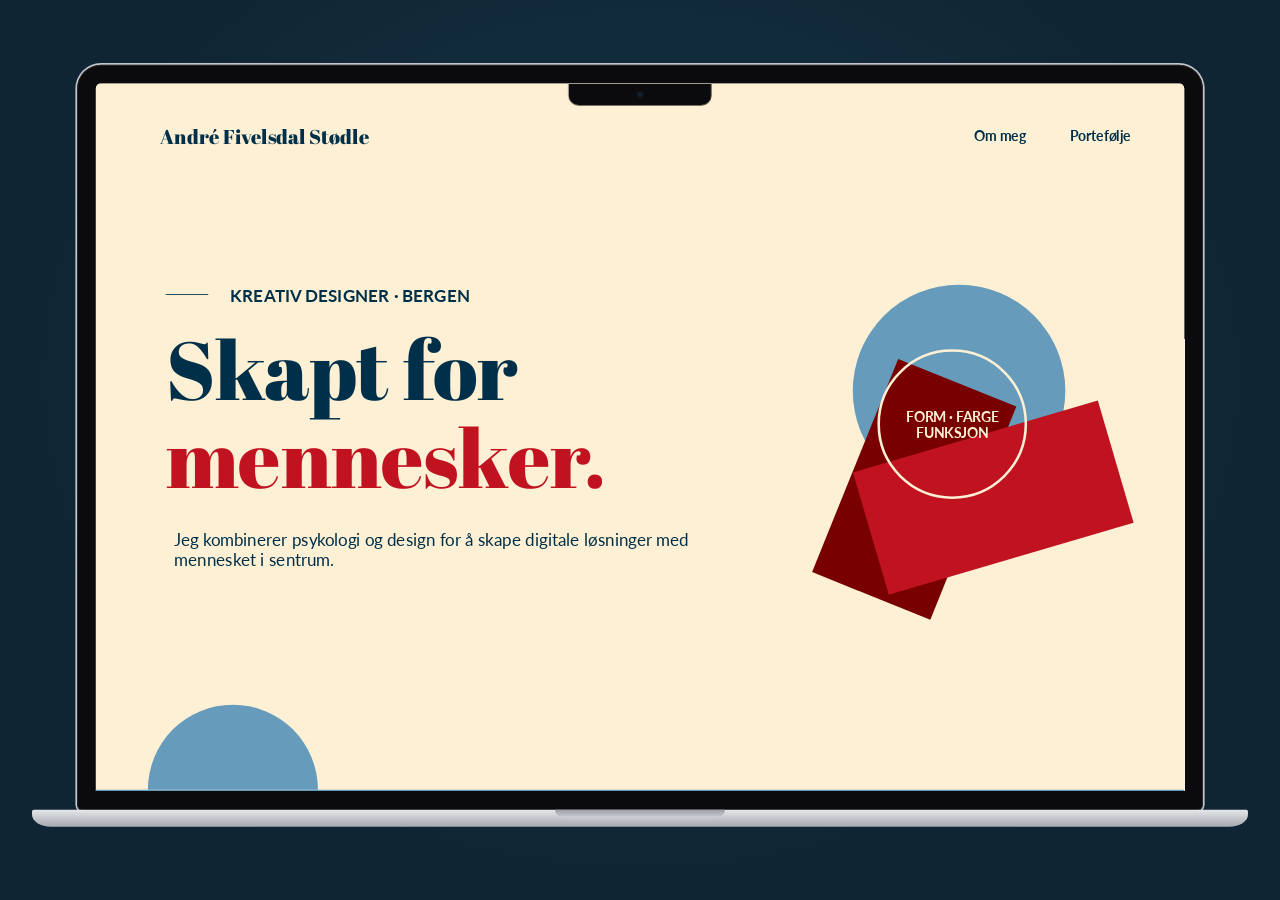
<file: index.html>
<!doctype html>
<html lang="nb">
<head>
<meta charset="utf-8">
<meta name="viewport" content="width=device-width, initial-scale=1, viewport-fit=cover">
<title>André Fivelsdal Stødle</title>
<meta name="description" content="Portefølje – kreativ designer i Bergen som kombinerer psykologi og design.">
<style>
/* Start page: the portfolio runs at exactly 1280×832 (MacBook Air 13" in points)
   inside a drawn MacBook Air that scales to fit the window.
   Under 1024px wide (phones, small tablets) the portfolio fills the screen instead. */
:root{
  --stage:#0f2533; --stage-glow:#173547; --lid:#0b0b0d; --alu-hi:#e6e7ea; --alu-lo:#a6a9b0; --edge:#c3c6cc;
  --site:#fdf0d5;
  color-scheme: dark;
}
*{box-sizing:border-box;margin:0;padding:0}
html,body{height:100%}
body{background:radial-gradient(ellipse at 50% 42%, var(--stage-glow), var(--stage) 70%);background-color:var(--stage);overflow:hidden}

.stage{position:absolute;left:50%;top:50%;width:1430px;height:906px;transform-origin:50% 50%;transform:translate(-50%,-50%) scale(var(--s,.5))}
.lid{position:absolute;left:53px;top:0;width:1324px;height:878px;background:var(--lid);border-radius:28px 28px 8px 8px;padding:22px 22px 24px;box-shadow:0 0 0 2px var(--edge), inset 0 0 0 1px #2a2a2e}
.screen{position:relative;width:1280px;height:832px;background:var(--site);overflow:hidden;border-radius:6px 6px 0 0}
.screen iframe{display:block;width:1280px;height:832px;border:0;background:var(--site)}
.notch{position:absolute;left:715px;top:22px;width:168px;height:26px;margin-left:-84px;background:var(--lid);border-radius:0 0 12px 12px;z-index:2}
.notch::after{content:"";position:absolute;left:50%;top:9px;width:8px;height:8px;margin-left:-4px;border-radius:50%;background:#1d2633;box-shadow:inset 0 0 0 2px #10151c}
.base{position:absolute;left:0;top:876px;width:1430px;height:20px;background:linear-gradient(var(--alu-hi),var(--alu-lo));border-radius:2px 2px 22px 22px / 2px 2px 14px 14px;box-shadow:0 18px 30px -10px rgba(0,0,0,.6)}
.base::before{content:"";position:absolute;left:50%;top:0;width:200px;height:8px;margin-left:-100px;background:linear-gradient(#9c9fa6,#c4c7cd);border-radius:0 0 10px 10px}

.hits{position:absolute;inset:0;pointer-events:none;overflow:hidden}
.hits a{position:absolute;display:none;pointer-events:auto;background:transparent;cursor:pointer}
.hits a:focus-visible{outline:2px solid #c1121f;outline-offset:3px}

@media (max-width:1023px){
  body{background:var(--site)}
  .stage{position:fixed;inset:0;width:auto;height:auto;transform:none}
  .lid{position:absolute;inset:0;width:auto;height:auto;padding:0;border-radius:0;box-shadow:none;background:var(--site)}
  .screen,.screen iframe{width:100%;height:100%;border-radius:0}
  .notch,.base{display:none}
}
</style>
</head>
<body>
<div class="stage" id="stage">
  <div class="lid">
    <div class="screen"><iframe src="hjem.html" data-mockup title="Porteføljen til André Fivelsdal Stødle"></iframe></div>
  </div>
  <div class="notch" aria-hidden="true"></div>
  <div class="base" aria-hidden="true"></div>
</div>
<script>
(function () {
  var stage = document.getElementById('stage');
  function fit() {
    var s = Math.min((window.innerWidth - 64) / 1430, (window.innerHeight - 56) / 906);
    stage.style.setProperty('--s', Math.max(s, 0.2).toFixed(4));
  }
  fit();
  window.addEventListener('resize', fit);

  /* External links (Innoaktiv, LinkedIn) live inside the screen frame, where the viewer
     blocks them. Place a real link on this page exactly over each one, so the visitor's
     click lands on a normal link the viewer opens in a new tab. */
  var frame = stage.querySelector('iframe');
  var layer = document.createElement('div');
  layer.className = 'hits';
  stage.querySelector('.screen').appendChild(layer);
  var pairs = [];

  function place() {

    pairs.forEach(function (p) {
      var r = p.src.getBoundingClientRect();
      var hidden = r.width === 0 || r.bottom < 0 || r.top > frame.clientHeight;
      p.hit.style.display = hidden ? 'none' : 'block';
      if (hidden) return;
      p.hit.style.left = r.left + 'px'; p.hit.style.top = r.top + 'px';
      p.hit.style.width = r.width + 'px'; p.hit.style.height = r.height + 'px';
      p.hit.style.borderRadius = getComputedStyle(p.src).borderRadius;
    });
  }
  function schedule() { place(); }

  function bind() {
    layer.textContent = ''; pairs = [];
    var win, doc;
    try { win = frame.contentWindow; doc = frame.contentDocument; } catch (e) { return; }
    if (!doc) return;
    doc.querySelectorAll('a[href^="http"]').forEach(function (src) {
      var hit = document.createElement('a');
      hit.href = src.href; hit.target = '_blank'; hit.rel = 'noopener';
      hit.setAttribute('aria-label', src.getAttribute('aria-label') || src.textContent.trim() || src.href);
      hit.addEventListener('mouseenter', function () { src.classList.add('is-hover'); });
      hit.addEventListener('mouseleave', function () { src.classList.remove('is-hover'); });
      hit.addEventListener('wheel', function (e) { win.scrollBy(0, e.deltaY); }, { passive: true });
      layer.appendChild(hit);
      pairs.push({ src: src, hit: hit });
    });
    win.addEventListener('scroll', schedule, { passive: true });
    win.addEventListener('resize', schedule);
    win.addEventListener('load', schedule);
    if (doc.fonts && doc.fonts.ready) doc.fonts.ready.then(schedule);
    place(); setTimeout(place, 300); setTimeout(place, 1000);
  }
  frame.addEventListener('load', bind);
  window.addEventListener('resize', schedule);
  bind();
})();
</script>
</body>
</html>
</file>
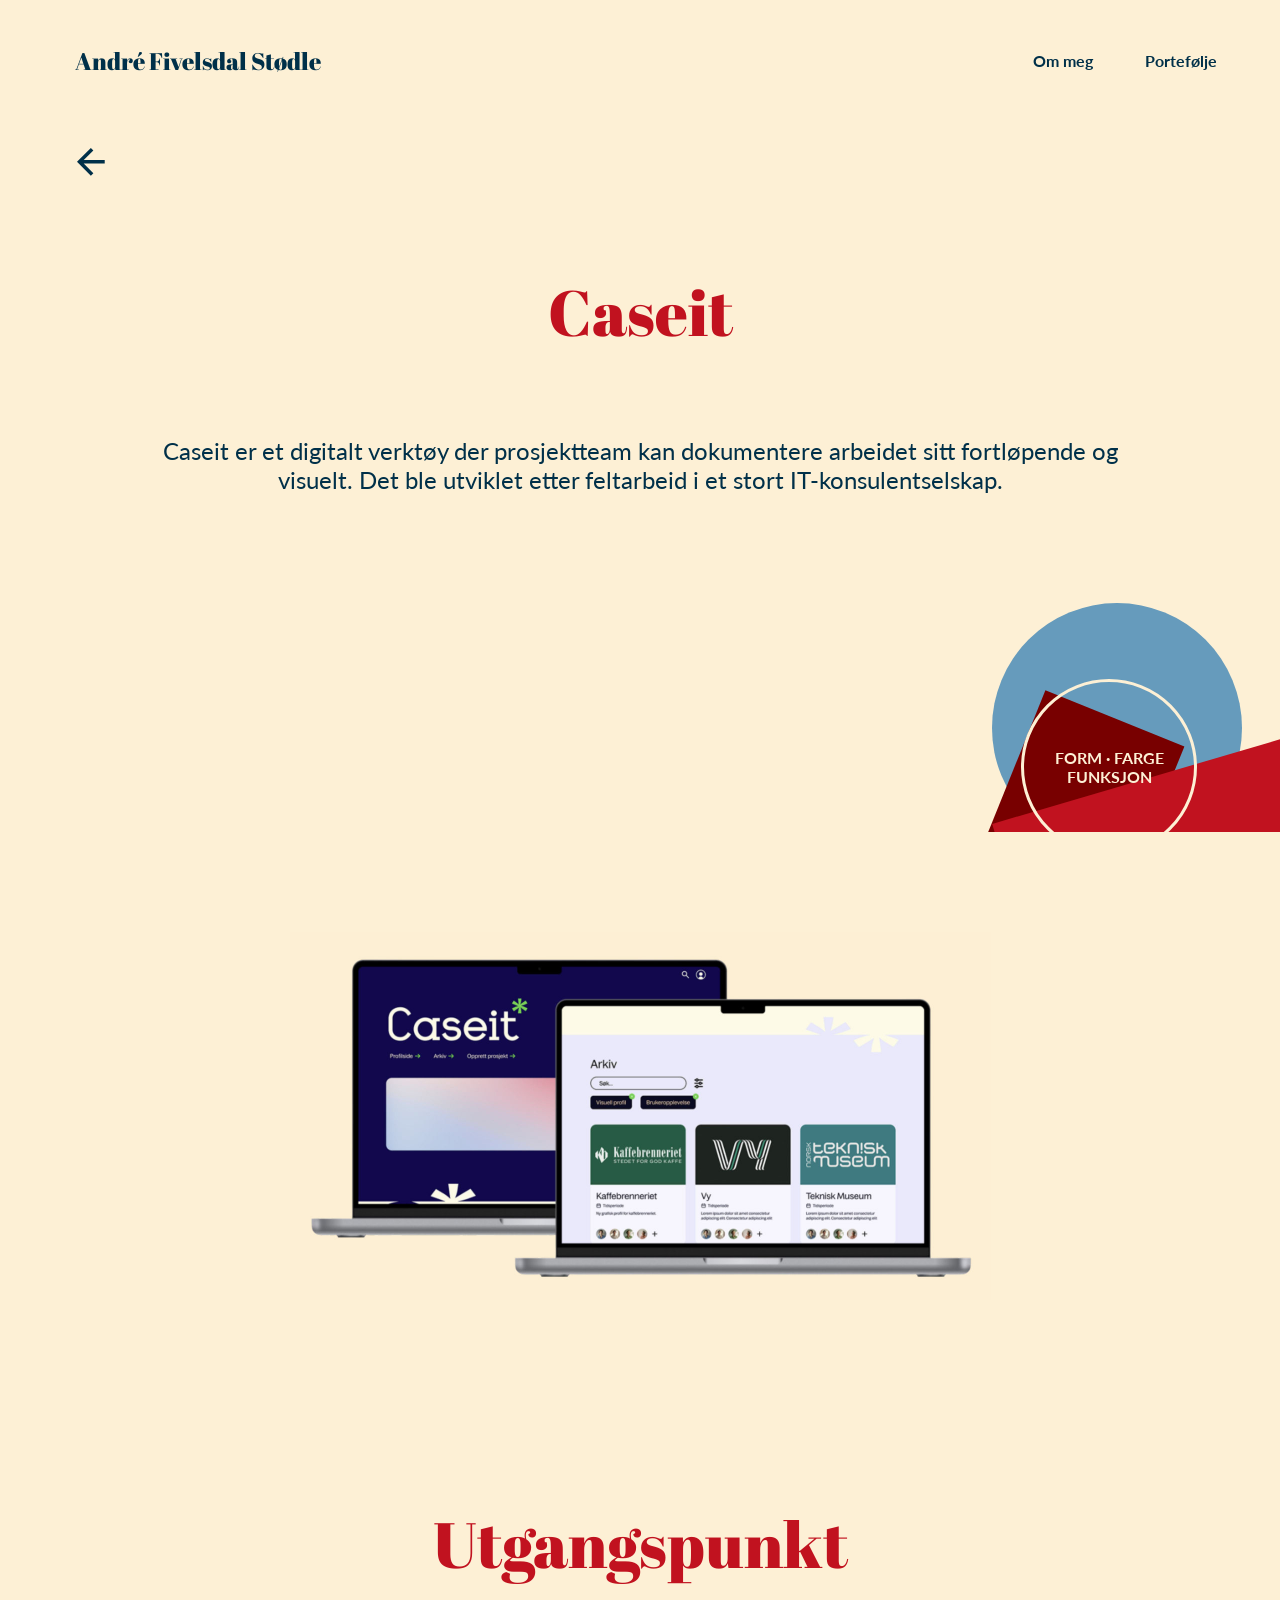
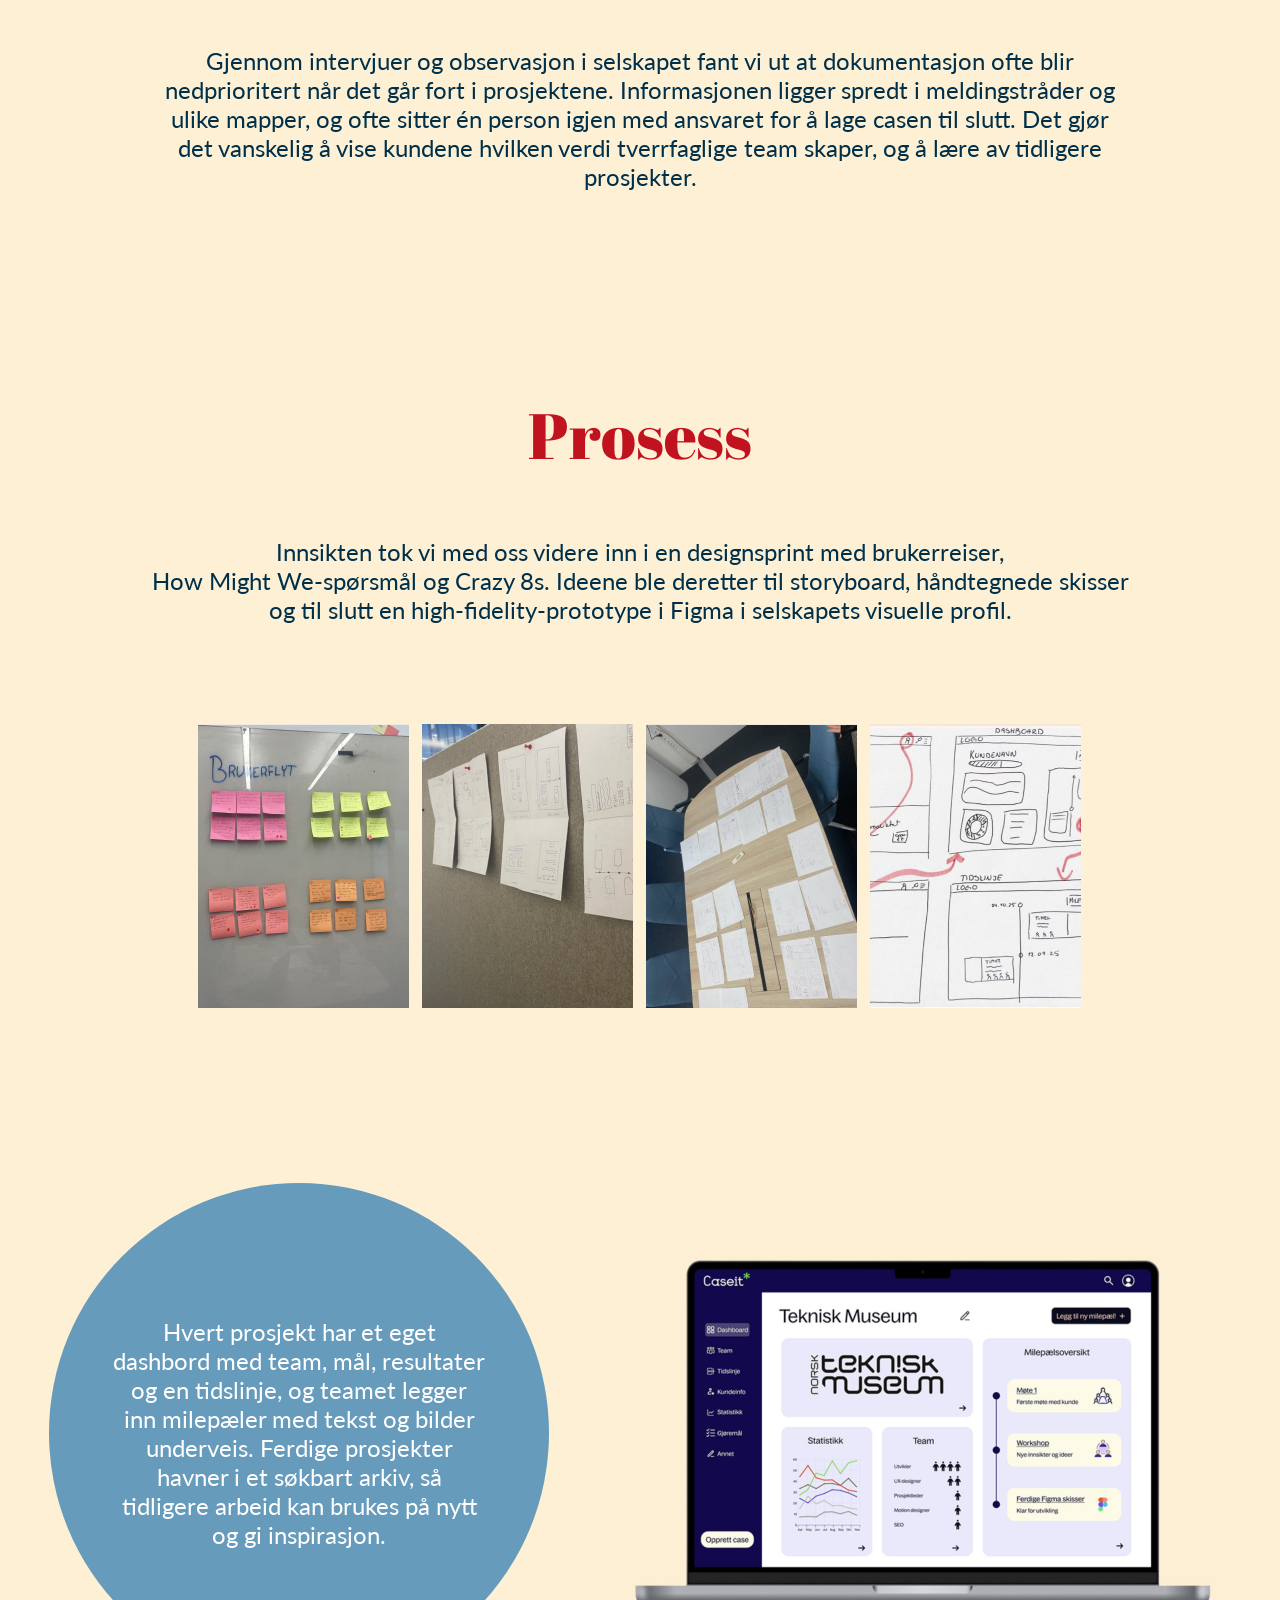
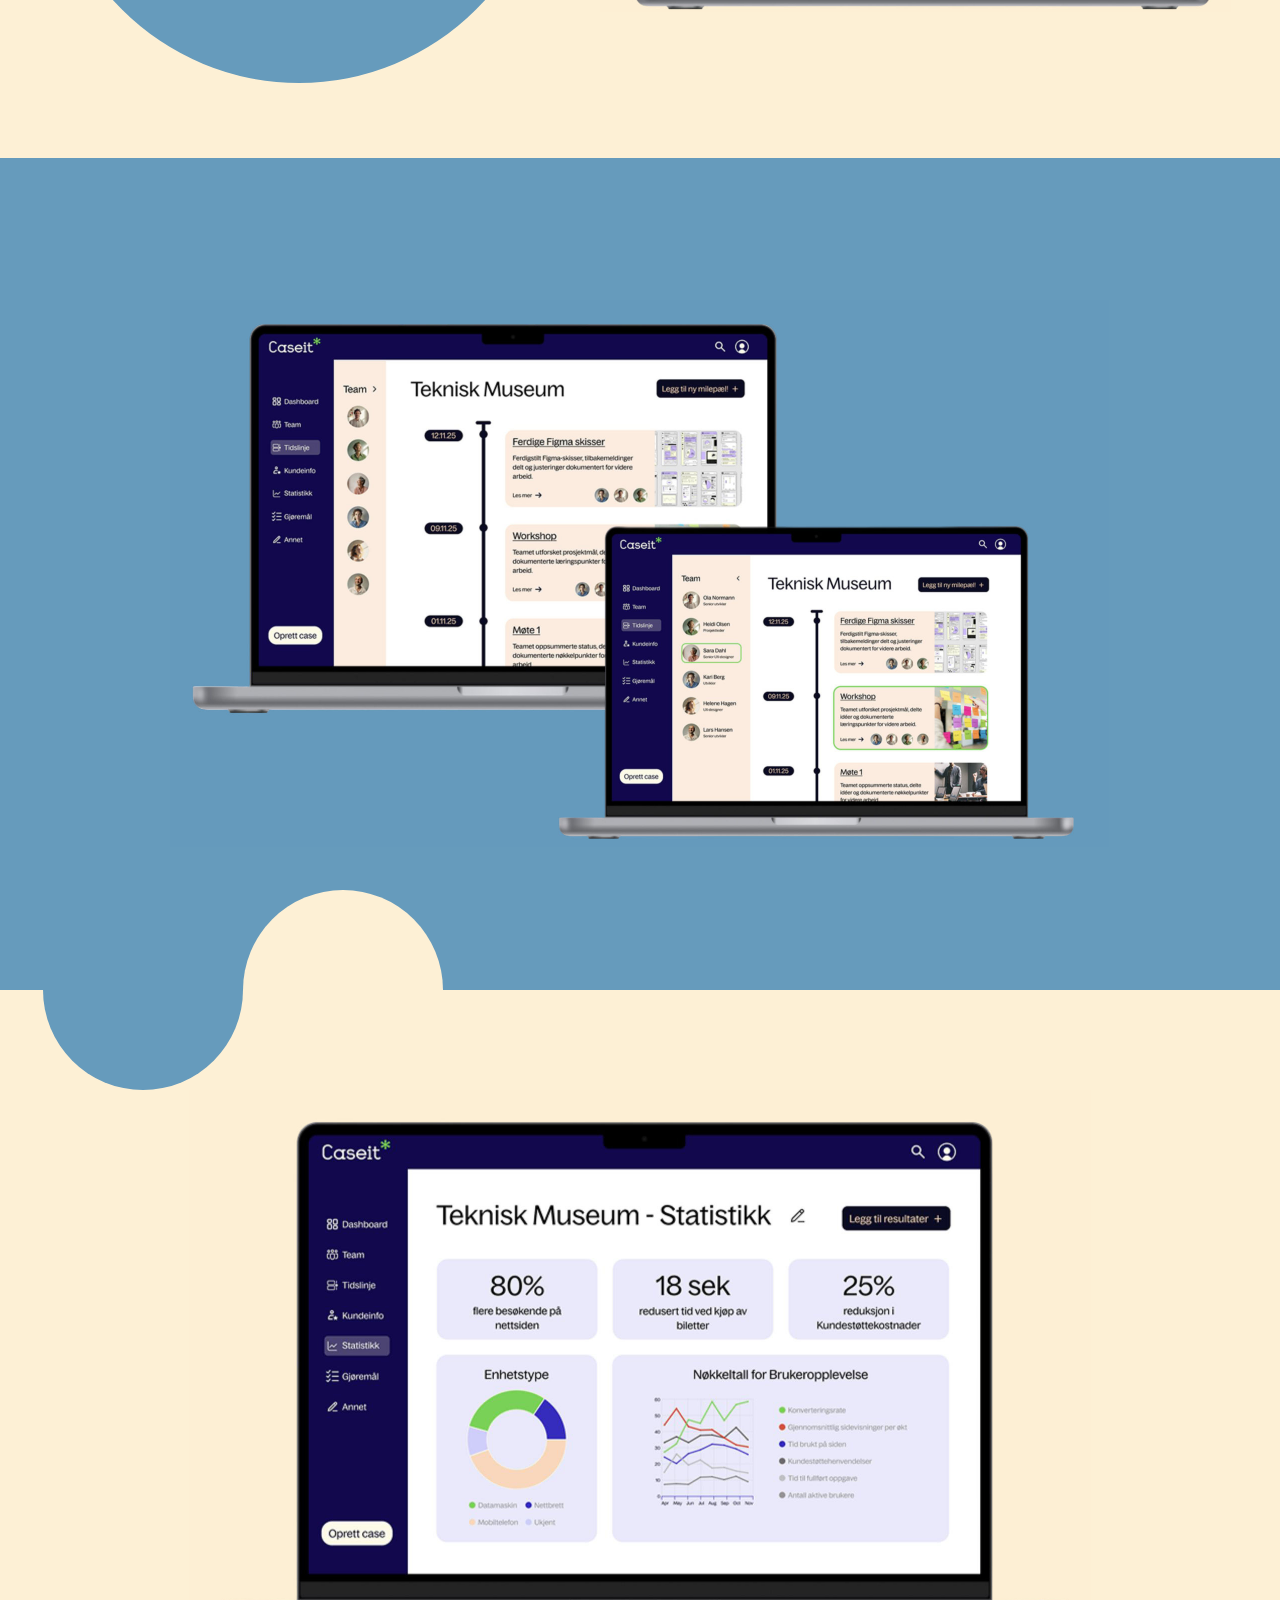
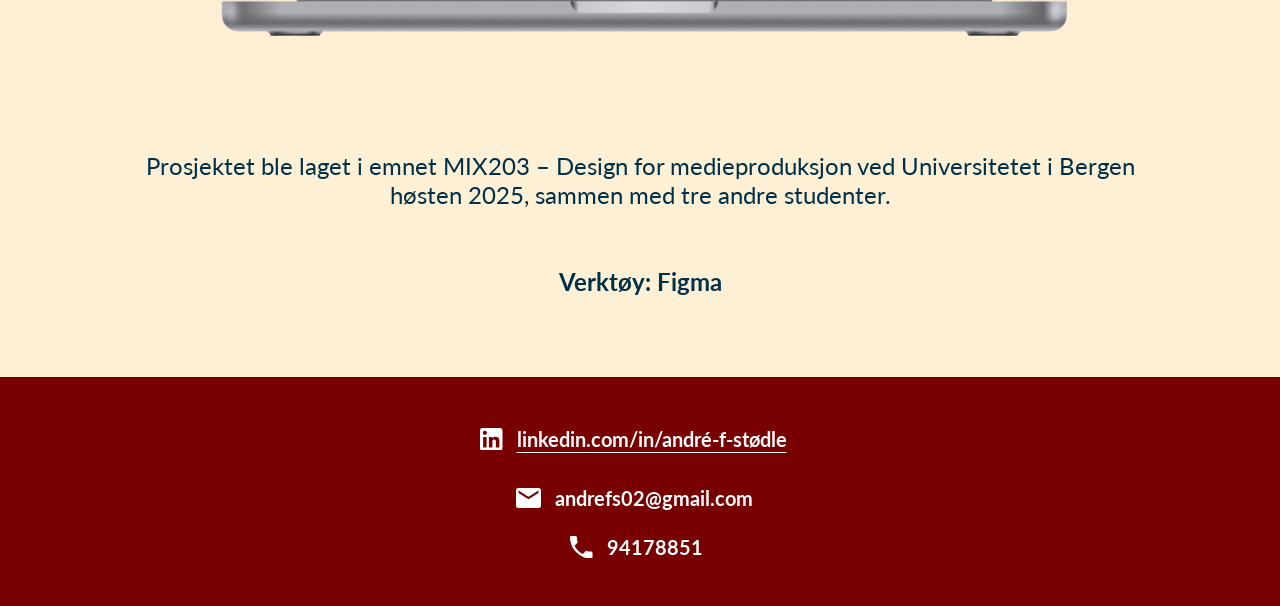
<file: caseit.html>
<!doctype html>
<html lang="nb">
<head>
<meta charset="utf-8">
<meta name="viewport" content="width=device-width, initial-scale=1">
<title>Caseit – André Fivelsdal Stødle</title>
<meta name="description" content="Caseit: et verktøy der prosjektteam dokumenterer arbeidet sitt fortløpende og visuelt.">
<link rel="preconnect" href="https://fonts.googleapis.com">
<link rel="preconnect" href="https://fonts.gstatic.com" crossorigin>
<link href="https://fonts.googleapis.com/css2?family=Abril+Fatface&family=Lato:wght@400;700&display=swap" rel="stylesheet">
<link rel="stylesheet" href="style.css">
</head>
<body>
<section class="sec top case-hero" style="--h:832"><div class="clip"><div class="deco case" aria-hidden="true"><svg viewBox="944 603 336 229" style="overflow:hidden"><circle cx="1117" cy="728" r="125" fill="#669bbc" class="s-circ"/><polygon points="1045.4,690.3 1184.4,746.4 1083.2,997.1 944.2,941.0" fill="#780000" class="s-dark"/><polygon points="1280.2,739.3 1322.3,883.0 1034.4,967.6 992.2,823.9" fill="#c1121f" class="s-red"/><circle cx="1109" cy="767" r="86.5" fill="none" stroke="#fdf0d5" stroke-width="3"/><text x="1109" y="764" text-anchor="middle">FORM · FARGE</text><text x="1109" y="783" text-anchor="middle">FUNKSJON</text></svg></div></div><div class="wrap"><div class="hdr"><a class="a brand navy" href="hjem.html" style="--x:75;--y:46;--w:260">André Fivelsdal Stødle</a><nav class="a nav navy" style="--x:1033;--y:51;--w:200" aria-label="Hovedmeny"><a href="hjem.html#om-meg">Om meg</a><a href="hjem.html#portefolje">Portefølje</a></nav></div><a class="a back" href="hjem.html" style="--x:77;--y:148;--w:28" aria-label="Tilbake til porteføljen"><svg viewBox="0 0 28 28" aria-hidden="true"><path d="M27.72 12.11v3.5h-21l9.63 9.63-2.49 2.48L0 13.86 13.86 0l2.49 2.49-9.63 9.62h21Z"/></svg></a><h1 class="a txt c h64 red" style="--x:50;--y:272;--w:1180">Caseit</h1><p class="a txt c f24 navy" style="--x:50;--y:436;--w:1180">Caseit er et digitalt verktøy der prosjektteam kan dokumentere arbeidet sitt fortløpende og <br class="d">visuelt. Det ble utviklet etter feltarbeid i et stort IT-konsulentselskap.</p></div></section>
<section class="sec " style="--h:568"><div class="wrap"><div class="a cl" style="--x:290;--y:100;--w:701.0;--hh:368.0"><div style="--l:0.000%;--t:0.000%;--iw:100.000%;--ih:100.000%"><img src="img/case-1.jpg" alt="Caseit på to bærbare datamaskiner" loading="lazy" decoding="async"></div></div></div></section>
<section class="sec " style="--h:491"><div class="wrap"><h2 class="a txt c h64 red" style="--x:50;--y:104;--w:1180">Utgangspunkt</h2><p class="a txt c f24 navy" style="--x:50;--y:246;--w:1180">Gjennom intervjuer og observasjon i selskapet fant vi ut at dokumentasjon ofte blir <br class="d">nedprioritert når det går fort i prosjektene. Informasjonen ligger spredt i meldingstråder og <br class="d">ulike mapper, og ofte sitter én person igjen med ansvaret for å lage casen til slutt. Det gjør <br class="d">det vanskelig å vise kundene hvilken verdi tverrfaglige team skaper, og å lære av tidligere <br class="d">prosjekter.</p></div></section>
<section class="sec " style="--h:817"><div class="wrap"><h2 class="a txt c h64 red" style="--x:50;--y:104;--w:1180">Prosess</h2><p class="a txt c f24 navy" style="--x:50;--y:246;--w:1180">Innsikten tok vi med oss videre inn i en designsprint med brukerreiser, <br class="d">How Might We-spørsmål og Crazy 8s. Ideene ble deretter til storyboard, håndtegnede skisser <br class="d">og til slutt en high-fidelity-prototype i Figma i selskapets visuelle profil.</p><div class="a cl" style="--x:198;--y:433;--w:883.0;--hh:284.0"><div style="--l:0.000%;--t:0.000%;--iw:23.896%;--ih:100.000%"><img src="img/case-2.jpg" alt="Brukerflyt med post-it-lapper" loading="lazy" decoding="async"></div><div style="--l:25.368%;--t:0.000%;--iw:23.896%;--ih:100.000%"><img src="img/case-3.jpg" alt="Skisser på vegg" loading="lazy" decoding="async"></div><div style="--l:50.736%;--t:0.000%;--iw:23.896%;--ih:100.000%"><img src="img/case-4.jpg" alt="Storyboard på bord" loading="lazy" decoding="async"></div><div style="--l:76.104%;--t:0.000%;--iw:23.896%;--ih:100.000%"><img src="img/case-5.jpg" alt="Håndtegnede skisser av dashbord" loading="lazy" decoding="async"></div></div></div></section>
<section class="sec " style="--h:650"><div class="wrap"><div class="a circ " style="--x:49;--y:75;--w:500"><div class="f24 wh">Hvert prosjekt har et eget <br class="d">dashbord med team, mål, resultater <br class="d">og en tidslinje, og teamet legger <br class="d">inn milepæler med tekst og bilder <br class="d">underveis. Ferdige prosjekter <br class="d">havner i et søkbart arkiv, så <br class="d">tidligere arbeid kan brukes på nytt <br class="d">og gi inspirasjon.</div></div><div class="a cl" style="--x:600;--y:146;--w:631.0;--hh:358.0"><div style="--l:0.000%;--t:0.000%;--iw:100.000%;--ih:100.000%"><img src="img/case-6.jpg" alt="Caseit: prosjektdashbord for Teknisk Museum" loading="lazy" decoding="async"></div></div></div></section>
<section class="sec blue" style="--h:832"><div class="wrap"><div class="a cl" style="--x:170;--y:142;--w:939.0;--hh:547.0"><div style="--l:0.000%;--t:0.000%;--iw:100.000%;--ih:100.000%"><img src="img/case-7.jpg" alt="Caseit: tidslinje med milepæler" loading="lazy" decoding="async"></div></div></div></section>
<section class="sec " style="--h:987"><div class="wrap"><div class="bump up r" style="--x:343" aria-hidden="true"></div><div class="bump down blue" style="--x:143" aria-hidden="true"></div><div class="a cl" style="--x:189;--y:100;--w:902.0;--hh:561.0"><div style="--l:0.000%;--t:0.000%;--iw:100.000%;--ih:100.000%"><img src="img/case-8.jpg" alt="Caseit: statistikkside" loading="lazy" decoding="async"></div></div><p class="a txt c f24 navy" style="--x:50;--y:761;--w:1180">Prosjektet ble laget i emnet MIX203 – Design for medieproduksjon ved Universitetet i Bergen <br class="d">høsten 2025, sammen med tre andre studenter.</p><p class="a txt c f24 b navy" style="--x:50;--y:848;--w:1180">Verktøy: Figma</p></div></section>
<footer class="sec foot" style="--h:229" id="kontakt"><div class="wrap"><div class="a fi" style="--x:480;--y:50;--w:330;gap:calc(14*var(--u))"><svg width="22.5" height="22.5" viewBox="0 0 22.5 22.5" style="width:calc(22.5*var(--u));height:calc(22.5*var(--u))" aria-hidden="true"><path d="M20 0a2.5 2.5 0 0 1 2.5 2.5V20a2.5 2.5 0 0 1-2.5 2.5H2.5A2.5 2.5 0 0 1 0 20V2.5A2.5 2.5 0 0 1 2.5 0H20m-.62 19.38v-6.63a4.08 4.08 0 0 0-4.08-4.07c-1.06 0-2.3.64-2.9 1.62V8.91H8.91v10.47h3.49v-6.17c0-.96.77-1.75 1.74-1.75a1.75 1.75 0 0 1 1.75 1.75v6.17h3.49M4.85 6.95a2.1 2.1 0 0 0 2.1-2.1c0-1.16-.94-2.11-2.1-2.11a2.11 2.11 0 0 0-2.11 2.11c0 1.16.95 2.1 2.11 2.1m1.74 12.43V8.91H3.12v10.47h3.47Z"/></svg><a href="https://www.linkedin.com/in/andré-f-stødle" target="_blank" rel="noopener">linkedin.com/in/andré-f-stødle</a></div><div class="a fi" style="--x:516;--y:109;--w:260;gap:calc(14*var(--u))"><svg width="25" height="20" viewBox="0 0 25 20" style="width:calc(25*var(--u));height:calc(20*var(--u))" aria-hidden="true"><path d="M22.5 5l-10 6.25L2.5 5V2.5l10 6.25 10-6.25m0-2.5h-20A2.5 2.5 0 0 0 0 2.5v15A2.5 2.5 0 0 0 2.5 20h20a2.5 2.5 0 0 0 2.5-2.5v-15C25 1.11 23.88 0 22.5 0Z"/></svg><span>andrefs02@gmail.com</span></div><div class="a fi" style="--x:570;--y:158;--w:200;gap:calc(14*var(--u))"><svg width="22.5" height="22.5" viewBox="0 0 22.5 22.5" style="width:calc(22.5*var(--u));height:calc(22.5*var(--u))" aria-hidden="true"><path d="M4.53 9.74a18.9 18.9 0 0 0 8.23 8.24l2.75-2.75c.35-.35.84-.46 1.28-.32 1.4.47 2.9.71 4.46.71A1.25 1.25 0 0 1 22.5 16.88v4.37a1.25 1.25 0 0 1-1.25 1.25A21.25 21.25 0 0 1 0 1.25 1.25 1.25 0 0 1 1.25 0h4.37a1.25 1.25 0 0 1 1.26 1.25c0 1.56.24 3.06.71 4.46.13.44.03.93-.31 1.28L4.53 9.74Z"/></svg><span>94178851</span></div></div></footer>
<script src="nav.js"></script>
</body>
</html>
</file>
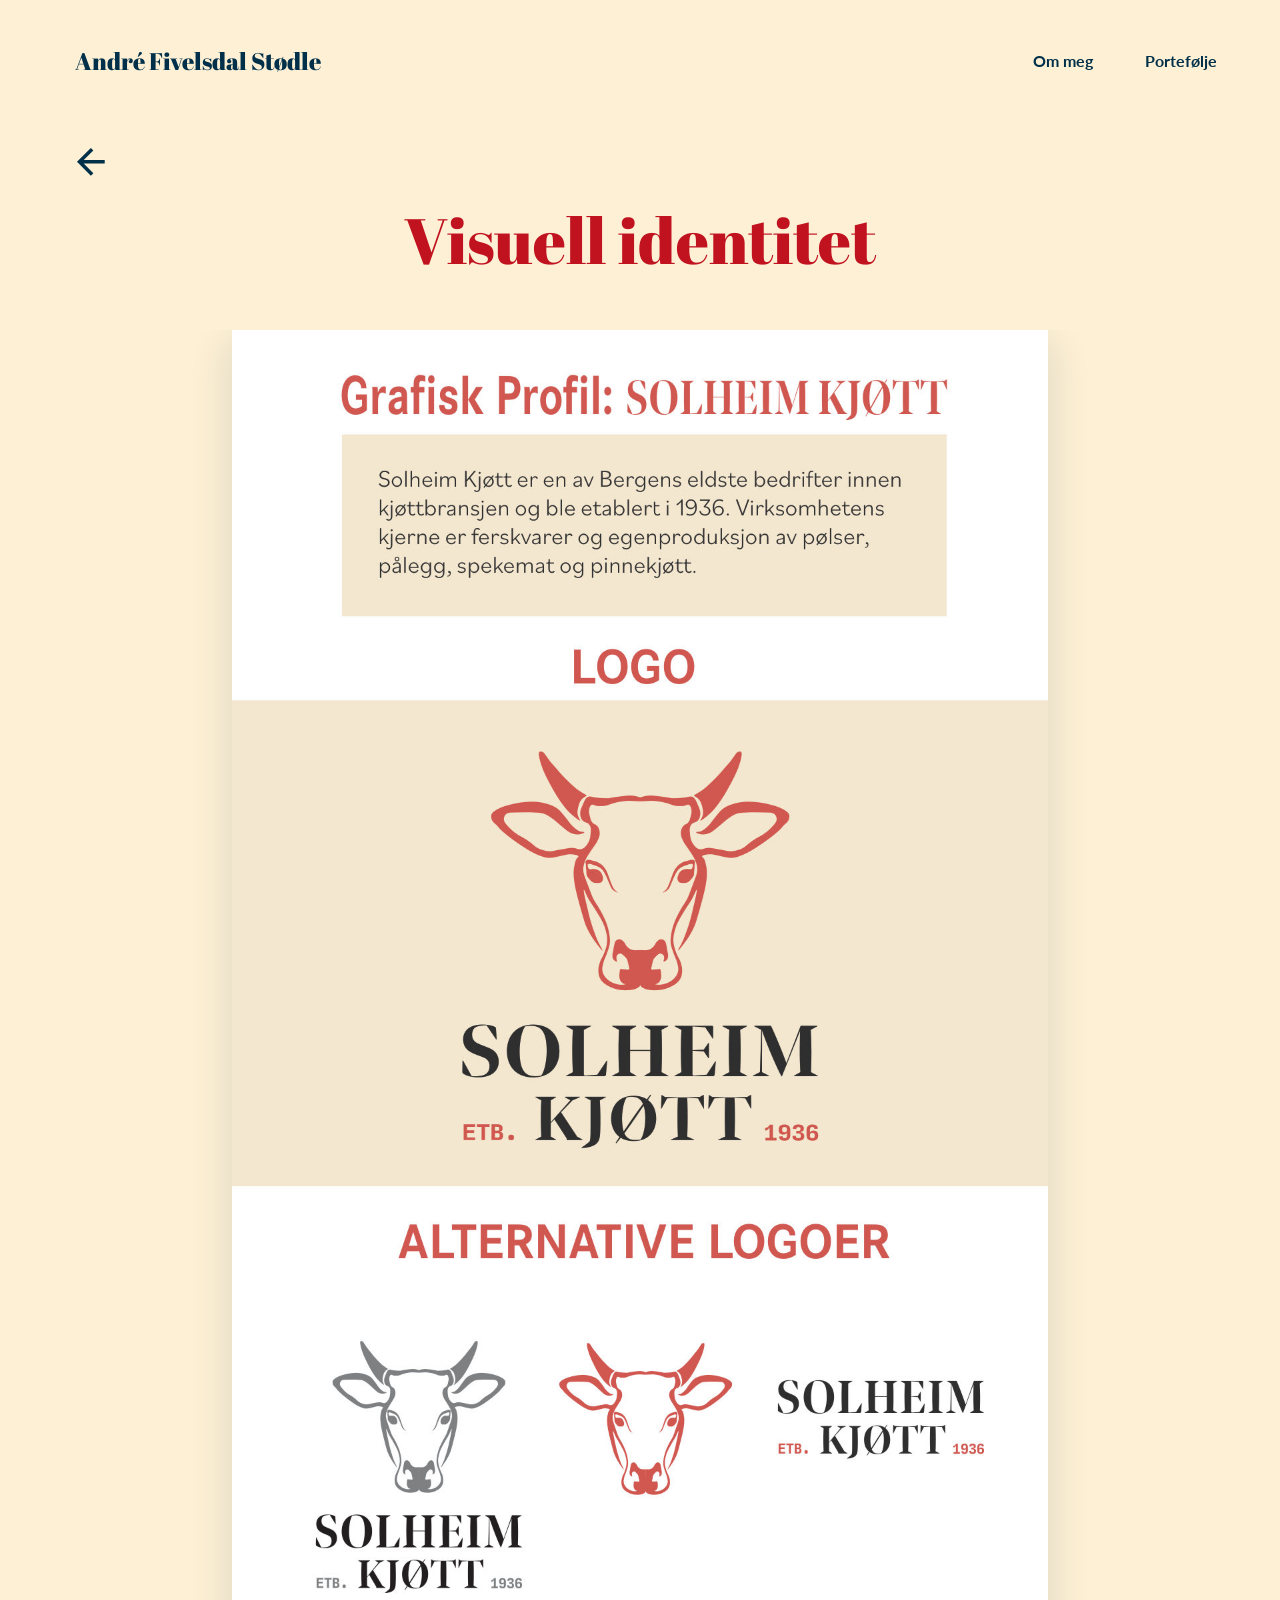
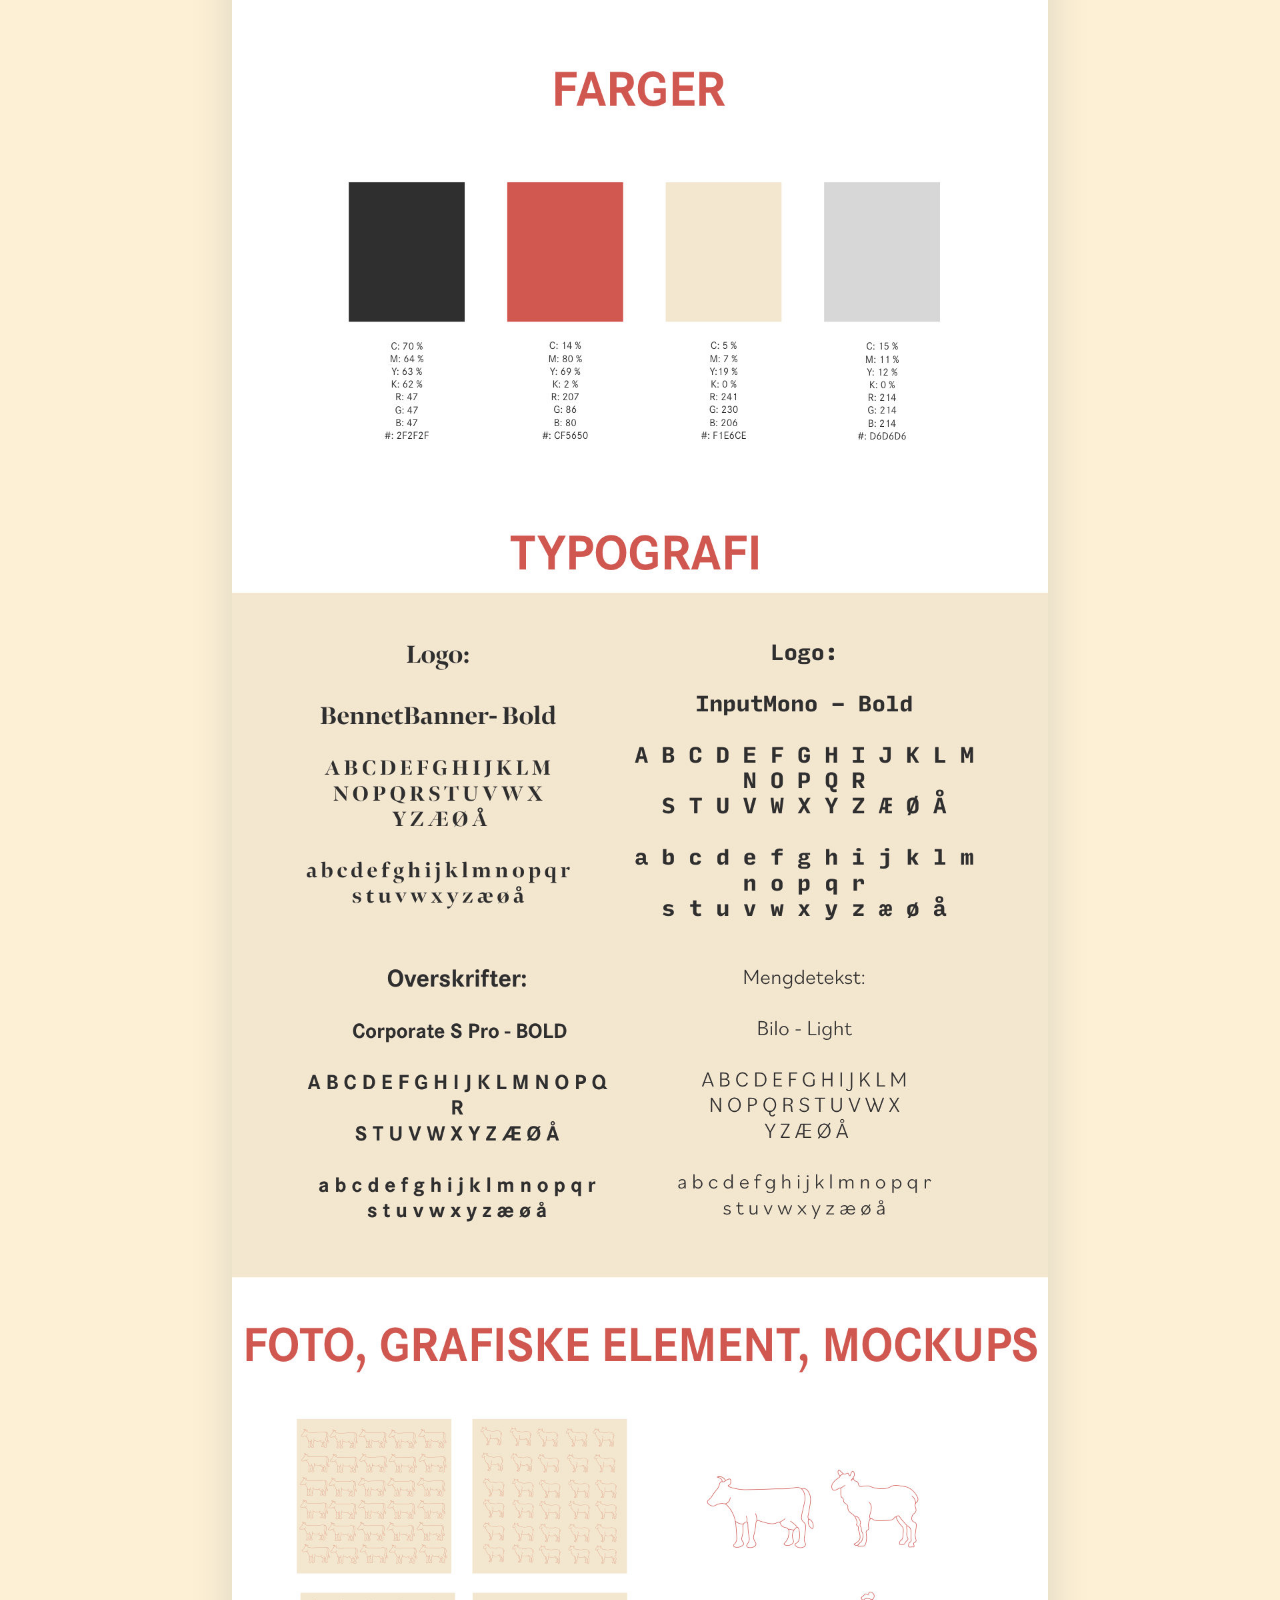
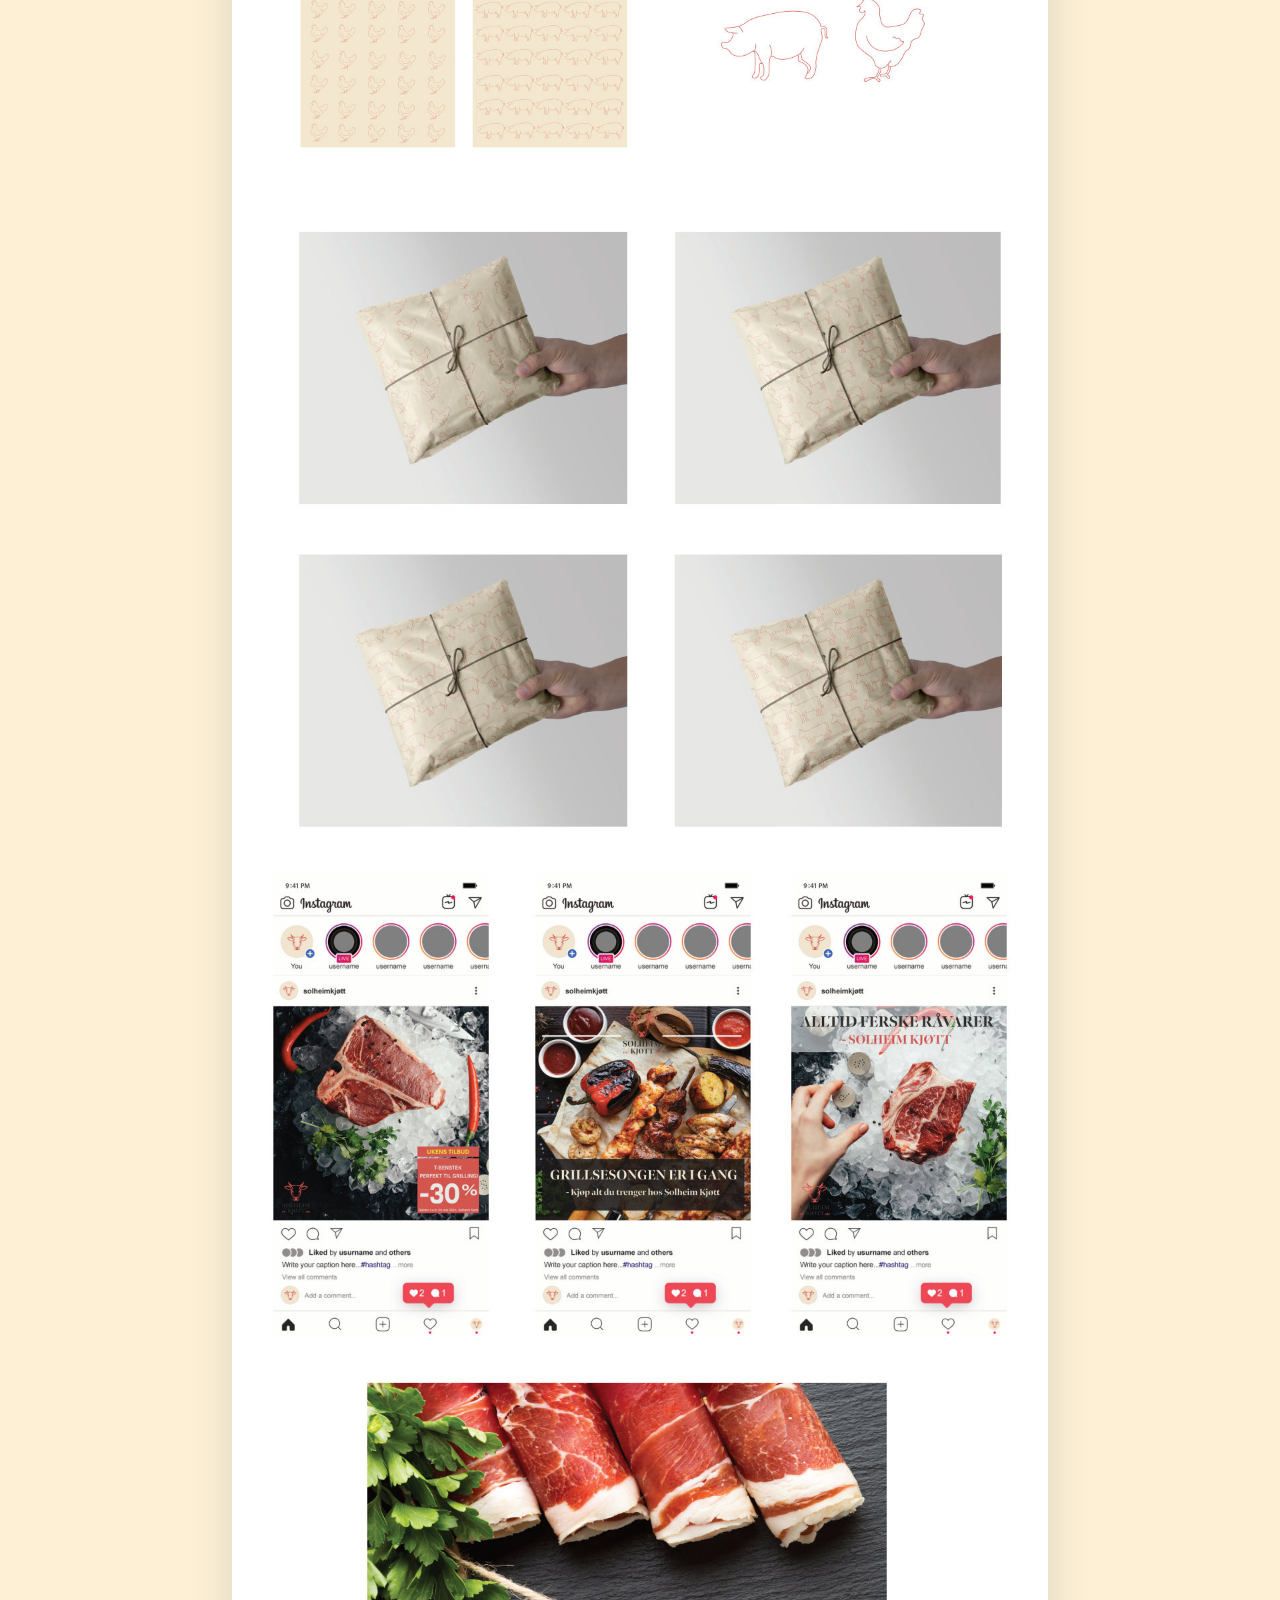
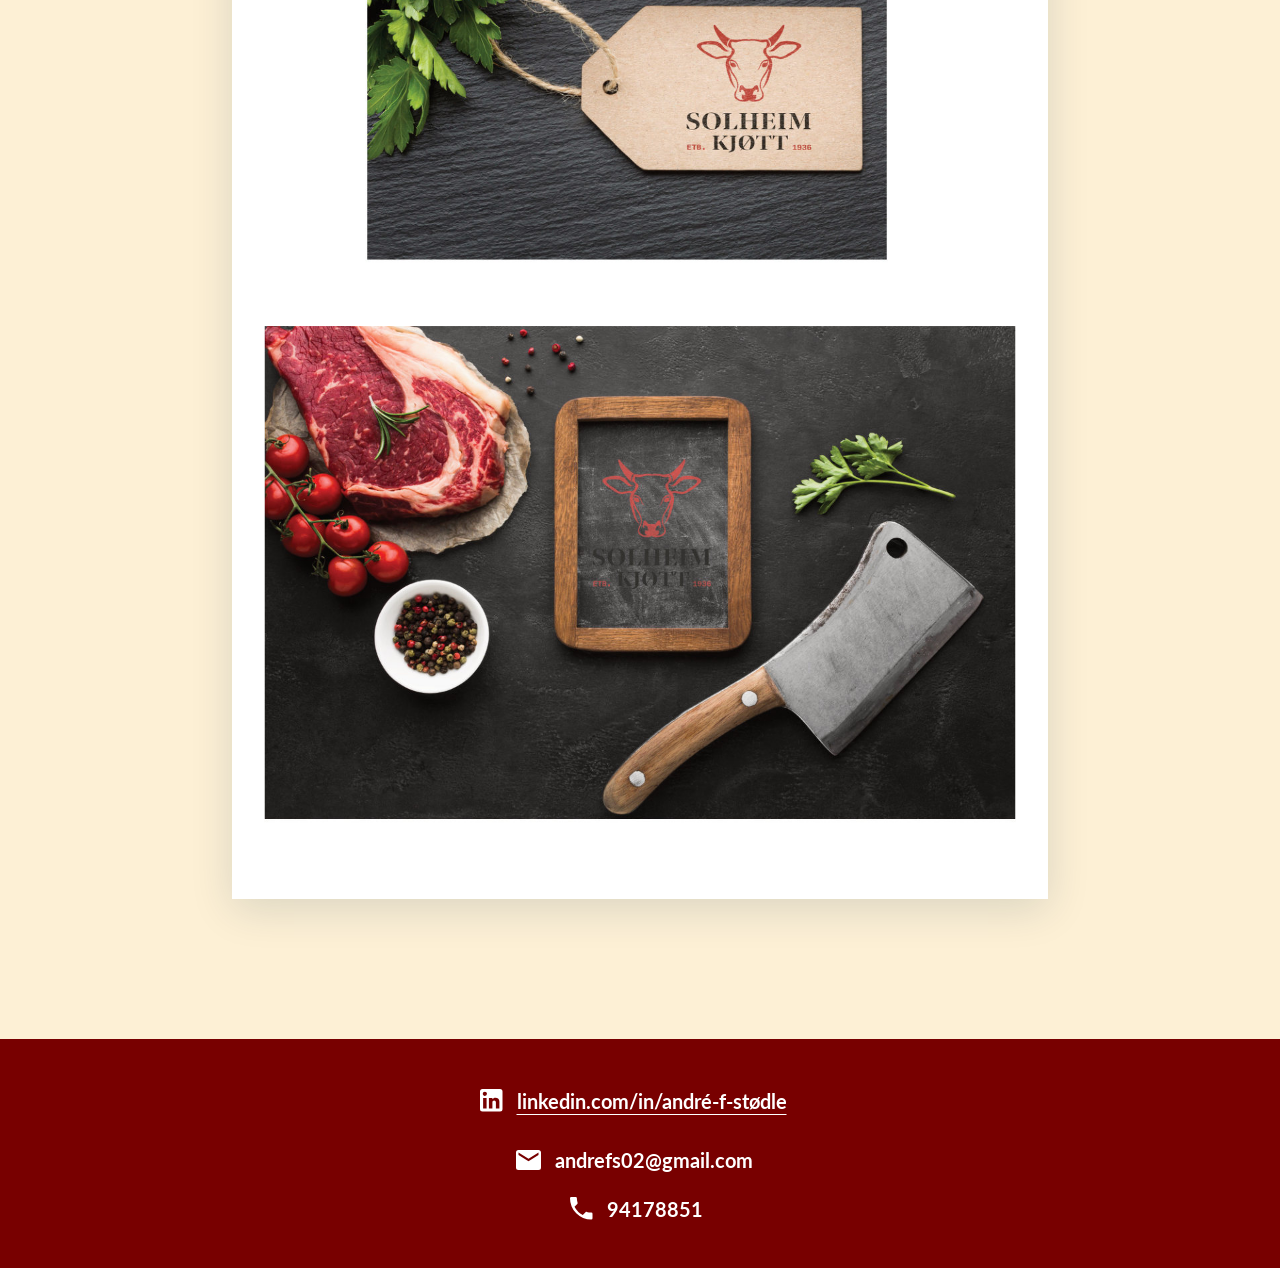
<file: grafisk-profil.html>
<!doctype html>
<html lang="nb">
<head>
<meta charset="utf-8">
<meta name="viewport" content="width=device-width, initial-scale=1">
<title>Visuell identitet – Solheim Kjøtt</title>
<meta name="description" content="Den visuelle identiteten for Solheim Kjøtt.">
<link rel="preconnect" href="https://fonts.googleapis.com">
<link rel="preconnect" href="https://fonts.gstatic.com" crossorigin>
<link href="https://fonts.googleapis.com/css2?family=Abril+Fatface&family=Lato:wght@400;700&display=swap" rel="stylesheet">
<link rel="stylesheet" href="style.css">
</head>
<body>
<section class="sec top" style="--h:330"><div class="wrap"><div class="hdr"><a class="a brand navy" href="hjem.html" style="--x:75;--y:46;--w:260">André Fivelsdal Stødle</a><nav class="a nav navy" style="--x:1033;--y:51;--w:200" aria-label="Hovedmeny"><a href="hjem.html#om-meg">Om meg</a><a href="hjem.html#portefolje">Portefølje</a></nav></div><a class="a back" href="solheim-kjott.html" style="--x:77;--y:148;--w:28" aria-label="Tilbake til porteføljen"><svg viewBox="0 0 28 28" aria-hidden="true"><path d="M27.72 12.11v3.5h-21l9.63 9.63-2.49 2.48L0 13.86 13.86 0l2.49 2.49-9.63 9.62h21Z"/></svg></a><h1 class="a txt c h64 red" style="--x:50;--y:200;--w:1180">Visuell identitet</h1></div></section>
<section class="gp" aria-label="Grafisk profil for Solheim Kjøtt"><div class="gp-doc"><img src="img/gp-1.jpg" alt="Grafisk profil for Solheim Kjøtt, del 1 av 4" decoding="async"><img src="img/gp-2.jpg" alt="Grafisk profil for Solheim Kjøtt, del 2 av 4" loading="lazy" decoding="async"><img src="img/gp-3.jpg" alt="Grafisk profil for Solheim Kjøtt, del 3 av 4" loading="lazy" decoding="async"><img src="img/gp-4.jpg" alt="Grafisk profil for Solheim Kjøtt, del 4 av 4" loading="lazy" decoding="async"></div></section>
<footer class="sec foot" style="--h:229" id="kontakt"><div class="wrap"><div class="a fi" style="--x:480;--y:50;--w:330;gap:calc(14*var(--u))"><svg width="22.5" height="22.5" viewBox="0 0 22.5 22.5" style="width:calc(22.5*var(--u));height:calc(22.5*var(--u))" aria-hidden="true"><path d="M20 0a2.5 2.5 0 0 1 2.5 2.5V20a2.5 2.5 0 0 1-2.5 2.5H2.5A2.5 2.5 0 0 1 0 20V2.5A2.5 2.5 0 0 1 2.5 0H20m-.62 19.38v-6.63a4.08 4.08 0 0 0-4.08-4.07c-1.06 0-2.3.64-2.9 1.62V8.91H8.91v10.47h3.49v-6.17c0-.96.77-1.75 1.74-1.75a1.75 1.75 0 0 1 1.75 1.75v6.17h3.49M4.85 6.95a2.1 2.1 0 0 0 2.1-2.1c0-1.16-.94-2.11-2.1-2.11a2.11 2.11 0 0 0-2.11 2.11c0 1.16.95 2.1 2.11 2.1m1.74 12.43V8.91H3.12v10.47h3.47Z"/></svg><a href="https://www.linkedin.com/in/andré-f-stødle" target="_blank" rel="noopener">linkedin.com/in/andré-f-stødle</a></div><div class="a fi" style="--x:516;--y:109;--w:260;gap:calc(14*var(--u))"><svg width="25" height="20" viewBox="0 0 25 20" style="width:calc(25*var(--u));height:calc(20*var(--u))" aria-hidden="true"><path d="M22.5 5l-10 6.25L2.5 5V2.5l10 6.25 10-6.25m0-2.5h-20A2.5 2.5 0 0 0 0 2.5v15A2.5 2.5 0 0 0 2.5 20h20a2.5 2.5 0 0 0 2.5-2.5v-15C25 1.11 23.88 0 22.5 0Z"/></svg><span>andrefs02@gmail.com</span></div><div class="a fi" style="--x:570;--y:158;--w:200;gap:calc(14*var(--u))"><svg width="22.5" height="22.5" viewBox="0 0 22.5 22.5" style="width:calc(22.5*var(--u));height:calc(22.5*var(--u))" aria-hidden="true"><path d="M4.53 9.74a18.9 18.9 0 0 0 8.23 8.24l2.75-2.75c.35-.35.84-.46 1.28-.32 1.4.47 2.9.71 4.46.71A1.25 1.25 0 0 1 22.5 16.88v4.37a1.25 1.25 0 0 1-1.25 1.25A21.25 21.25 0 0 1 0 1.25 1.25 1.25 0 0 1 1.25 0h4.37a1.25 1.25 0 0 1 1.26 1.25c0 1.56.24 3.06.71 4.46.13.44.03.93-.31 1.28L4.53 9.74Z"/></svg><span>94178851</span></div></div></footer>
<script src="nav.js"></script>
</body>
</html>
</file>
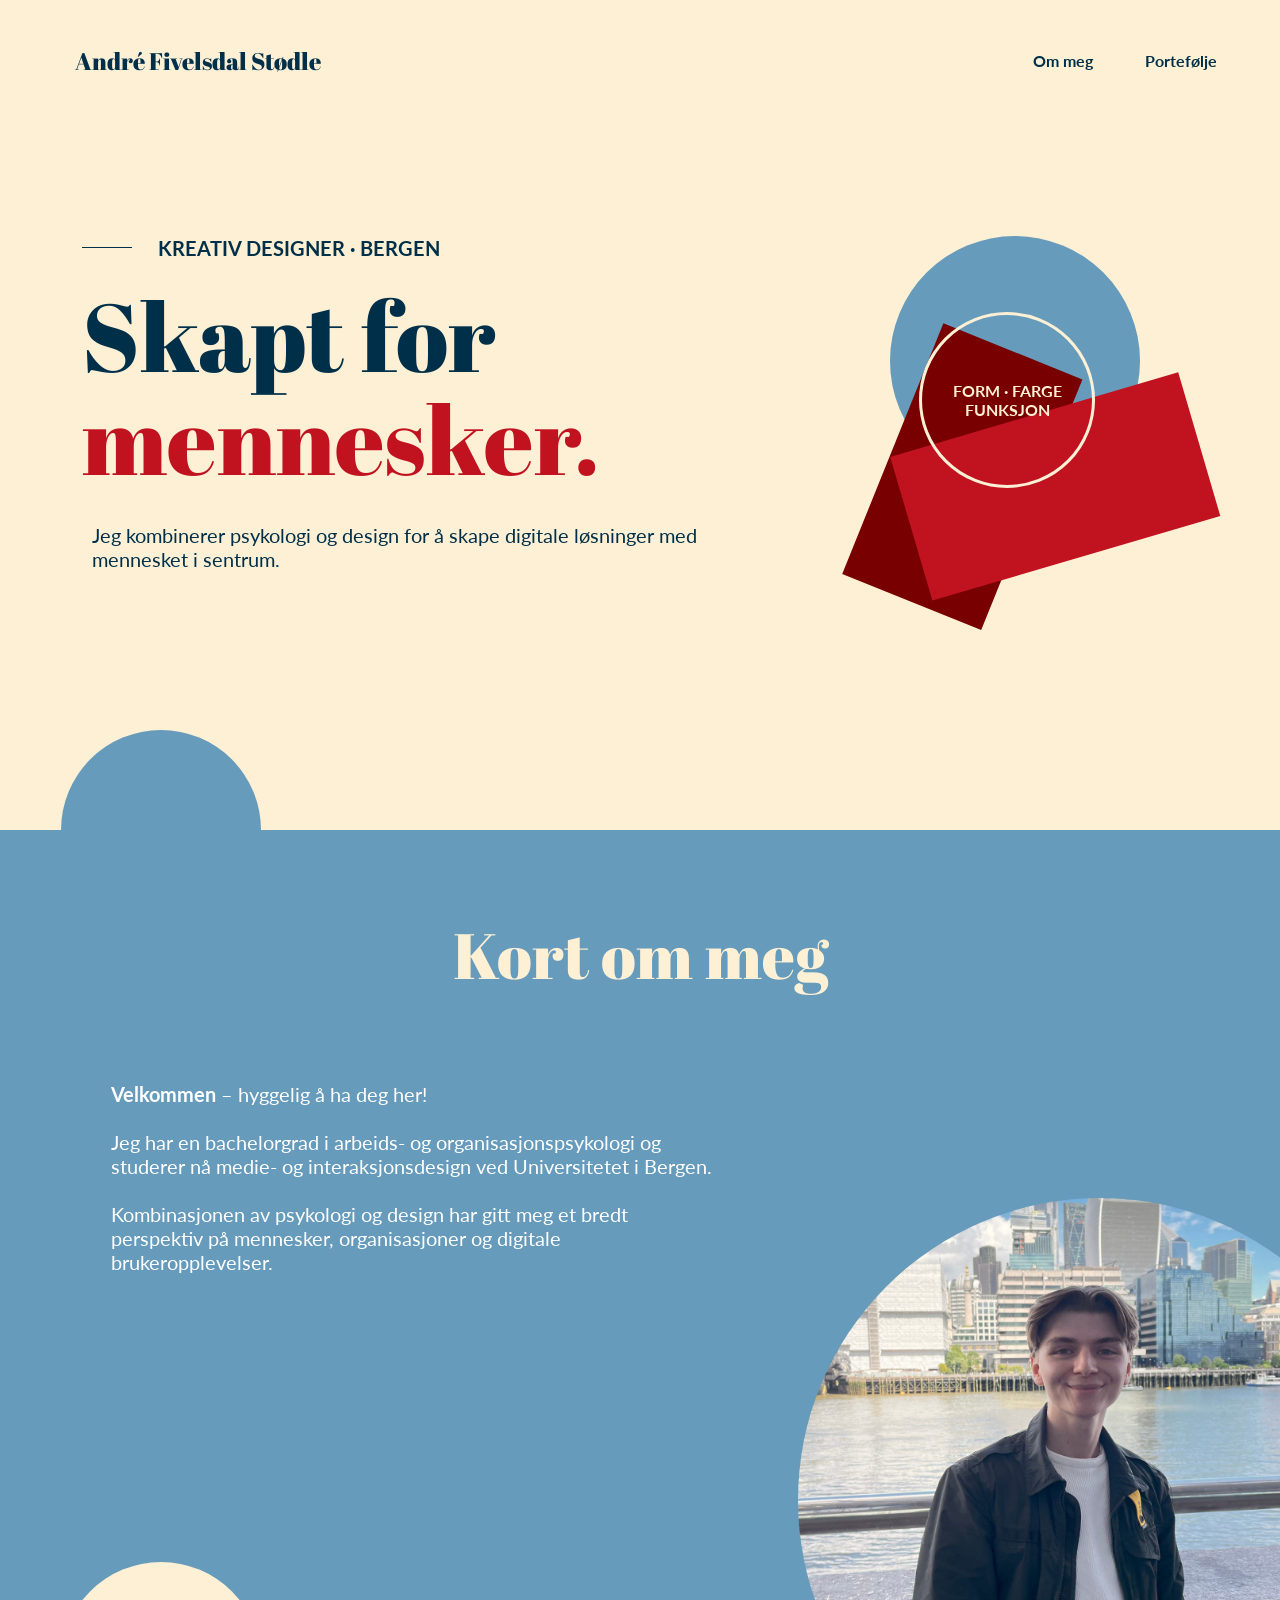
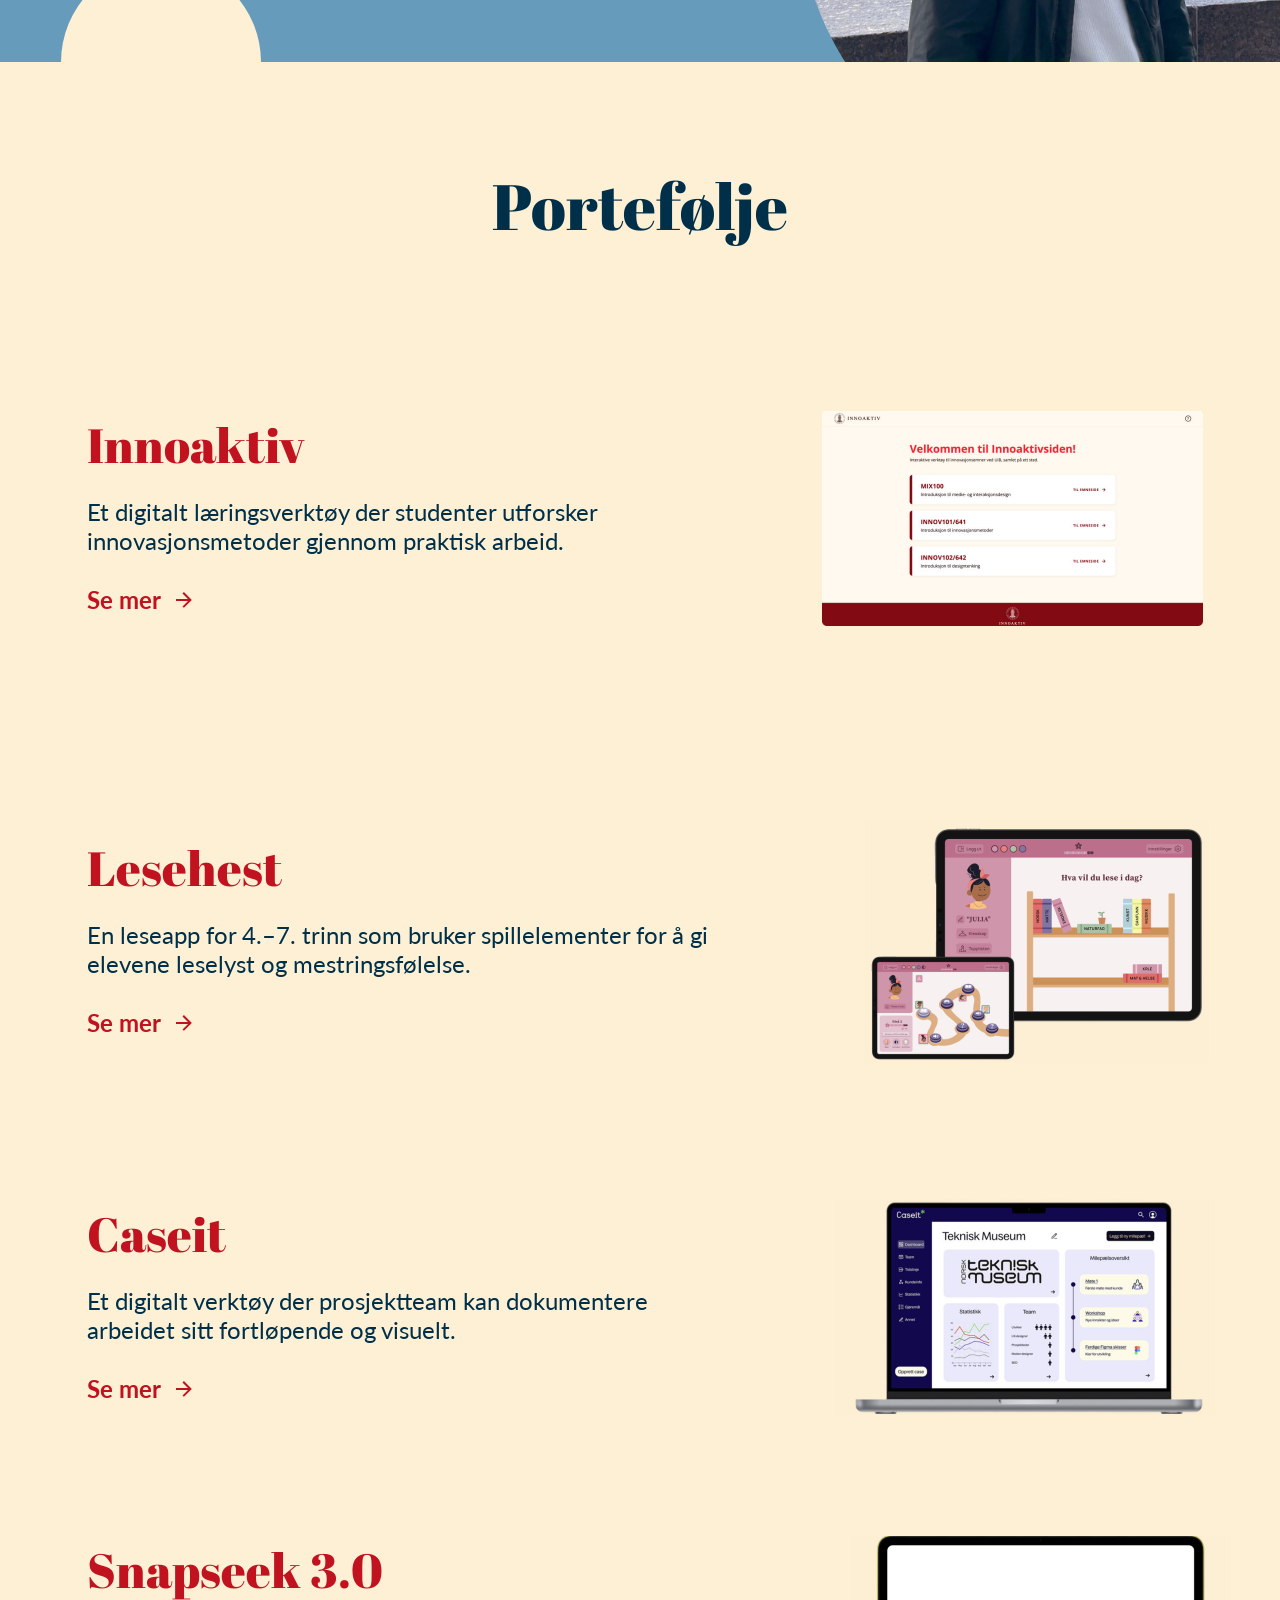
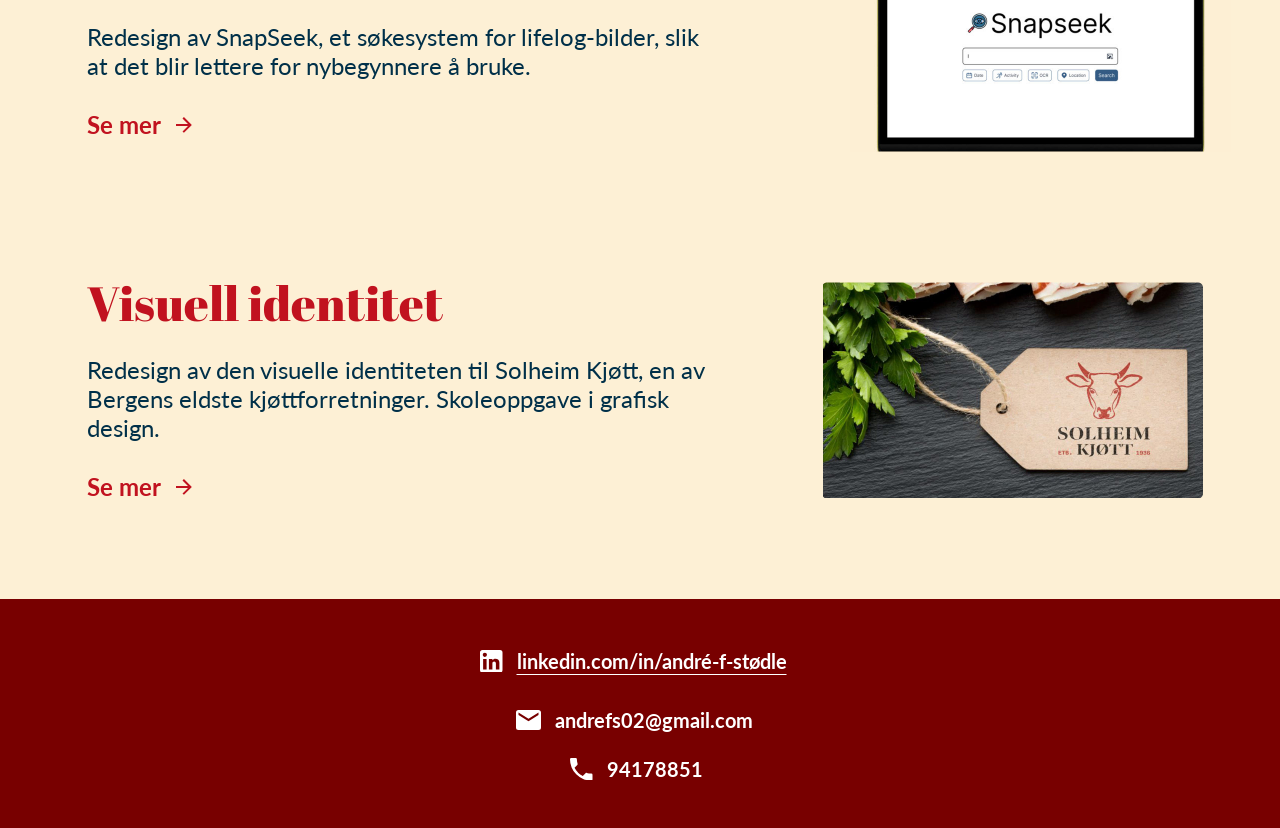
<file: hjem.html>
<!doctype html>
<html lang="nb">
<head>
<meta charset="utf-8">
<meta name="viewport" content="width=device-width, initial-scale=1">
<title>André Fivelsdal Stødle</title>
<meta name="description" content="Portefølje – kreativ designer i Bergen som kombinerer psykologi og design.">
<link rel="preconnect" href="https://fonts.googleapis.com">
<link rel="preconnect" href="https://fonts.gstatic.com" crossorigin>
<link href="https://fonts.googleapis.com/css2?family=Abril+Fatface&family=Lato:wght@400;700&display=swap" rel="stylesheet">
<link rel="stylesheet" href="style.css">
</head>
<body>
<section class="sec top" style="--h:830"><div class="wrap"><div class="hdr"><a class="a brand navy" href="hjem.html" style="--x:75;--y:46;--w:260">André Fivelsdal Stødle</a><nav class="a nav navy" style="--x:1033;--y:51;--w:200" aria-label="Hovedmeny"><a href="hjem.html#om-meg">Om meg</a><a href="hjem.html#portefolje">Portefølje</a></nav></div><div class="eyebrow-row"><div class="a rule" style="--x:82;--y:247;--w:50"></div><p class="a f20 b navy" style="--x:158;--y:236;--w:400">KREATIV DESIGNER · BERGEN</p></div><h1 class="a h96 navy" style="--x:82;--y:284;--w:700">Skapt for<br><span class="red">mennesker.</span></h1><p class="a txt f20 navy hero-p" style="--x:92;--y:523;--w:640">Jeg kombinerer psykologi og design for å skape digitale løsninger med <br class="d">mennesket i sentrum.</p><div class="deco hero a" style="--x:842;--y:236;--w:378" aria-hidden="true"><svg viewBox="842 236 378 394"><circle cx="1015" cy="361" r="125" fill="#669bbc" class="s-circ"/><polygon points="943.4,323.3 1082.4,379.4 981.2,630.1 842.2,574.0" fill="#780000" class="s-dark"/><polygon points="1178.2,372.3 1220.3,516.0 932.4,600.6 890.2,456.9" fill="#c1121f" class="s-red"/><circle cx="1007" cy="400" r="86.5" fill="none" stroke="#fdf0d5" stroke-width="3"/><text x="1007" y="397" text-anchor="middle">FORM · FARGE</text><text x="1007" y="416" text-anchor="middle">FUNKSJON</text></svg></div></div></section>
<section class="sec blue about" style="--h:832" id="om-meg"><div class="clip photo-clip"><div class="photo"><img src="img/andre.jpg" alt="Portrett av André Fivelsdal Stødle" decoding="async"></div></div><div class="wrap"><div class="bump up" style="--x:161" aria-hidden="true"></div><h2 class="a txt c h64 cr" style="--x:50;--y:85;--w:1180">Kort om meg</h2><div class="a txt f20 wh" style="--x:111;--y:252;--w:640"><p><b>Velkommen</b> – hyggelig å ha deg her!</p><p>Jeg har en bachelorgrad i arbeids- og organisasjonspsykologi og <br class="d">studerer nå medie- og interaksjonsdesign ved Universitetet i Bergen.</p><p>Kombinasjonen av psykologi og design har gitt meg et bredt <br class="d">perspektiv på mennesker, organisasjoner og digitale <br class="d">brukeropplevelser.</p></div><div class="photo-m"></div></div></section>
<section class="sec portfolio" style="--h:2137" id="portefolje"><div class="wrap"><div class="bump up" style="--x:161" aria-hidden="true"></div><h2 class="a txt c h64 navy" style="--x:50;--y:104;--w:1180">Portefølje</h2><article class="a row" style="--x:0;--y:349;--w:1280"><h3 class="a h48 red" style="--x:87;--y:4;--w:640"><a href="innoaktiv.html">Innoaktiv</a></h3><p class="a f24 navy" style="--x:87;--y:86;--w:680">Et digitalt læringsverktøy der studenter utforsker <br class="d">innovasjonsmetoder gjennom praktisk arbeid.</p><a class="a f24 more" href="innoaktiv.html" style="--x:87;--y:174;--w:200">Se mer<svg viewBox="0 0 16 16" aria-hidden="true"><path d="M0 8.92V6.92H12L6.5 1.42 7.92 0l7.92 7.92-7.92 7.92-1.42-1.42L12 8.92Z"/></svg></a><div class="a cl" style="--x:822;--y:0;--w:381.0;--hh:215.0"><a href="innoaktiv.html" style="--l:0.000%;--t:0.000%;--iw:100.000%;--ih:100.000%" aria-label="Skjermbilde av Innoaktiv"><img src="img/p-innoaktiv.jpg" alt="Skjermbilde av Innoaktiv" loading="lazy" decoding="async"></a></div></article><article class="a row" style="--x:0;--y:758;--w:1280"><h3 class="a h48 red" style="--x:87;--y:18;--w:640"><a href="lesehest.html">Lesehest</a></h3><p class="a f24 navy" style="--x:87;--y:100;--w:680">En leseapp for 4.–7. trinn som bruker spillelementer for å gi <br class="d">elevene leselyst og mestringsfølelse.</p><a class="a f24 more" href="lesehest.html" style="--x:87;--y:188;--w:200">Se mer<svg viewBox="0 0 16 16" aria-hidden="true"><path d="M0 8.92V6.92H12L6.5 1.42 7.92 0l7.92 7.92-7.92 7.92-1.42-1.42L12 8.92Z"/></svg></a><div class="a cl" style="--x:865;--y:0;--w:344.0;--hh:243.0"><a href="lesehest.html" style="--l:0.000%;--t:0.000%;--iw:100.000%;--ih:100.000%" aria-label="Skjermbilde av Lesehest"><img src="img/p-lesehest.jpg" alt="Skjermbilde av Lesehest" loading="lazy" decoding="async"></a></div></article><article class="a row" style="--x:0;--y:1137;--w:1280"><h3 class="a h48 red" style="--x:87;--y:5;--w:640"><a href="caseit.html">Caseit</a></h3><p class="a f24 navy" style="--x:87;--y:87;--w:680">Et digitalt verktøy der prosjektteam kan dokumentere <br class="d">arbeidet sitt fortløpende og visuelt.</p><a class="a f24 more" href="caseit.html" style="--x:87;--y:175;--w:200">Se mer<svg viewBox="0 0 16 16" aria-hidden="true"><path d="M0 8.92V6.92H12L6.5 1.42 7.92 0l7.92 7.92-7.92 7.92-1.42-1.42L12 8.92Z"/></svg></a><div class="a cl" style="--x:834;--y:0;--w:381.0;--hh:216.0"><a href="caseit.html" style="--l:0.000%;--t:0.000%;--iw:100.000%;--ih:100.000%" aria-label="Skjermbilde av Caseit"><img src="img/p-caseit.jpg" alt="Skjermbilde av Caseit" loading="lazy" decoding="async"></a></div></article><article class="a row" style="--x:0;--y:1474;--w:1280"><h3 class="a h48 red" style="--x:87;--y:4;--w:640"><a href="snapseek.html">Snapseek 3.0</a></h3><p class="a f24 navy" style="--x:87;--y:86;--w:680">Redesign av SnapSeek, et søkesystem for lifelog-bilder, slik <br class="d">at det blir lettere for nybegynnere å bruke.</p><a class="a f24 more" href="snapseek.html" style="--x:87;--y:174;--w:200">Se mer<svg viewBox="0 0 16 16" aria-hidden="true"><path d="M0 8.92V6.92H12L6.5 1.42 7.92 0l7.92 7.92-7.92 7.92-1.42-1.42L12 8.92Z"/></svg></a><div class="a cl" style="--x:850;--y:0;--w:381.0;--hh:216.0"><a href="snapseek.html" style="--l:0.000%;--t:0.000%;--iw:100.000%;--ih:100.000%" aria-label="Skjermbilde av Snapseek 3.0"><img src="img/p-snapseek.jpg" alt="Skjermbilde av Snapseek 3.0" loading="lazy" decoding="async"></a></div></article><article class="a row" style="--x:0;--y:1811;--w:1280"><h3 class="a h48 red" style="--x:87;--y:0;--w:640"><a href="solheim-kjott.html">Visuell identitet</a></h3><p class="a f24 navy" style="--x:87;--y:82;--w:680">Redesign av den visuelle identiteten til Solheim Kjøtt, en av <br class="d">Bergens eldste kjøttforretninger. Skoleoppgave i grafisk <br class="d">design.</p><a class="a f24 more" href="solheim-kjott.html" style="--x:87;--y:199;--w:200">Se mer<svg viewBox="0 0 16 16" aria-hidden="true"><path d="M0 8.92V6.92H12L6.5 1.42 7.92 0l7.92 7.92-7.92 7.92-1.42-1.42L12 8.92Z"/></svg></a><div class="a cl" style="--x:823;--y:9;--w:380.0;--hh:216.0"><a href="solheim-kjott.html" style="--l:0.000%;--t:0.000%;--iw:100.000%;--ih:100.000%" aria-label="Skjermbilde av Visuell identitet"><img src="img/p-solheim.jpg" alt="Skjermbilde av Visuell identitet" loading="lazy" decoding="async"></a></div></article></div></section>
<footer class="sec foot" style="--h:229" id="kontakt"><div class="wrap"><div class="a fi" style="--x:480;--y:50;--w:330;gap:calc(14*var(--u))"><svg width="22.5" height="22.5" viewBox="0 0 22.5 22.5" style="width:calc(22.5*var(--u));height:calc(22.5*var(--u))" aria-hidden="true"><path d="M20 0a2.5 2.5 0 0 1 2.5 2.5V20a2.5 2.5 0 0 1-2.5 2.5H2.5A2.5 2.5 0 0 1 0 20V2.5A2.5 2.5 0 0 1 2.5 0H20m-.62 19.38v-6.63a4.08 4.08 0 0 0-4.08-4.07c-1.06 0-2.3.64-2.9 1.62V8.91H8.91v10.47h3.49v-6.17c0-.96.77-1.75 1.74-1.75a1.75 1.75 0 0 1 1.75 1.75v6.17h3.49M4.85 6.95a2.1 2.1 0 0 0 2.1-2.1c0-1.16-.94-2.11-2.1-2.11a2.11 2.11 0 0 0-2.11 2.11c0 1.16.95 2.1 2.11 2.1m1.74 12.43V8.91H3.12v10.47h3.47Z"/></svg><a href="https://www.linkedin.com/in/andré-f-stødle" target="_blank" rel="noopener">linkedin.com/in/andré-f-stødle</a></div><div class="a fi" style="--x:516;--y:109;--w:260;gap:calc(14*var(--u))"><svg width="25" height="20" viewBox="0 0 25 20" style="width:calc(25*var(--u));height:calc(20*var(--u))" aria-hidden="true"><path d="M22.5 5l-10 6.25L2.5 5V2.5l10 6.25 10-6.25m0-2.5h-20A2.5 2.5 0 0 0 0 2.5v15A2.5 2.5 0 0 0 2.5 20h20a2.5 2.5 0 0 0 2.5-2.5v-15C25 1.11 23.88 0 22.5 0Z"/></svg><span>andrefs02@gmail.com</span></div><div class="a fi" style="--x:570;--y:158;--w:200;gap:calc(14*var(--u))"><svg width="22.5" height="22.5" viewBox="0 0 22.5 22.5" style="width:calc(22.5*var(--u));height:calc(22.5*var(--u))" aria-hidden="true"><path d="M4.53 9.74a18.9 18.9 0 0 0 8.23 8.24l2.75-2.75c.35-.35.84-.46 1.28-.32 1.4.47 2.9.71 4.46.71A1.25 1.25 0 0 1 22.5 16.88v4.37a1.25 1.25 0 0 1-1.25 1.25A21.25 21.25 0 0 1 0 1.25 1.25 1.25 0 0 1 1.25 0h4.37a1.25 1.25 0 0 1 1.26 1.25c0 1.56.24 3.06.71 4.46.13.44.03.93-.31 1.28L4.53 9.74Z"/></svg><span>94178851</span></div></div></footer>
<script src="nav.js"></script>
</body>
</html>
</file>
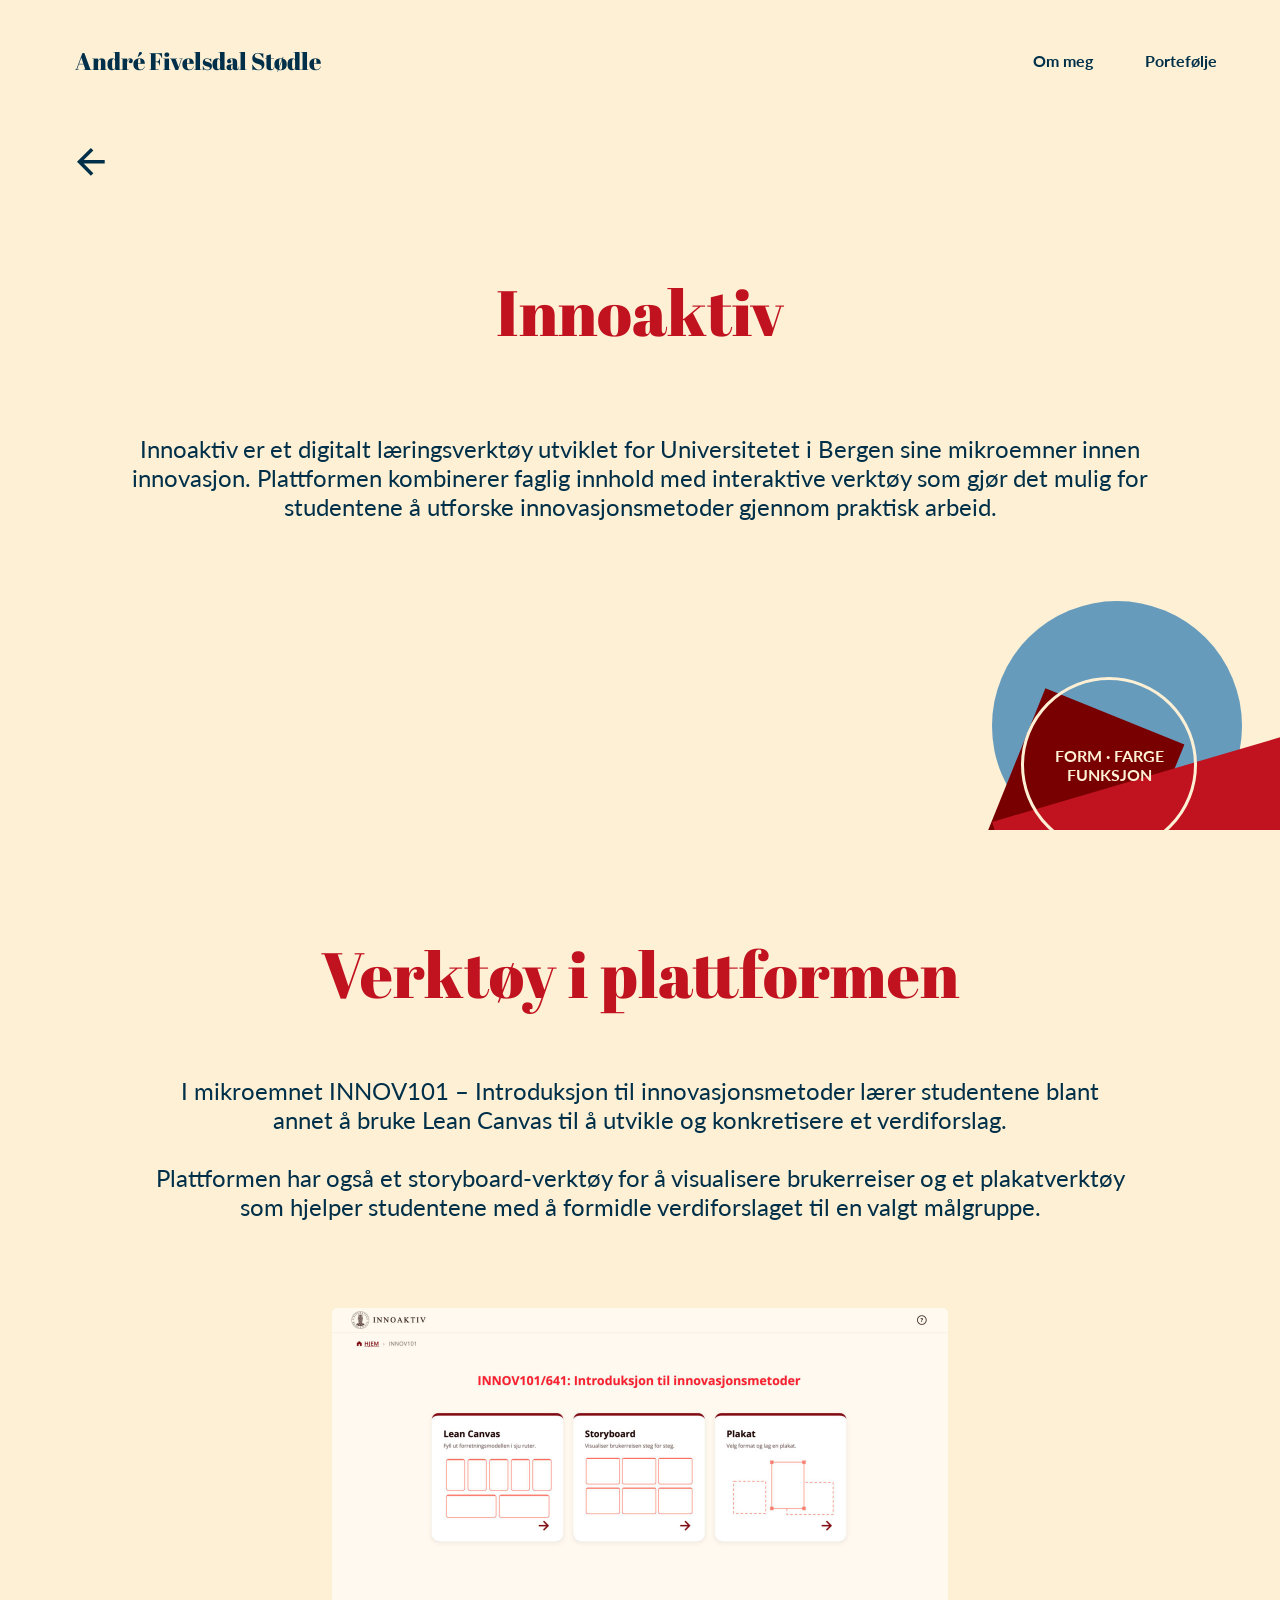
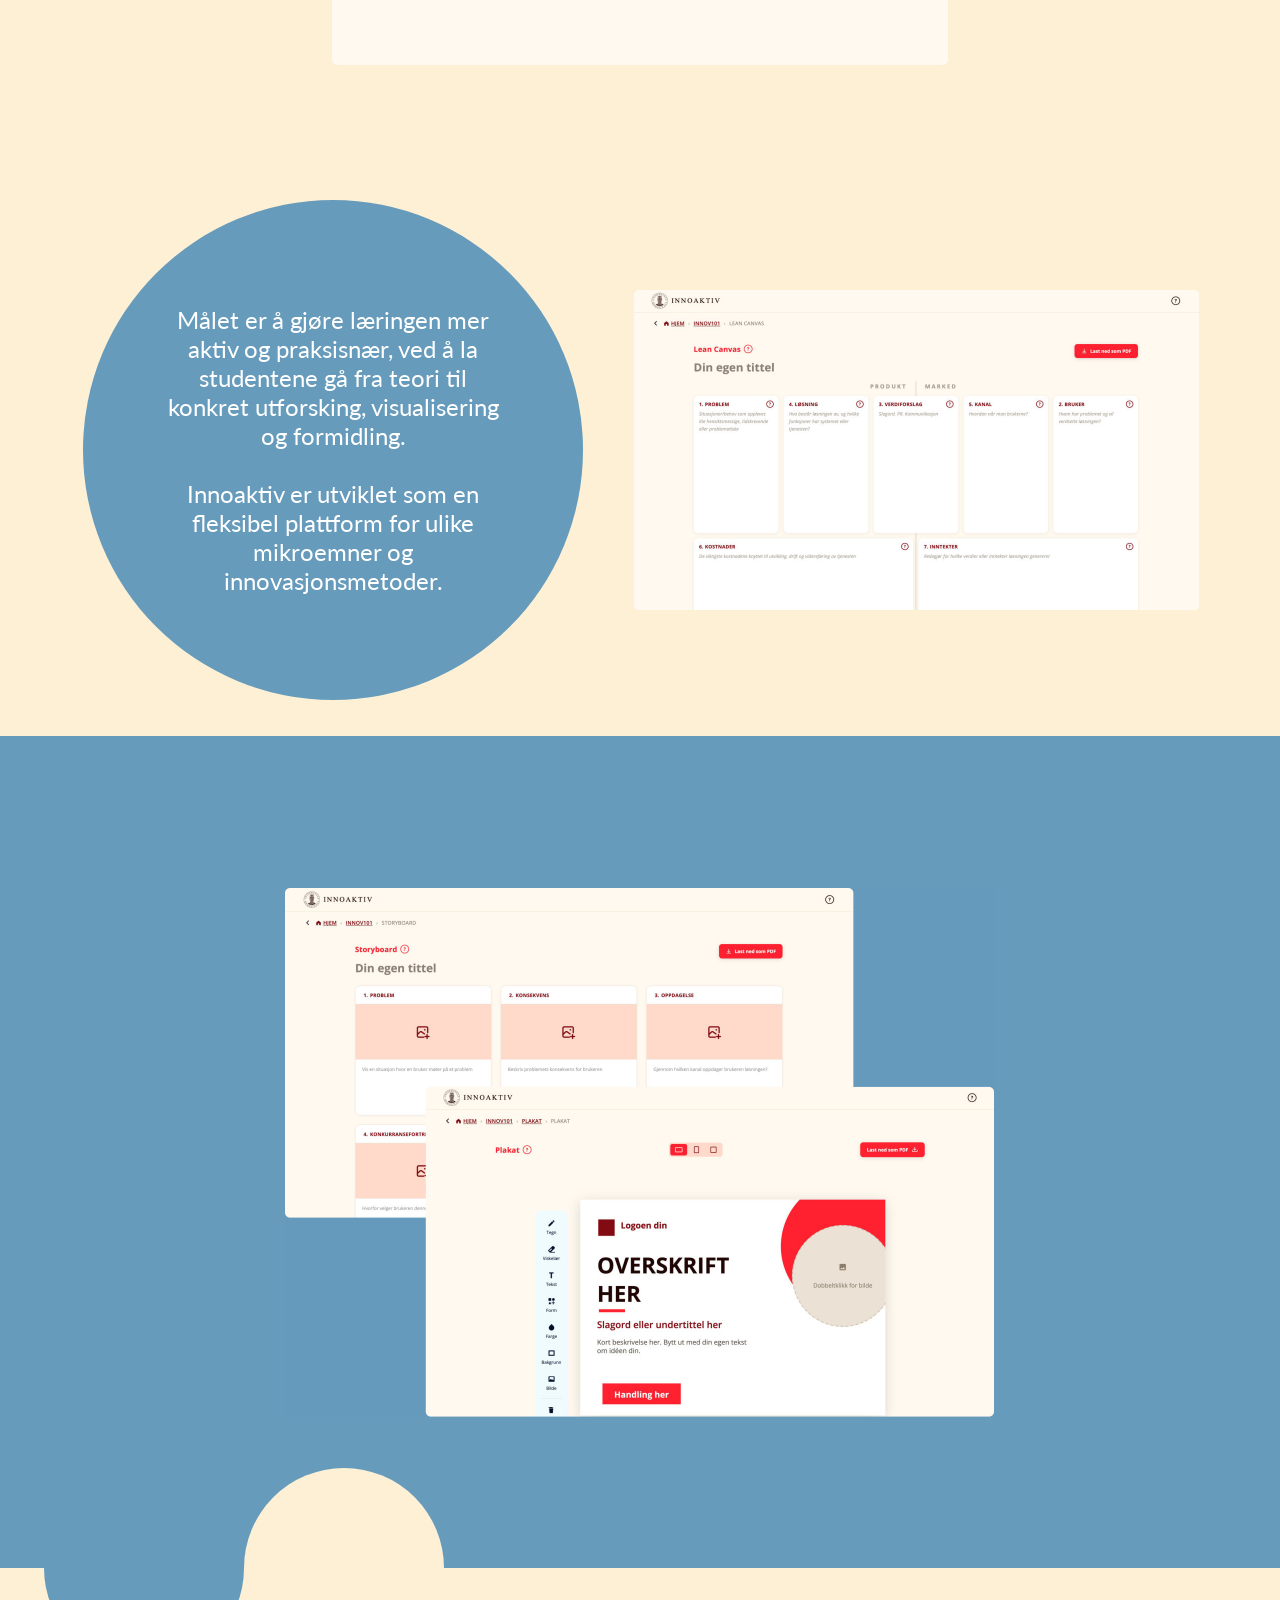
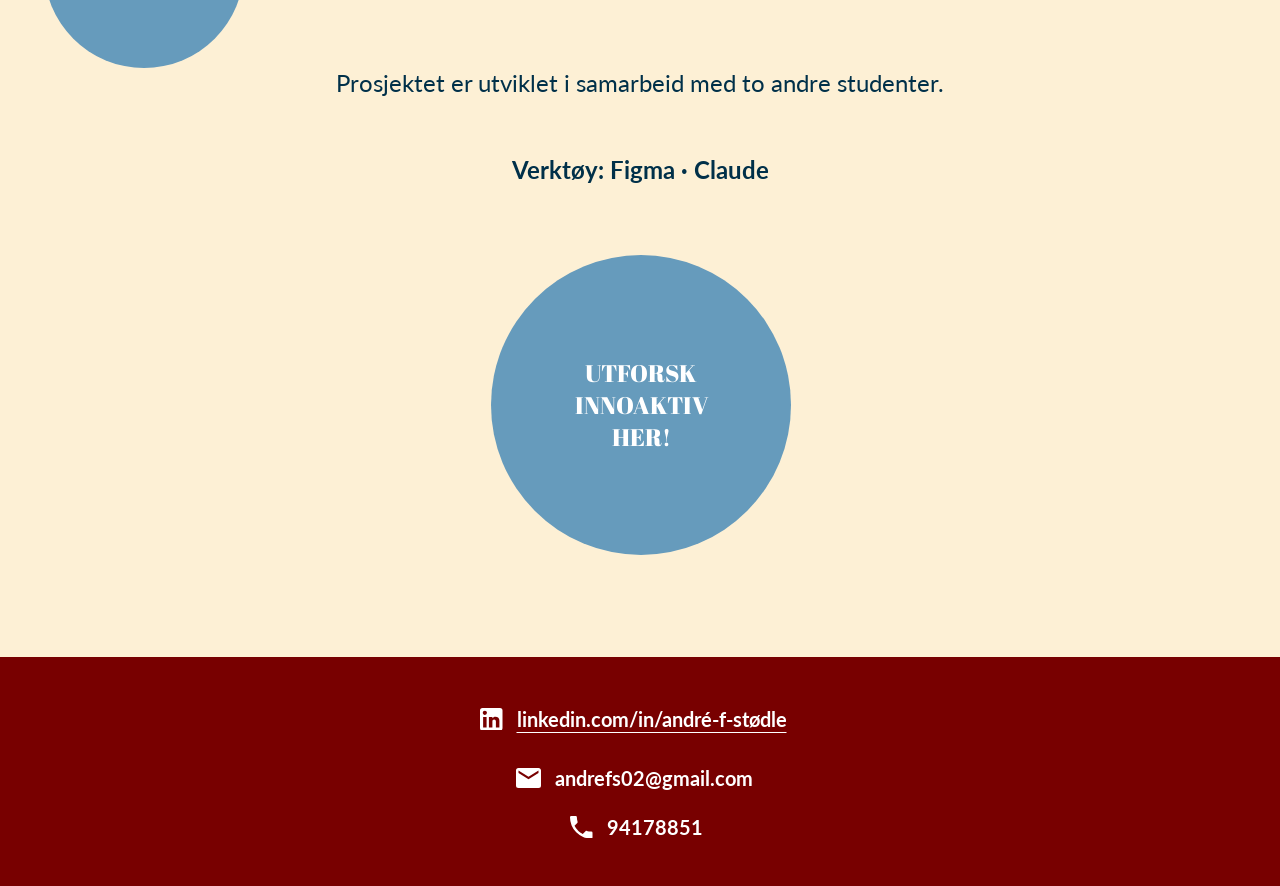
<file: innoaktiv.html>
<!doctype html>
<html lang="nb">
<head>
<meta charset="utf-8">
<meta name="viewport" content="width=device-width, initial-scale=1">
<title>Innoaktiv – André Fivelsdal Stødle</title>
<meta name="description" content="Innoaktiv: et digitalt læringsverktøy for UiBs mikroemner innen innovasjon.">
<link rel="preconnect" href="https://fonts.googleapis.com">
<link rel="preconnect" href="https://fonts.gstatic.com" crossorigin>
<link href="https://fonts.googleapis.com/css2?family=Abril+Fatface&family=Lato:wght@400;700&display=swap" rel="stylesheet">
<link rel="stylesheet" href="style.css">
</head>
<body>
<section class="sec top case-hero" style="--h:830"><div class="clip"><div class="deco case" aria-hidden="true"><svg viewBox="944 603 336 229" style="overflow:hidden"><circle cx="1117" cy="728" r="125" fill="#669bbc" class="s-circ"/><polygon points="1045.4,690.3 1184.4,746.4 1083.2,997.1 944.2,941.0" fill="#780000" class="s-dark"/><polygon points="1280.2,739.3 1322.3,883.0 1034.4,967.6 992.2,823.9" fill="#c1121f" class="s-red"/><circle cx="1109" cy="767" r="86.5" fill="none" stroke="#fdf0d5" stroke-width="3"/><text x="1109" y="764" text-anchor="middle">FORM · FARGE</text><text x="1109" y="783" text-anchor="middle">FUNKSJON</text></svg></div></div><div class="wrap"><div class="hdr"><a class="a brand navy" href="hjem.html" style="--x:75;--y:46;--w:260">André Fivelsdal Stødle</a><nav class="a nav navy" style="--x:1033;--y:51;--w:200" aria-label="Hovedmeny"><a href="hjem.html#om-meg">Om meg</a><a href="hjem.html#portefolje">Portefølje</a></nav></div><a class="a back" href="hjem.html" style="--x:77;--y:148;--w:28" aria-label="Tilbake til porteføljen"><svg viewBox="0 0 28 28" aria-hidden="true"><path d="M27.72 12.11v3.5h-21l9.63 9.63-2.49 2.48L0 13.86 13.86 0l2.49 2.49-9.63 9.62h21Z"/></svg></a><h1 class="a txt c h64 red" style="--x:50;--y:272;--w:1180">Innoaktiv</h1><p class="a txt c f24 navy" style="--x:50;--y:434;--w:1180">Innoaktiv er et digitalt læringsverktøy utviklet for Universitetet i Bergen sine mikroemner innen <br class="d">innovasjon. Plattformen kombinerer faglig innhold med interaktive verktøy som gjør det mulig for <br class="d">studentene å utforske innovasjonsmetoder gjennom praktisk arbeid.</p></div></section>
<section class="sec " style="--h:935"><div class="wrap"><h2 class="a txt c h64 red" style="--x:50;--y:104;--w:1180">Verktøy i plattformen</h2><div class="a txt c f24 navy" style="--x:50;--y:246;--w:1180"><p>I mikroemnet INNOV101 – Introduksjon til innovasjonsmetoder lærer studentene blant <br class="d">annet å bruke Lean Canvas til å utvikle og konkretisere et verdiforslag.</p><p>Plattformen har også et storyboard-verktøy for å visualisere brukerreiser og et plakatverktøy <br class="d">som hjelper studentene med å formidle verdiforslaget til en valgt målgruppe.</p></div><div class="a cl" style="--x:332;--y:478;--w:616.0;--hh:357.0"><div style="--l:0.000%;--t:0.000%;--iw:100.000%;--ih:100.000%"><img src="img/inno-1.jpg" alt="Innoaktiv: oversikt over verktøy i INNOV101" loading="lazy" decoding="async"></div></div></div></section>
<section class="sec " style="--h:571"><div class="wrap"><div class="a circ " style="--x:83;--y:35;--w:500"><div class="f24 wh"><p>Målet er å gjøre læringen mer <br class="d">aktiv og praksisnær, ved å la <br class="d">studentene gå fra teori til <br class="d">konkret utforsking, visualisering <br class="d">og formidling.</p><p>Innoaktiv er utviklet som en <br class="d">fleksibel plattform for ulike <br class="d">mikroemner og <br class="d">innovasjonsmetoder.</p></div></div><div class="a cl" style="--x:634;--y:125;--w:565.0;--hh:320.0"><div style="--l:0.000%;--t:0.000%;--iw:100.000%;--ih:100.000%"><img src="img/inno-2.jpg" alt="Innoaktiv: Lean Canvas-verktøyet" loading="lazy" decoding="async"></div></div></div></section>
<section class="sec blue" style="--h:832"><div class="wrap"><div class="a cl" style="--x:285;--y:152;--w:709.0;--hh:529.0"><div style="--l:0.000%;--t:0.000%;--iw:100.000%;--ih:100.000%"><img src="img/inno-3.jpg" alt="Innoaktiv: storyboard- og plakatverktøyet" loading="lazy" decoding="async"></div></div></div></section>
<section class="sec " style="--h:689"><div class="wrap"><div class="bump up r" style="--x:344" aria-hidden="true"></div><div class="bump down blue" style="--x:144" aria-hidden="true"></div><p class="a txt c f24 navy" style="--x:50;--y:100;--w:1180">Prosjektet er utviklet i samarbeid med to andre studenter.</p><p class="a txt c f24 b navy" style="--x:50;--y:158;--w:1180">Verktøy: Figma · Claude</p><a class="a circ btn" style="--x:491;--y:287;--w:300" href="https://hannahassel.github.io/innoaktivside/" target="_blank" rel="noopener"><span class="btn-t">UTFORSK<br>INNOAKTIV<br>HER!</span></a></div></section>
<footer class="sec foot" style="--h:229" id="kontakt"><div class="wrap"><div class="a fi" style="--x:480;--y:50;--w:330;gap:calc(14*var(--u))"><svg width="22.5" height="22.5" viewBox="0 0 22.5 22.5" style="width:calc(22.5*var(--u));height:calc(22.5*var(--u))" aria-hidden="true"><path d="M20 0a2.5 2.5 0 0 1 2.5 2.5V20a2.5 2.5 0 0 1-2.5 2.5H2.5A2.5 2.5 0 0 1 0 20V2.5A2.5 2.5 0 0 1 2.5 0H20m-.62 19.38v-6.63a4.08 4.08 0 0 0-4.08-4.07c-1.06 0-2.3.64-2.9 1.62V8.91H8.91v10.47h3.49v-6.17c0-.96.77-1.75 1.74-1.75a1.75 1.75 0 0 1 1.75 1.75v6.17h3.49M4.85 6.95a2.1 2.1 0 0 0 2.1-2.1c0-1.16-.94-2.11-2.1-2.11a2.11 2.11 0 0 0-2.11 2.11c0 1.16.95 2.1 2.11 2.1m1.74 12.43V8.91H3.12v10.47h3.47Z"/></svg><a href="https://www.linkedin.com/in/andré-f-stødle" target="_blank" rel="noopener">linkedin.com/in/andré-f-stødle</a></div><div class="a fi" style="--x:516;--y:109;--w:260;gap:calc(14*var(--u))"><svg width="25" height="20" viewBox="0 0 25 20" style="width:calc(25*var(--u));height:calc(20*var(--u))" aria-hidden="true"><path d="M22.5 5l-10 6.25L2.5 5V2.5l10 6.25 10-6.25m0-2.5h-20A2.5 2.5 0 0 0 0 2.5v15A2.5 2.5 0 0 0 2.5 20h20a2.5 2.5 0 0 0 2.5-2.5v-15C25 1.11 23.88 0 22.5 0Z"/></svg><span>andrefs02@gmail.com</span></div><div class="a fi" style="--x:570;--y:158;--w:200;gap:calc(14*var(--u))"><svg width="22.5" height="22.5" viewBox="0 0 22.5 22.5" style="width:calc(22.5*var(--u));height:calc(22.5*var(--u))" aria-hidden="true"><path d="M4.53 9.74a18.9 18.9 0 0 0 8.23 8.24l2.75-2.75c.35-.35.84-.46 1.28-.32 1.4.47 2.9.71 4.46.71A1.25 1.25 0 0 1 22.5 16.88v4.37a1.25 1.25 0 0 1-1.25 1.25A21.25 21.25 0 0 1 0 1.25 1.25 1.25 0 0 1 1.25 0h4.37a1.25 1.25 0 0 1 1.26 1.25c0 1.56.24 3.06.71 4.46.13.44.03.93-.31 1.28L4.53 9.74Z"/></svg><span>94178851</span></div></div></footer>
<script src="nav.js"></script>
</body>
</html>
</file>
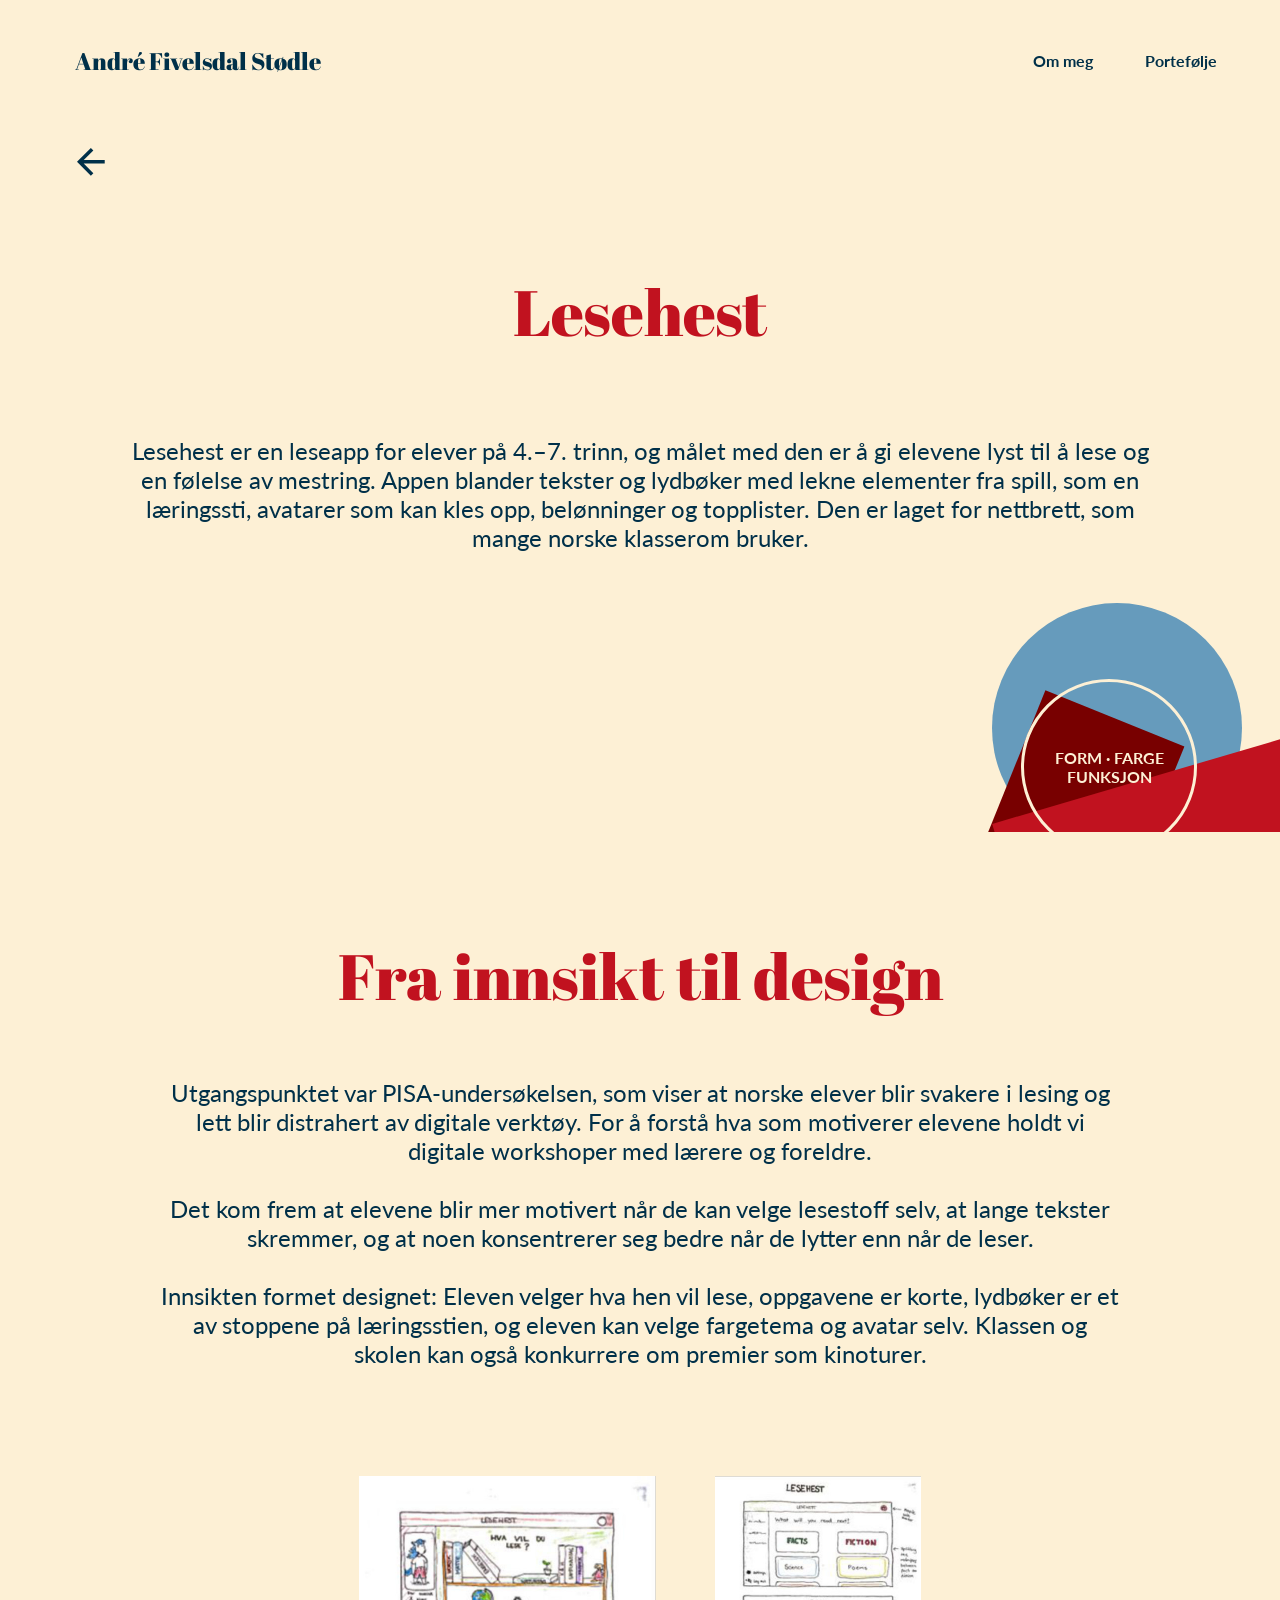
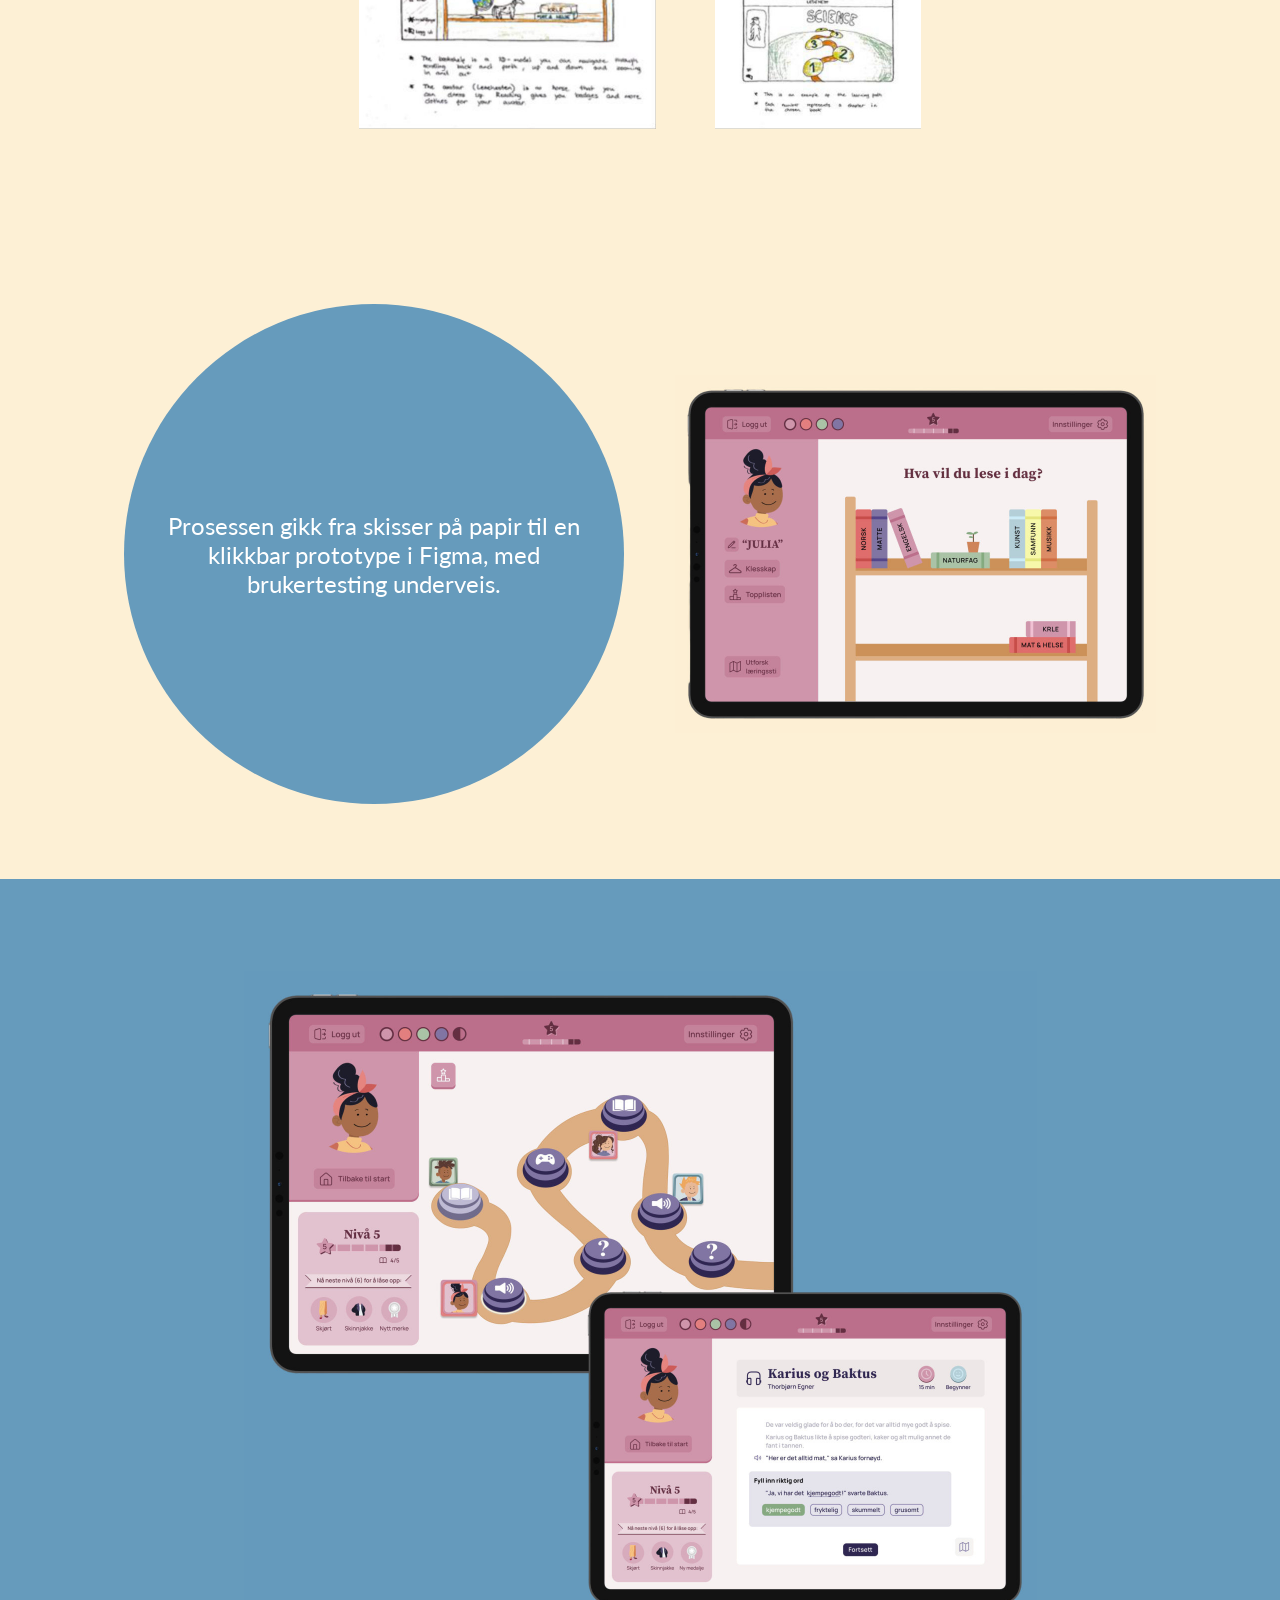
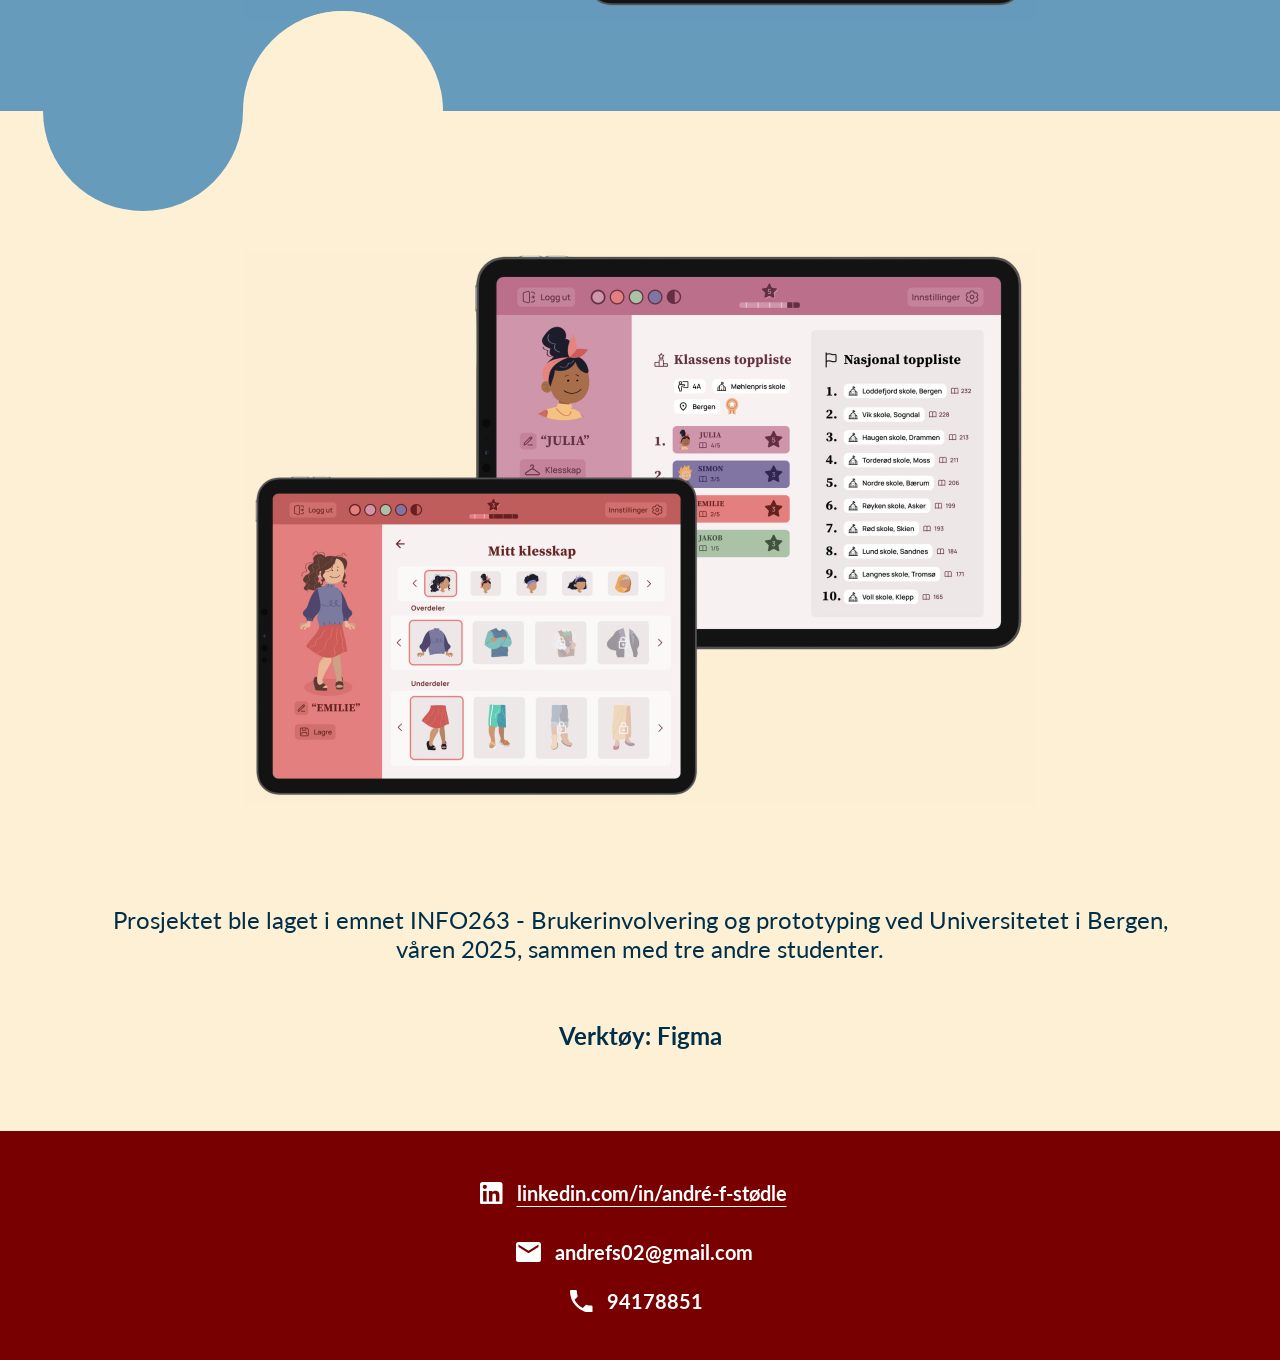
<file: lesehest.html>
<!doctype html>
<html lang="nb">
<head>
<meta charset="utf-8">
<meta name="viewport" content="width=device-width, initial-scale=1">
<title>Lesehest – André Fivelsdal Stødle</title>
<meta name="description" content="Lesehest: en leseapp for 4.–7. trinn med spillelementer.">
<link rel="preconnect" href="https://fonts.googleapis.com">
<link rel="preconnect" href="https://fonts.gstatic.com" crossorigin>
<link href="https://fonts.googleapis.com/css2?family=Abril+Fatface&family=Lato:wght@400;700&display=swap" rel="stylesheet">
<link rel="stylesheet" href="style.css">
</head>
<body>
<section class="sec top case-hero" style="--h:832"><div class="clip"><div class="deco case" aria-hidden="true"><svg viewBox="944 603 336 229" style="overflow:hidden"><circle cx="1117" cy="728" r="125" fill="#669bbc" class="s-circ"/><polygon points="1045.4,690.3 1184.4,746.4 1083.2,997.1 944.2,941.0" fill="#780000" class="s-dark"/><polygon points="1280.2,739.3 1322.3,883.0 1034.4,967.6 992.2,823.9" fill="#c1121f" class="s-red"/><circle cx="1109" cy="767" r="86.5" fill="none" stroke="#fdf0d5" stroke-width="3"/><text x="1109" y="764" text-anchor="middle">FORM · FARGE</text><text x="1109" y="783" text-anchor="middle">FUNKSJON</text></svg></div></div><div class="wrap"><div class="hdr"><a class="a brand navy" href="hjem.html" style="--x:75;--y:46;--w:260">André Fivelsdal Stødle</a><nav class="a nav navy" style="--x:1033;--y:51;--w:200" aria-label="Hovedmeny"><a href="hjem.html#om-meg">Om meg</a><a href="hjem.html#portefolje">Portefølje</a></nav></div><a class="a back" href="hjem.html" style="--x:77;--y:148;--w:28" aria-label="Tilbake til porteføljen"><svg viewBox="0 0 28 28" aria-hidden="true"><path d="M27.72 12.11v3.5h-21l9.63 9.63-2.49 2.48L0 13.86 13.86 0l2.49 2.49-9.63 9.62h21Z"/></svg></a><h1 class="a txt c h64 red" style="--x:50;--y:272;--w:1180">Lesehest</h1><p class="a txt c f24 navy" style="--x:50;--y:436;--w:1180">Lesehest er en leseapp for elever på 4.–7. trinn, og målet med den er å gi elevene lyst til å lese og <br class="d">en følelse av mestring. Appen blander tekster og lydbøker med lekne elementer fra spill, som en <br class="d">læringssti, avatarer som kan kles opp, belønninger og topplister. Den er laget for nettbrett, som <br class="d">mange norske klasserom bruker.</p></div></section>
<section class="sec " style="--h:997"><div class="wrap"><h2 class="a txt c h64 red" style="--x:50;--y:104;--w:1180">Fra innsikt til design</h2><div class="a txt c f24 navy" style="--x:50;--y:246;--w:1180"><p>Utgangspunktet var PISA-undersøkelsen, som viser at norske elever blir svakere i lesing og <br class="d">lett blir distrahert av digitale verktøy. For å forstå hva som motiverer elevene holdt vi <br class="d">digitale workshoper med lærere og foreldre.</p><p>Det kom frem at elevene blir mer motivert når de kan velge lesestoff selv, at lange tekster <br class="d">skremmer, og at noen konsentrerer seg bedre når de lytter enn når de leser.</p><p>Innsikten formet designet: Eleven velger hva hen vil lese, oppgavene er korte, lydbøker er et <br class="d">av stoppene på læringsstien, og eleven kan velge fargetema og avatar selv. Klassen og <br class="d">skolen kan også konkurrere om premier som kinoturer.</p></div><div class="a cl" style="--x:359;--y:644;--w:562.0;--hh:253.0"><div style="--l:0.000%;--t:0.000%;--iw:52.847%;--ih:100.000%"><img src="img/lese-1.jpg" alt="Håndtegnet skisse av bokhyllen" loading="lazy" decoding="async"></div><div style="--l:63.345%;--t:0.000%;--iw:36.655%;--ih:100.000%"><img src="img/lese-2.jpg" alt="Håndtegnet skisse av læringsstien" loading="lazy" decoding="async"></div></div></div></section>
<section class="sec " style="--h:650"><div class="wrap"><div class="a circ " style="--x:124;--y:75;--w:500"><div class="f24 wh">Prosessen gikk fra skisser på papir til en <br class="d">klikkbar prototype i Figma, med <br class="d">brukertesting underveis.</div></div><div class="a cl" style="--x:675;--y:146;--w:481.0;--hh:358.0"><div style="--l:0.000%;--t:0.000%;--iw:100.000%;--ih:100.000%"><img src="img/lese-3.jpg" alt="Lesehest: velg hva du vil lese" loading="lazy" decoding="async"></div></div></div></section>
<section class="sec blue" style="--h:832"><div class="wrap"><div class="a cl" style="--x:244;--y:92;--w:793.0;--hh:649.0"><div style="--l:0.000%;--t:0.000%;--iw:100.000%;--ih:100.000%"><img src="img/lese-4.jpg" alt="Lesehest: læringssti og lesing av Karius og Baktus" loading="lazy" decoding="async"></div></div></div></section>
<section class="sec " style="--h:1020"><div class="wrap"><div class="bump up r" style="--x:343" aria-hidden="true"></div><div class="bump down blue" style="--x:143" aria-hidden="true"></div><div class="a cl" style="--x:243;--y:139;--w:794.0;--hh:555.0"><div style="--l:0.000%;--t:0.000%;--iw:100.000%;--ih:100.000%"><img src="img/lese-5.jpg" alt="Lesehest: topplister og klesskap" loading="lazy" decoding="async"></div></div><p class="a txt c f24 navy" style="--x:50;--y:794;--w:1180">Prosjektet ble laget i emnet INFO263 - Brukerinvolvering og prototyping ved Universitetet i Bergen, <br class="d">våren 2025, sammen med tre andre studenter.</p><p class="a txt c f24 b navy" style="--x:50;--y:881;--w:1180">Verktøy: Figma</p></div></section>
<footer class="sec foot" style="--h:229" id="kontakt"><div class="wrap"><div class="a fi" style="--x:480;--y:50;--w:330;gap:calc(14*var(--u))"><svg width="22.5" height="22.5" viewBox="0 0 22.5 22.5" style="width:calc(22.5*var(--u));height:calc(22.5*var(--u))" aria-hidden="true"><path d="M20 0a2.5 2.5 0 0 1 2.5 2.5V20a2.5 2.5 0 0 1-2.5 2.5H2.5A2.5 2.5 0 0 1 0 20V2.5A2.5 2.5 0 0 1 2.5 0H20m-.62 19.38v-6.63a4.08 4.08 0 0 0-4.08-4.07c-1.06 0-2.3.64-2.9 1.62V8.91H8.91v10.47h3.49v-6.17c0-.96.77-1.75 1.74-1.75a1.75 1.75 0 0 1 1.75 1.75v6.17h3.49M4.85 6.95a2.1 2.1 0 0 0 2.1-2.1c0-1.16-.94-2.11-2.1-2.11a2.11 2.11 0 0 0-2.11 2.11c0 1.16.95 2.1 2.11 2.1m1.74 12.43V8.91H3.12v10.47h3.47Z"/></svg><a href="https://www.linkedin.com/in/andré-f-stødle" target="_blank" rel="noopener">linkedin.com/in/andré-f-stødle</a></div><div class="a fi" style="--x:516;--y:109;--w:260;gap:calc(14*var(--u))"><svg width="25" height="20" viewBox="0 0 25 20" style="width:calc(25*var(--u));height:calc(20*var(--u))" aria-hidden="true"><path d="M22.5 5l-10 6.25L2.5 5V2.5l10 6.25 10-6.25m0-2.5h-20A2.5 2.5 0 0 0 0 2.5v15A2.5 2.5 0 0 0 2.5 20h20a2.5 2.5 0 0 0 2.5-2.5v-15C25 1.11 23.88 0 22.5 0Z"/></svg><span>andrefs02@gmail.com</span></div><div class="a fi" style="--x:570;--y:158;--w:200;gap:calc(14*var(--u))"><svg width="22.5" height="22.5" viewBox="0 0 22.5 22.5" style="width:calc(22.5*var(--u));height:calc(22.5*var(--u))" aria-hidden="true"><path d="M4.53 9.74a18.9 18.9 0 0 0 8.23 8.24l2.75-2.75c.35-.35.84-.46 1.28-.32 1.4.47 2.9.71 4.46.71A1.25 1.25 0 0 1 22.5 16.88v4.37a1.25 1.25 0 0 1-1.25 1.25A21.25 21.25 0 0 1 0 1.25 1.25 1.25 0 0 1 1.25 0h4.37a1.25 1.25 0 0 1 1.26 1.25c0 1.56.24 3.06.71 4.46.13.44.03.93-.31 1.28L4.53 9.74Z"/></svg><span>94178851</span></div></div></footer>
<script src="nav.js"></script>
</body>
</html>
</file>
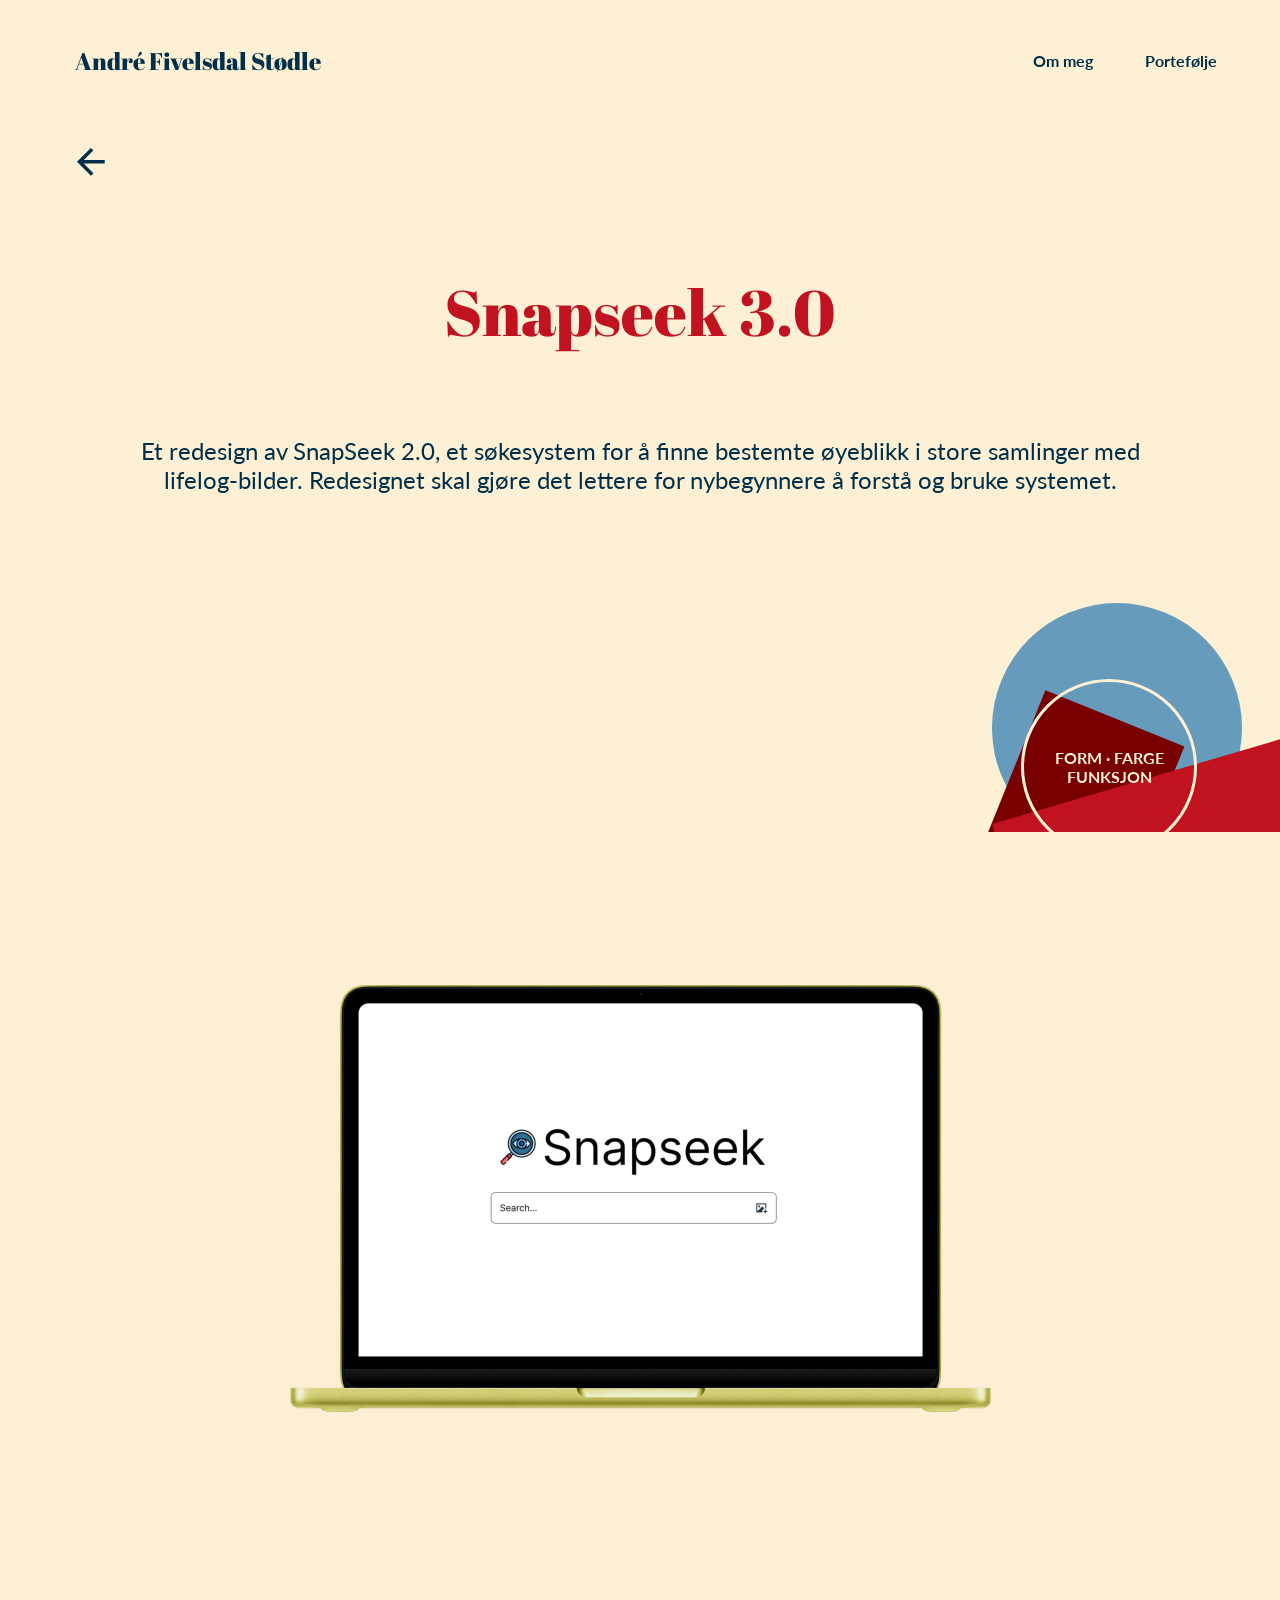
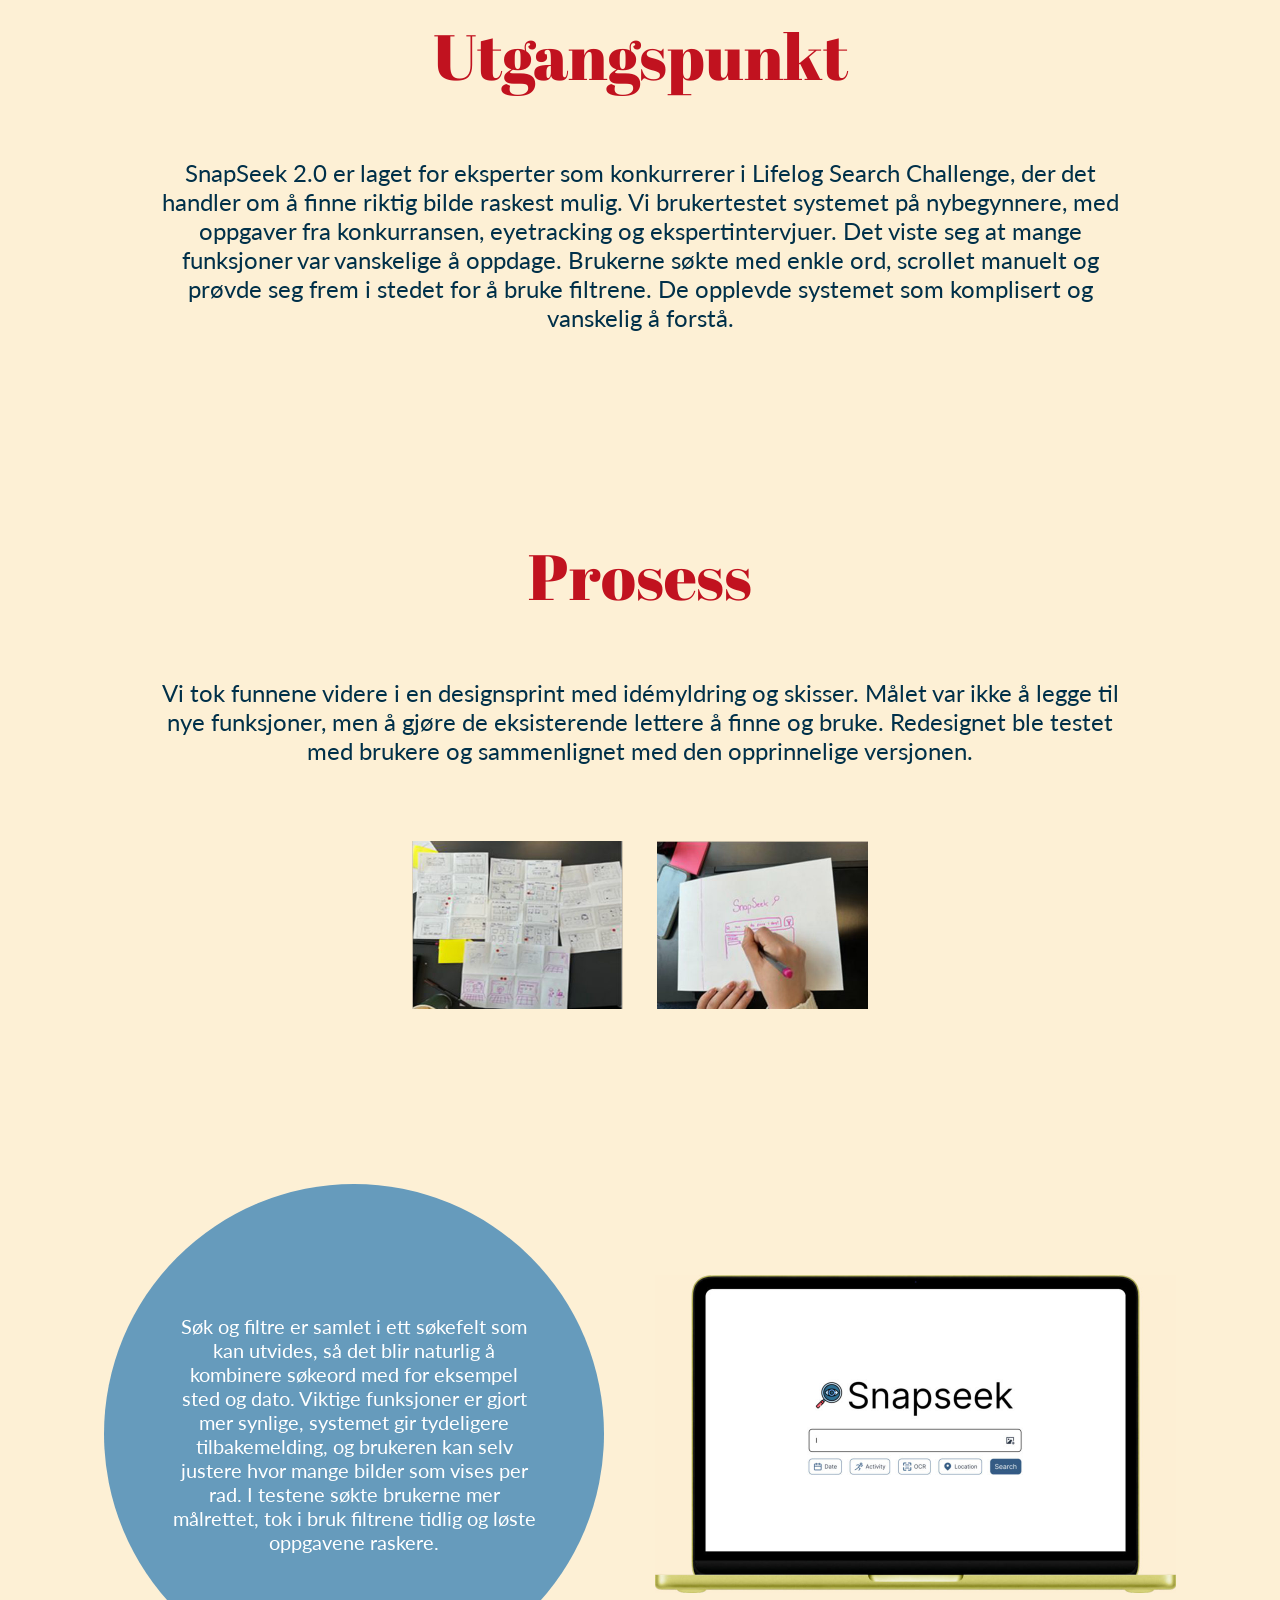
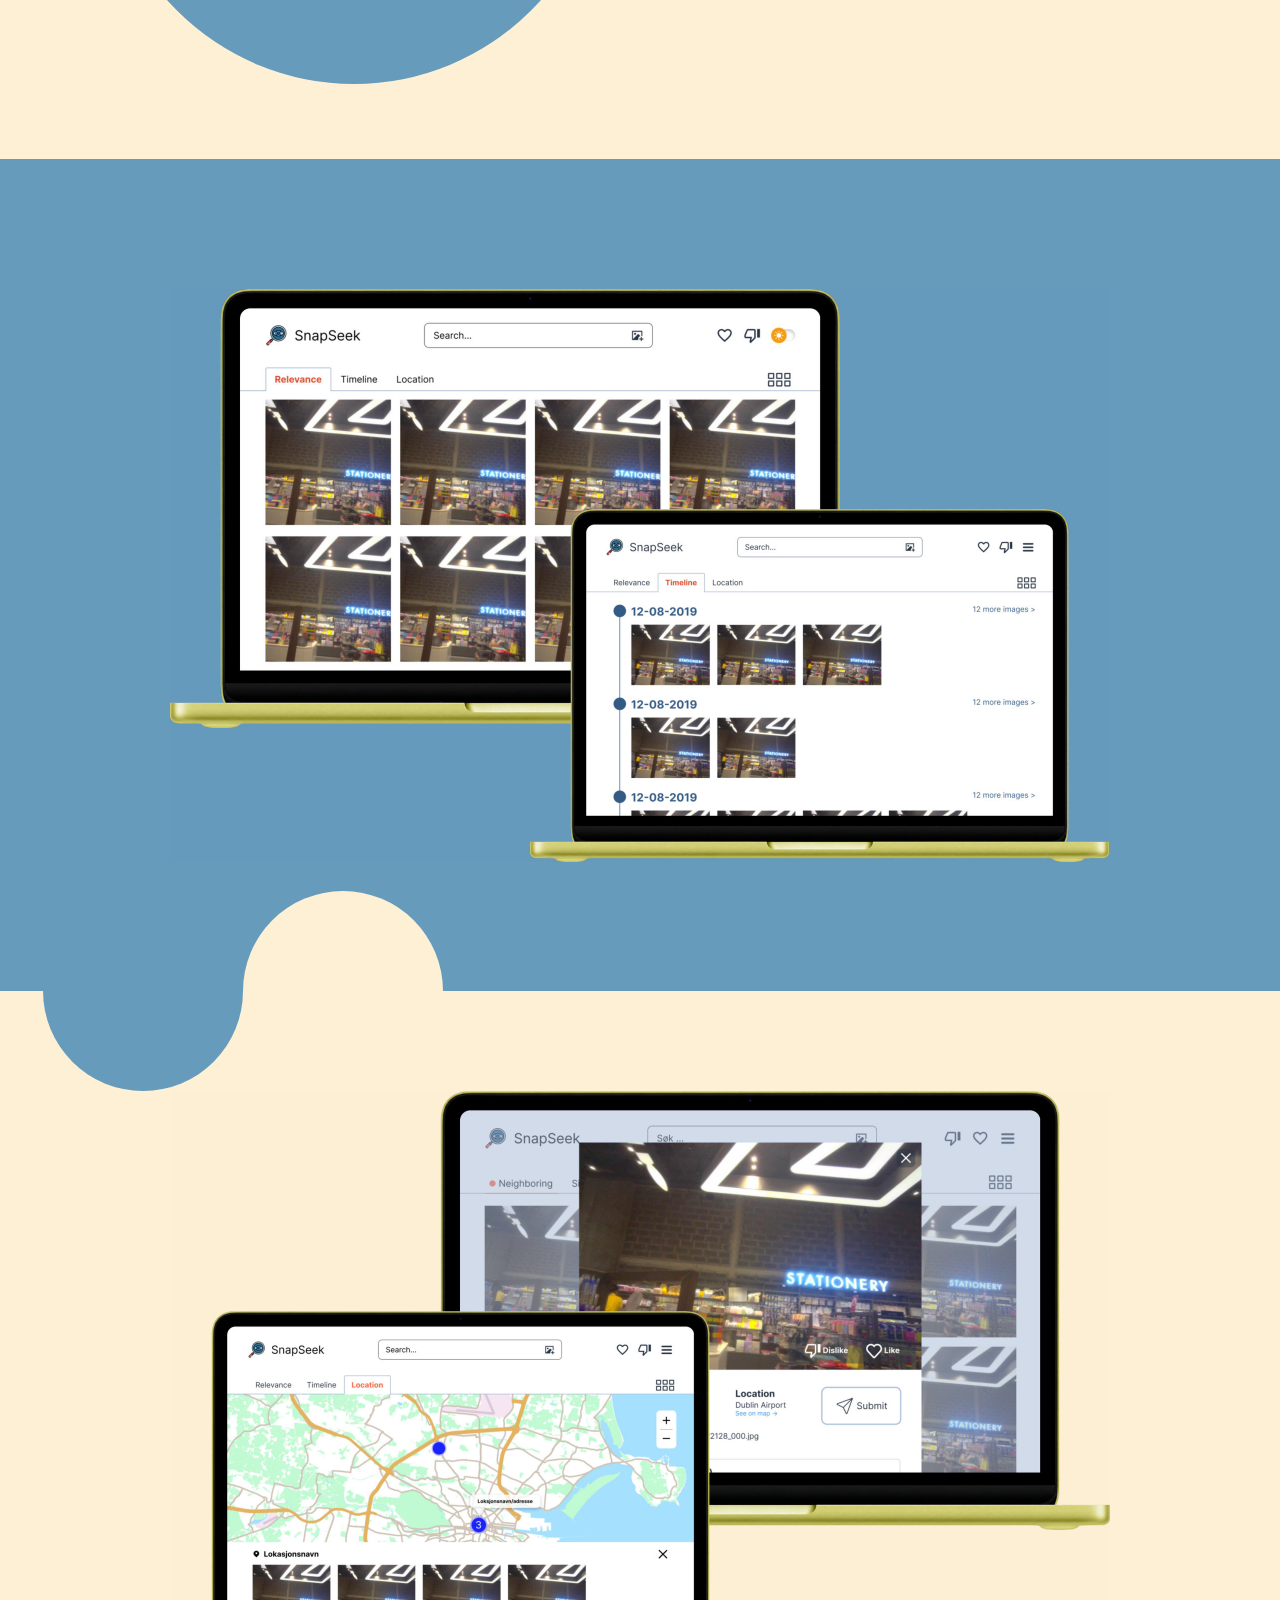
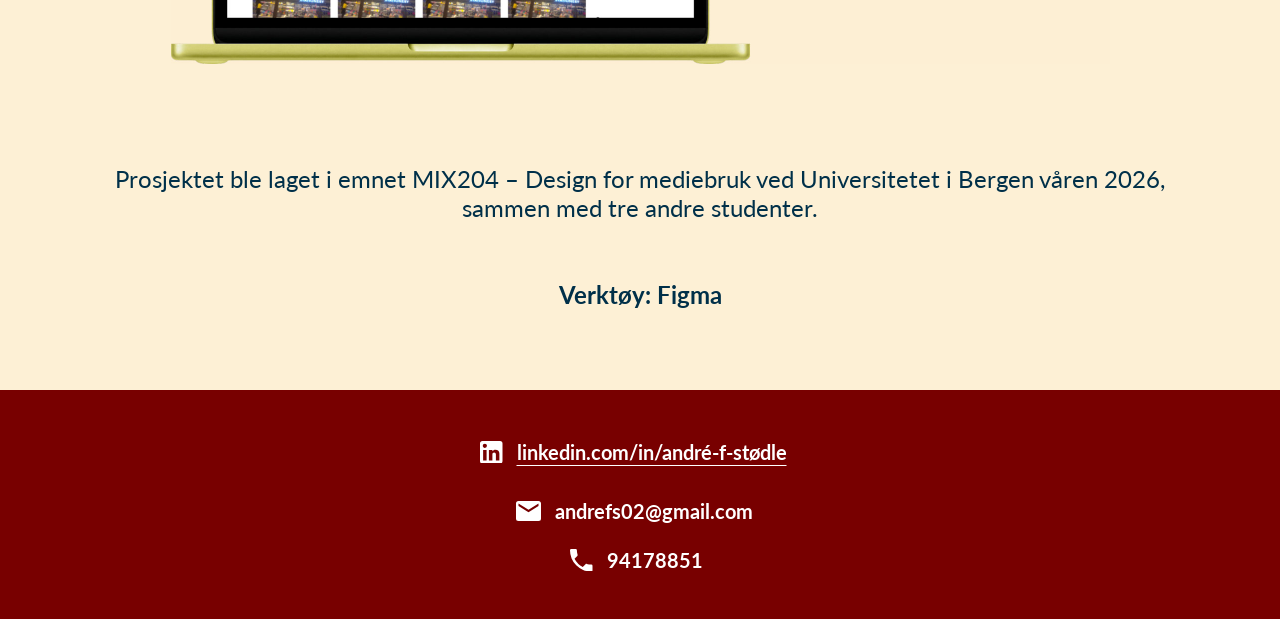
<file: snapseek.html>
<!doctype html>
<html lang="nb">
<head>
<meta charset="utf-8">
<meta name="viewport" content="width=device-width, initial-scale=1">
<title>Snapseek 3.0 – André Fivelsdal Stødle</title>
<meta name="description" content="Snapseek 3.0: redesign av et søkesystem for lifelog-bilder.">
<link rel="preconnect" href="https://fonts.googleapis.com">
<link rel="preconnect" href="https://fonts.gstatic.com" crossorigin>
<link href="https://fonts.googleapis.com/css2?family=Abril+Fatface&family=Lato:wght@400;700&display=swap" rel="stylesheet">
<link rel="stylesheet" href="style.css">
</head>
<body>
<section class="sec top case-hero" style="--h:832"><div class="clip"><div class="deco case" aria-hidden="true"><svg viewBox="944 603 336 229" style="overflow:hidden"><circle cx="1117" cy="728" r="125" fill="#669bbc" class="s-circ"/><polygon points="1045.4,690.3 1184.4,746.4 1083.2,997.1 944.2,941.0" fill="#780000" class="s-dark"/><polygon points="1280.2,739.3 1322.3,883.0 1034.4,967.6 992.2,823.9" fill="#c1121f" class="s-red"/><circle cx="1109" cy="767" r="86.5" fill="none" stroke="#fdf0d5" stroke-width="3"/><text x="1109" y="764" text-anchor="middle">FORM · FARGE</text><text x="1109" y="783" text-anchor="middle">FUNKSJON</text></svg></div></div><div class="wrap"><div class="hdr"><a class="a brand navy" href="hjem.html" style="--x:75;--y:46;--w:260">André Fivelsdal Stødle</a><nav class="a nav navy" style="--x:1033;--y:51;--w:200" aria-label="Hovedmeny"><a href="hjem.html#om-meg">Om meg</a><a href="hjem.html#portefolje">Portefølje</a></nav></div><a class="a back" href="hjem.html" style="--x:77;--y:148;--w:28" aria-label="Tilbake til porteføljen"><svg viewBox="0 0 28 28" aria-hidden="true"><path d="M27.72 12.11v3.5h-21l9.63 9.63-2.49 2.48L0 13.86 13.86 0l2.49 2.49-9.63 9.62h21Z"/></svg></a><h1 class="a txt c h64 red" style="--x:50;--y:272;--w:1180">Snapseek 3.0</h1><p class="a txt c f24 navy" style="--x:50;--y:436;--w:1180">Et redesign av SnapSeek 2.0, et søkesystem for å finne bestemte øyeblikk i store samlinger med <br class="d">lifelog-bilder. Redesignet skal gjøre det lettere for nybegynnere å forstå og bruke systemet.</p></div></section>
<section class="sec " style="--h:680"><div class="wrap"><div class="a cl" style="--x:290;--y:153;--w:701.0;--hh:427.0"><div style="--l:0.000%;--t:0.000%;--iw:100.000%;--ih:100.000%"><img src="img/snap-1.jpg" alt="Snapseek 3.0 på bærbar datamaskin" loading="lazy" decoding="async"></div></div></div></section>
<section class="sec " style="--h:520"><div class="wrap"><h2 class="a txt c h64 red" style="--x:50;--y:104;--w:1180">Utgangspunkt</h2><p class="a txt c f24 navy" style="--x:50;--y:246;--w:1180">SnapSeek 2.0 er laget for eksperter som konkurrerer i Lifelog Search Challenge, der det <br class="d">handler om å finne riktig bilde raskest mulig. Vi brukertestet systemet på nybegynnere, med <br class="d">oppgaver fra konkurransen, eyetracking og ekspertintervjuer. Det viste seg at mange <br class="d">funksjoner var vanskelige å oppdage. Brukerne søkte med enkle ord, scrollet manuelt og <br class="d">prøvde seg frem i stedet for å bruke filtrene. De opplevde systemet som komplisert og <br class="d">vanskelig å forstå.</p></div></section>
<section class="sec " style="--h:677"><div class="wrap"><h2 class="a txt c h64 red" style="--x:50;--y:104;--w:1180">Prosess</h2><p class="a txt c f24 navy" style="--x:50;--y:246;--w:1180">Vi tok funnene videre i en designsprint med idémyldring og skisser. Målet var ikke å legge til <br class="d">nye funksjoner, men å gjøre de eksisterende lettere å finne og bruke. Redesignet ble testet <br class="d">med brukere og sammenlignet med den opprinnelige versjonen.</p><div class="a cl" style="--x:412;--y:409;--w:456.0;--hh:168.0"><div style="--l:0.000%;--t:0.000%;--iw:46.272%;--ih:100.000%"><img src="img/snap-2.jpg" alt="Skisser fra designsprinten" loading="lazy" decoding="async"></div><div style="--l:53.728%;--t:0.000%;--iw:46.272%;--ih:100.000%"><img src="img/snap-3.jpg" alt="Skissering av nytt søkefelt" loading="lazy" decoding="async"></div></div></div></section>
<section class="sec " style="--h:650"><div class="wrap"><div class="a circ long" style="--x:104;--y:75;--w:500"><div class="f20 wh">Søk og filtre er samlet i ett søkefelt som <br class="d">kan utvides, så det blir naturlig å <br class="d">kombinere søkeord med for eksempel <br class="d">sted og dato. Viktige funksjoner er gjort <br class="d">mer synlige, systemet gir tydeligere <br class="d">tilbakemelding, og brukeren kan selv <br class="d">justere hvor mange bilder som vises per <br class="d">rad. I testene søkte brukerne mer <br class="d">målrettet, tok i bruk filtrene tidlig og løste <br class="d">oppgavene raskere.</div></div><div class="a cl" style="--x:655;--y:166;--w:521.0;--hh:318.0"><div style="--l:0.000%;--t:0.000%;--iw:100.000%;--ih:100.000%"><img src="img/snap-4.jpg" alt="Snapseek 3.0: søkefelt med filtre" loading="lazy" decoding="async"></div></div></div></section>
<section class="sec blue" style="--h:832"><div class="wrap"><div class="a cl" style="--x:170;--y:130;--w:939.0;--hh:573.0"><div style="--l:0.000%;--t:0.000%;--iw:100.000%;--ih:100.000%"><img src="img/snap-5.jpg" alt="Snapseek 3.0: resultatvisning og tidslinje" loading="lazy" decoding="async"></div></div></div></section>
<section class="sec " style="--h:999"><div class="wrap"><div class="bump up r" style="--x:343" aria-hidden="true"></div><div class="bump down blue" style="--x:143" aria-hidden="true"></div><div class="a cl" style="--x:171;--y:100;--w:939.0;--hh:573.0"><div style="--l:0.000%;--t:0.000%;--iw:100.000%;--ih:100.000%"><img src="img/snap-6.jpg" alt="Snapseek 3.0: bildevisning og kart" loading="lazy" decoding="async"></div></div><p class="a txt c f24 navy" style="--x:50;--y:773;--w:1180">Prosjektet ble laget i emnet MIX204 – Design for mediebruk ved Universitetet i Bergen våren 2026, <br class="d">sammen med tre andre studenter.</p><p class="a txt c f24 b navy" style="--x:50;--y:860;--w:1180">Verktøy: Figma</p></div></section>
<footer class="sec foot" style="--h:229" id="kontakt"><div class="wrap"><div class="a fi" style="--x:480;--y:50;--w:330;gap:calc(14*var(--u))"><svg width="22.5" height="22.5" viewBox="0 0 22.5 22.5" style="width:calc(22.5*var(--u));height:calc(22.5*var(--u))" aria-hidden="true"><path d="M20 0a2.5 2.5 0 0 1 2.5 2.5V20a2.5 2.5 0 0 1-2.5 2.5H2.5A2.5 2.5 0 0 1 0 20V2.5A2.5 2.5 0 0 1 2.5 0H20m-.62 19.38v-6.63a4.08 4.08 0 0 0-4.08-4.07c-1.06 0-2.3.64-2.9 1.62V8.91H8.91v10.47h3.49v-6.17c0-.96.77-1.75 1.74-1.75a1.75 1.75 0 0 1 1.75 1.75v6.17h3.49M4.85 6.95a2.1 2.1 0 0 0 2.1-2.1c0-1.16-.94-2.11-2.1-2.11a2.11 2.11 0 0 0-2.11 2.11c0 1.16.95 2.1 2.11 2.1m1.74 12.43V8.91H3.12v10.47h3.47Z"/></svg><a href="https://www.linkedin.com/in/andré-f-stødle" target="_blank" rel="noopener">linkedin.com/in/andré-f-stødle</a></div><div class="a fi" style="--x:516;--y:109;--w:260;gap:calc(14*var(--u))"><svg width="25" height="20" viewBox="0 0 25 20" style="width:calc(25*var(--u));height:calc(20*var(--u))" aria-hidden="true"><path d="M22.5 5l-10 6.25L2.5 5V2.5l10 6.25 10-6.25m0-2.5h-20A2.5 2.5 0 0 0 0 2.5v15A2.5 2.5 0 0 0 2.5 20h20a2.5 2.5 0 0 0 2.5-2.5v-15C25 1.11 23.88 0 22.5 0Z"/></svg><span>andrefs02@gmail.com</span></div><div class="a fi" style="--x:570;--y:158;--w:200;gap:calc(14*var(--u))"><svg width="22.5" height="22.5" viewBox="0 0 22.5 22.5" style="width:calc(22.5*var(--u));height:calc(22.5*var(--u))" aria-hidden="true"><path d="M4.53 9.74a18.9 18.9 0 0 0 8.23 8.24l2.75-2.75c.35-.35.84-.46 1.28-.32 1.4.47 2.9.71 4.46.71A1.25 1.25 0 0 1 22.5 16.88v4.37a1.25 1.25 0 0 1-1.25 1.25A21.25 21.25 0 0 1 0 1.25 1.25 1.25 0 0 1 1.25 0h4.37a1.25 1.25 0 0 1 1.26 1.25c0 1.56.24 3.06.71 4.46.13.44.03.93-.31 1.28L4.53 9.74Z"/></svg><span>94178851</span></div></div></footer>
<script src="nav.js"></script>
</body>
</html>
</file>
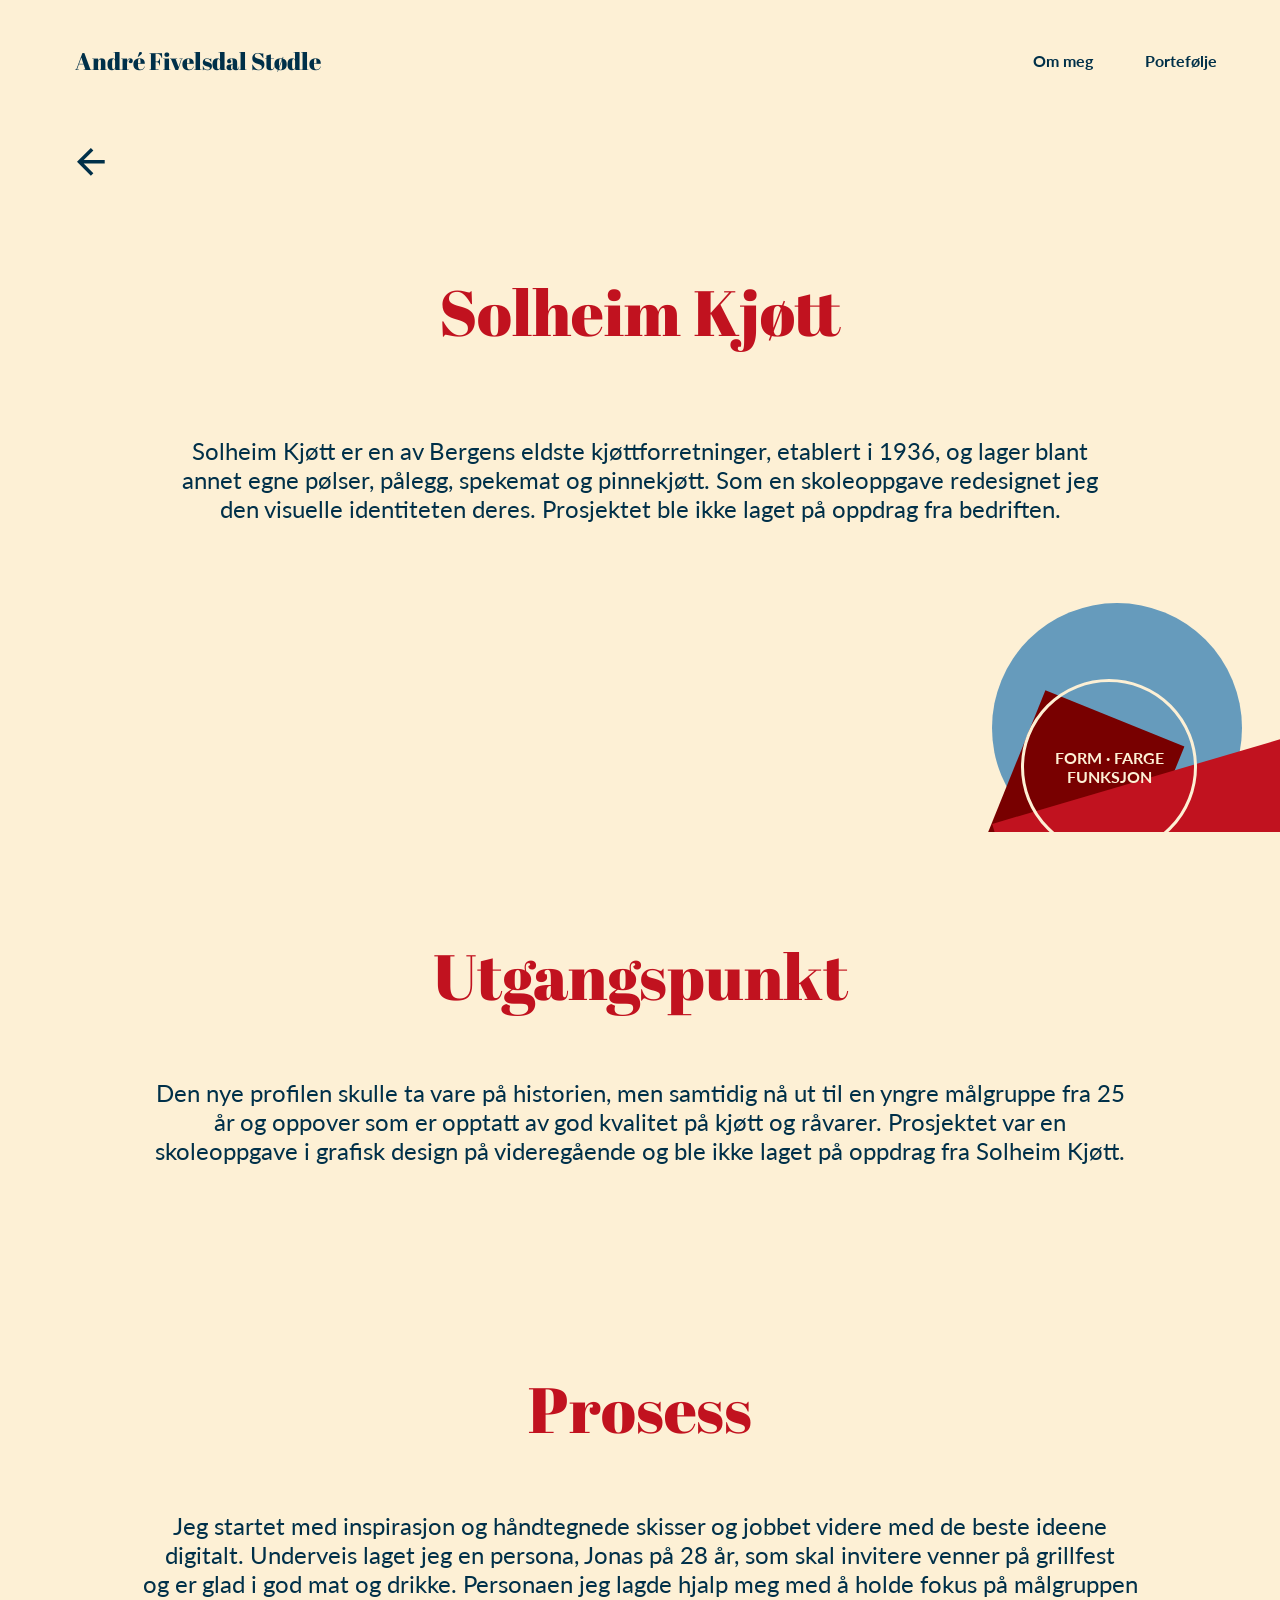
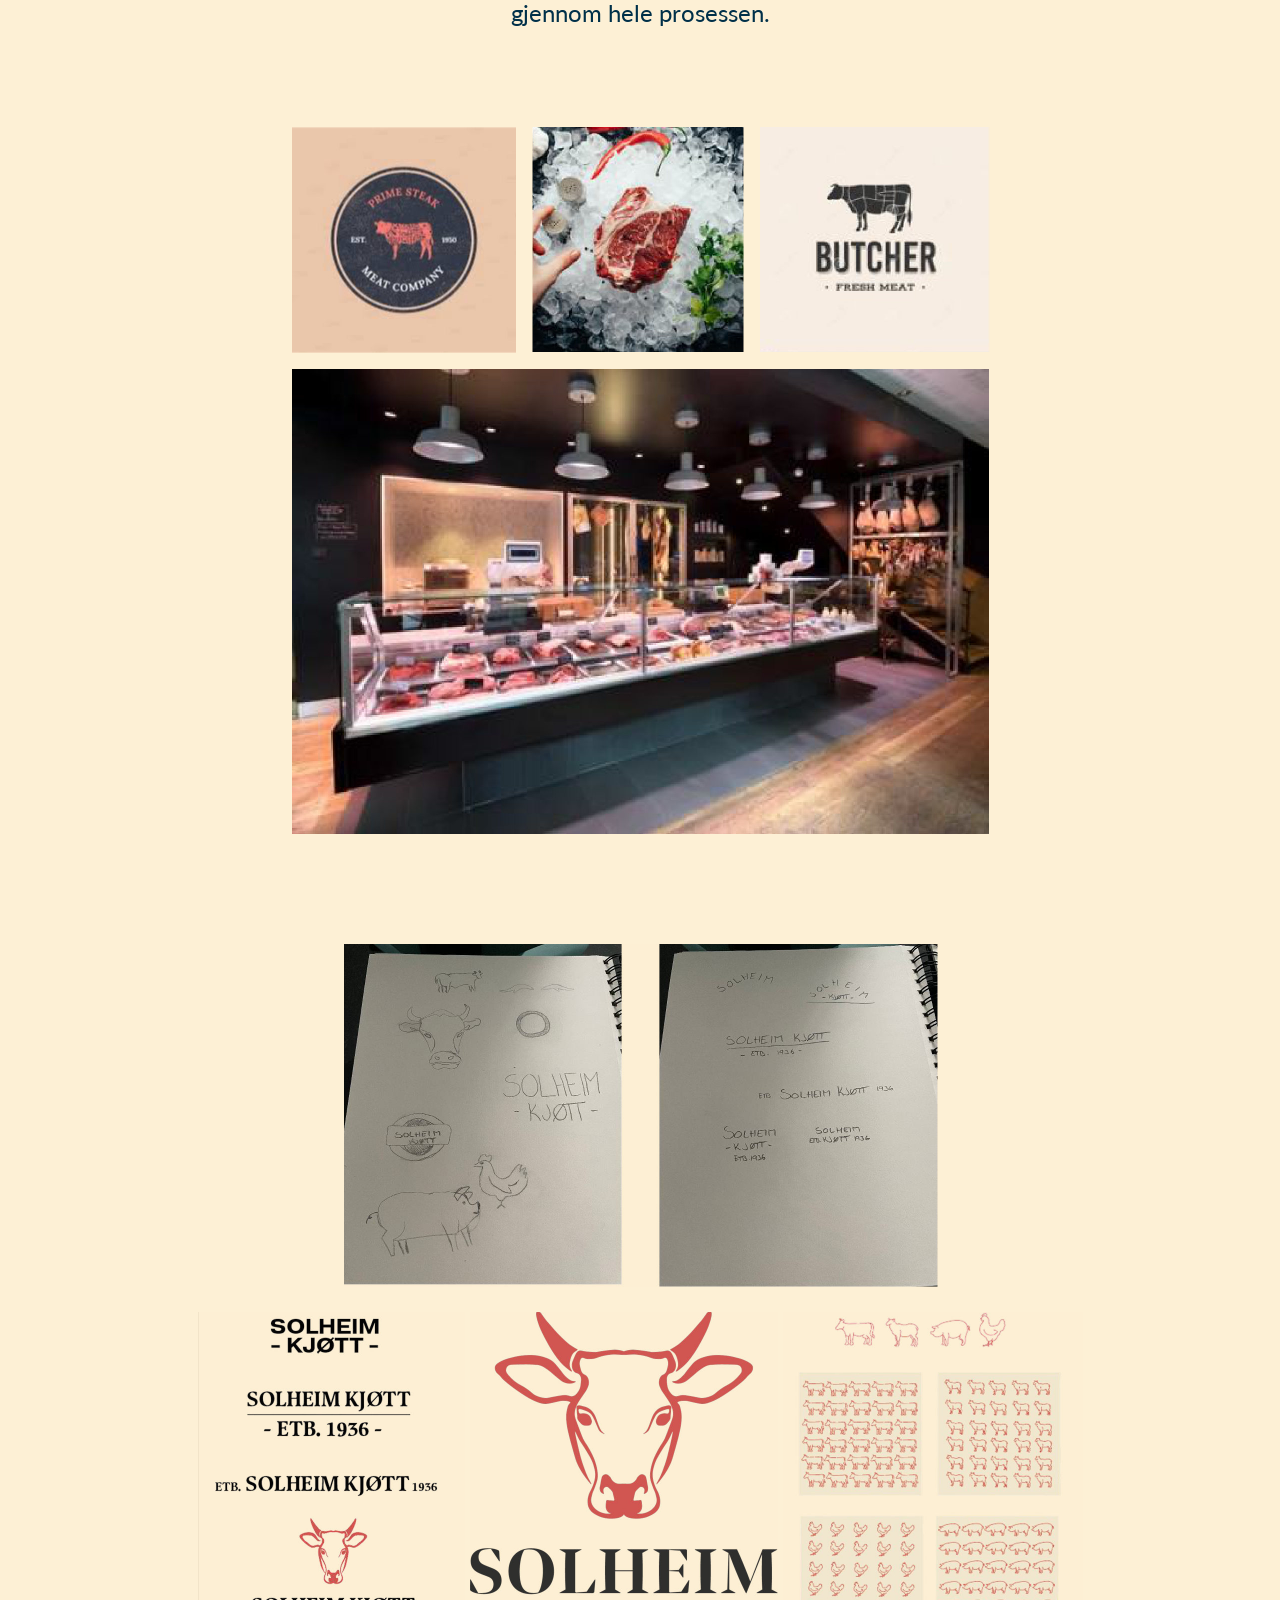
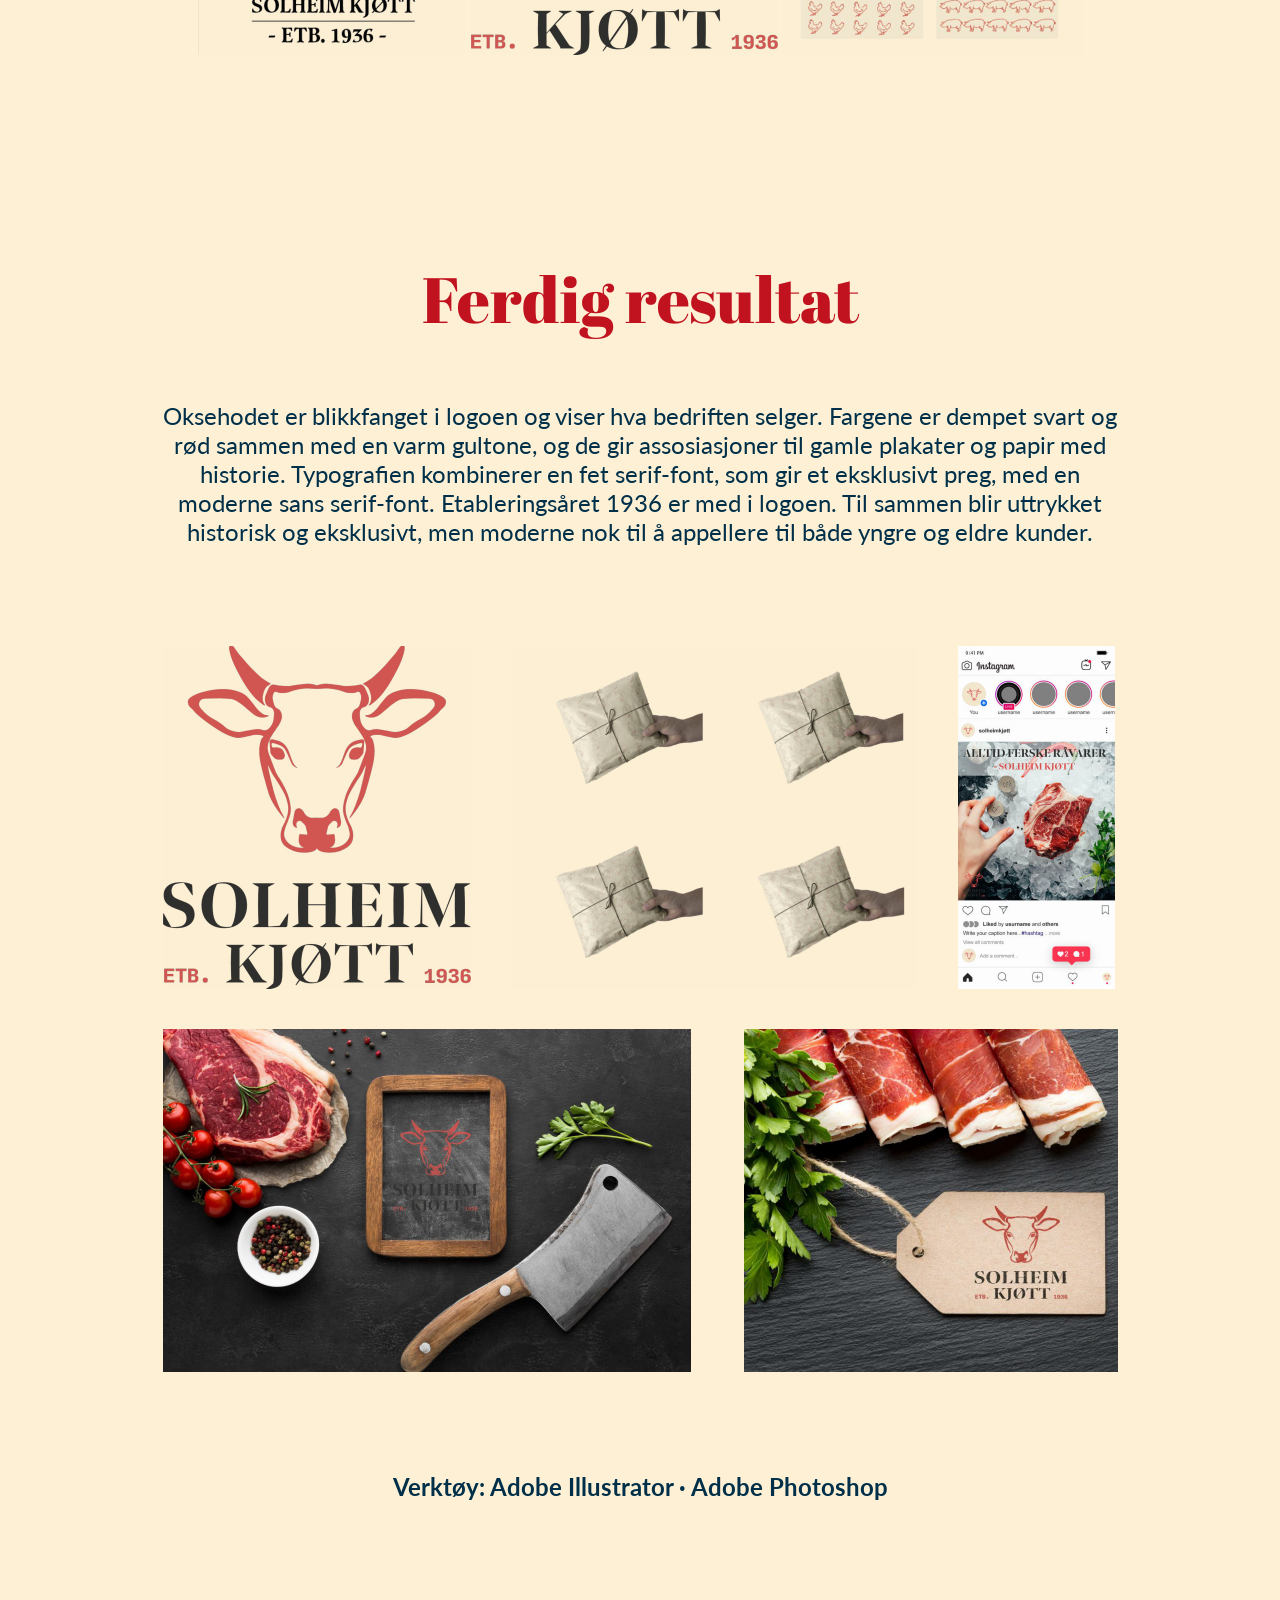
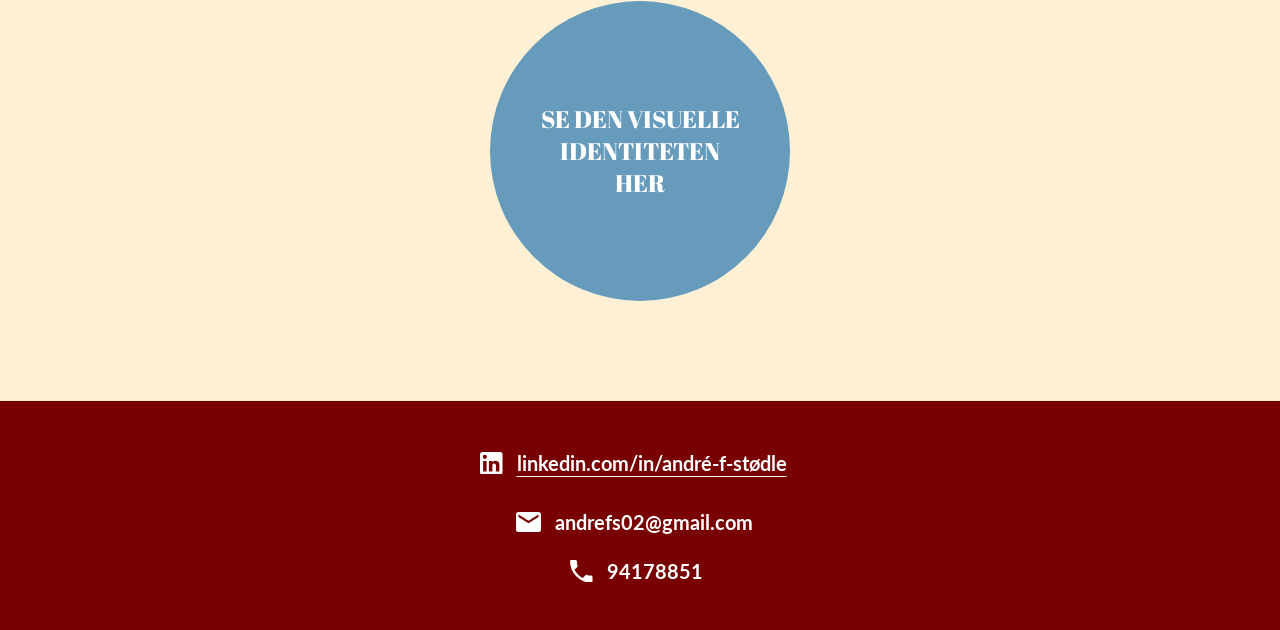
<file: solheim-kjott.html>
<!doctype html>
<html lang="nb">
<head>
<meta charset="utf-8">
<meta name="viewport" content="width=device-width, initial-scale=1">
<title>Solheim Kjøtt – André Fivelsdal Stødle</title>
<meta name="description" content="Visuell identitet for Solheim Kjøtt, en av Bergens eldste kjøttforretninger.">
<link rel="preconnect" href="https://fonts.googleapis.com">
<link rel="preconnect" href="https://fonts.gstatic.com" crossorigin>
<link href="https://fonts.googleapis.com/css2?family=Abril+Fatface&family=Lato:wght@400;700&display=swap" rel="stylesheet">
<link rel="stylesheet" href="style.css">
</head>
<body>
<section class="sec top case-hero" style="--h:832"><div class="clip"><div class="deco case" aria-hidden="true"><svg viewBox="944 603 336 229" style="overflow:hidden"><circle cx="1117" cy="728" r="125" fill="#669bbc" class="s-circ"/><polygon points="1045.4,690.3 1184.4,746.4 1083.2,997.1 944.2,941.0" fill="#780000" class="s-dark"/><polygon points="1280.2,739.3 1322.3,883.0 1034.4,967.6 992.2,823.9" fill="#c1121f" class="s-red"/><circle cx="1109" cy="767" r="86.5" fill="none" stroke="#fdf0d5" stroke-width="3"/><text x="1109" y="764" text-anchor="middle">FORM · FARGE</text><text x="1109" y="783" text-anchor="middle">FUNKSJON</text></svg></div></div><div class="wrap"><div class="hdr"><a class="a brand navy" href="hjem.html" style="--x:75;--y:46;--w:260">André Fivelsdal Stødle</a><nav class="a nav navy" style="--x:1033;--y:51;--w:200" aria-label="Hovedmeny"><a href="hjem.html#om-meg">Om meg</a><a href="hjem.html#portefolje">Portefølje</a></nav></div><a class="a back" href="hjem.html" style="--x:77;--y:148;--w:28" aria-label="Tilbake til porteføljen"><svg viewBox="0 0 28 28" aria-hidden="true"><path d="M27.72 12.11v3.5h-21l9.63 9.63-2.49 2.48L0 13.86 13.86 0l2.49 2.49-9.63 9.62h21Z"/></svg></a><h1 class="a txt c h64 red" style="--x:50;--y:272;--w:1180">Solheim Kjøtt</h1><p class="a txt c f24 navy" style="--x:50;--y:436;--w:1180">Solheim Kjøtt er en av Bergens eldste kjøttforretninger, etablert i 1936, og lager blant <br class="d">annet egne pølser, pålegg, spekemat og pinnekjøtt. Som en skoleoppgave redesignet jeg <br class="d">den visuelle identiteten deres. Prosjektet ble ikke laget på oppdrag fra bedriften.</p></div></section>
<section class="sec " style="--h:433"><div class="wrap"><h2 class="a txt c h64 red" style="--x:50;--y:104;--w:1180">Utgangspunkt</h2><p class="a txt c f24 navy" style="--x:50;--y:246;--w:1180">Den nye profilen skulle ta vare på historien, men samtidig nå ut til en yngre målgruppe fra 25 <br class="d">år og oppover som er opptatt av god kvalitet på kjøtt og råvarer. Prosjektet var en <br class="d">skoleoppgave i grafisk design på videregående og ble ikke laget på oppdrag fra Solheim Kjøtt.</p></div></section>
<section class="sec " style="--h:2090"><div class="wrap"><h2 class="a txt c h64 red" style="--x:50;--y:104;--w:1180">Prosess</h2><p class="a txt c f24 navy" style="--x:50;--y:246;--w:1180">Jeg startet med inspirasjon og håndtegnede skisser og jobbet videre med de beste ideene <br class="d">digitalt. Underveis laget jeg en persona, Jonas på 28 år, som skal invitere venner på grillfest <br class="d">og er glad i god mat og drikke. Personaen jeg lagde hjalp meg med å holde fokus på målgruppen <br class="d">gjennom hele prosessen.</p><div class="a cl" style="--x:292;--y:462;--w:698.0;--hh:707.0"><div style="--l:0.000%;--t:0.000%;--iw:32.092%;--ih:31.966%"><img src="img/sol-1.jpg" alt="Inspirasjon: logo" loading="lazy" decoding="async"></div><div style="--l:34.384%;--t:0.000%;--iw:30.372%;--ih:31.825%"><img src="img/sol-2.jpg" alt="Inspirasjon: kjøtt på is" loading="lazy" decoding="async"></div><div style="--l:67.049%;--t:0.000%;--iw:32.951%;--ih:31.825%"><img src="img/sol-3.jpg" alt="Inspirasjon: butcher-logo" loading="lazy" decoding="async"></div><div style="--l:0.000%;--t:34.229%;--iw:99.857%;--ih:65.771%"><img src="img/sol-4.jpg" alt="Inspirasjon: kjøttdisk" loading="lazy" decoding="async"></div></div><div class="a cl" style="--x:344;--y:1279;--w:594.0;--hh:343.0"><div style="--l:0.000%;--t:0.000%;--iw:100.000%;--ih:100.000%"><img src="img/sol-5.jpg" alt="Håndtegnede logoskisser" loading="lazy" decoding="async"></div></div><div class="a cl" style="--x:198;--y:1647;--w:885.0;--hh:343.0"><div style="--l:0.000%;--t:0.000%;--iw:30.169%;--ih:100.000%"><img src="img/sol-6.jpg" alt="Logovarianter" loading="lazy" decoding="async"></div><div style="--l:30.734%;--t:0.000%;--iw:34.802%;--ih:100.000%"><img src="img/sol-7.jpg" alt="Logo for Solheim Kjøtt" loading="lazy" decoding="async"></div><div style="--l:66.102%;--t:0.000%;--iw:33.898%;--ih:100.000%"><img src="img/sol-8.jpg" alt="Mønstre med dyreikoner" loading="lazy" decoding="async"></div></div></div></section>
<section class="sec " style="--h:1846"><div class="wrap"><h2 class="a txt c h64 red" style="--x:50;--y:104;--w:1180">Ferdig resultat</h2><p class="a txt c f24 navy" style="--x:50;--y:246;--w:1180">Oksehodet er blikkfanget i logoen og viser hva bedriften selger. Fargene er dempet svart og <br class="d">rød sammen med en varm gultone, og de gir assosiasjoner til gamle plakater og papir med <br class="d">historie. Typografien kombinerer en fet serif-font, som gir et eksklusivt preg, med en <br class="d">moderne sans serif-font. Etableringsåret 1936 er med i logoen. Til sammen blir uttrykket <br class="d">historisk og eksklusivt, men moderne nok til å appellere til både yngre og eldre kunder.</p><div class="a cl" style="--x:163;--y:491;--w:955.0;--hh:726.0"><div style="--l:0.000%;--t:0.000%;--iw:32.251%;--ih:47.245%"><img src="img/sol-9.jpg" alt="Ferdig logo" loading="lazy" decoding="async"></div><div style="--l:36.440%;--t:0.000%;--iw:42.618%;--ih:47.245%"><img src="img/sol-10.jpg" alt="Innpakning med logo" loading="lazy" decoding="async"></div><div style="--l:83.246%;--t:0.000%;--iw:16.440%;--ih:47.245%"><img src="img/sol-11.jpg" alt="Instagram-innlegg" loading="lazy" decoding="async"></div><div style="--l:0.000%;--t:52.755%;--iw:55.288%;--ih:47.245%"><img src="img/sol-12.jpg" alt="Tavle med logo" loading="lazy" decoding="async"></div><div style="--l:60.838%;--t:52.755%;--iw:39.162%;--ih:47.245%"><img src="img/sol-13.jpg" alt="Prislapp med logo" loading="lazy" decoding="async"></div></div><p class="a txt c f24 b navy" style="--x:50;--y:1317;--w:1180">Verktøy: Adobe Illustrator · Adobe Photoshop</p><a class="a circ btn" style="--x:490;--y:1446;--w:300" href="grafisk-profil.html"><span class="btn-t">SE DEN VISUELLE<br>IDENTITETEN<br>HER</span></a></div></section>
<footer class="sec foot" style="--h:229" id="kontakt"><div class="wrap"><div class="a fi" style="--x:480;--y:50;--w:330;gap:calc(14*var(--u))"><svg width="22.5" height="22.5" viewBox="0 0 22.5 22.5" style="width:calc(22.5*var(--u));height:calc(22.5*var(--u))" aria-hidden="true"><path d="M20 0a2.5 2.5 0 0 1 2.5 2.5V20a2.5 2.5 0 0 1-2.5 2.5H2.5A2.5 2.5 0 0 1 0 20V2.5A2.5 2.5 0 0 1 2.5 0H20m-.62 19.38v-6.63a4.08 4.08 0 0 0-4.08-4.07c-1.06 0-2.3.64-2.9 1.62V8.91H8.91v10.47h3.49v-6.17c0-.96.77-1.75 1.74-1.75a1.75 1.75 0 0 1 1.75 1.75v6.17h3.49M4.85 6.95a2.1 2.1 0 0 0 2.1-2.1c0-1.16-.94-2.11-2.1-2.11a2.11 2.11 0 0 0-2.11 2.11c0 1.16.95 2.1 2.11 2.1m1.74 12.43V8.91H3.12v10.47h3.47Z"/></svg><a href="https://www.linkedin.com/in/andré-f-stødle" target="_blank" rel="noopener">linkedin.com/in/andré-f-stødle</a></div><div class="a fi" style="--x:516;--y:109;--w:260;gap:calc(14*var(--u))"><svg width="25" height="20" viewBox="0 0 25 20" style="width:calc(25*var(--u));height:calc(20*var(--u))" aria-hidden="true"><path d="M22.5 5l-10 6.25L2.5 5V2.5l10 6.25 10-6.25m0-2.5h-20A2.5 2.5 0 0 0 0 2.5v15A2.5 2.5 0 0 0 2.5 20h20a2.5 2.5 0 0 0 2.5-2.5v-15C25 1.11 23.88 0 22.5 0Z"/></svg><span>andrefs02@gmail.com</span></div><div class="a fi" style="--x:570;--y:158;--w:200;gap:calc(14*var(--u))"><svg width="22.5" height="22.5" viewBox="0 0 22.5 22.5" style="width:calc(22.5*var(--u));height:calc(22.5*var(--u))" aria-hidden="true"><path d="M4.53 9.74a18.9 18.9 0 0 0 8.23 8.24l2.75-2.75c.35-.35.84-.46 1.28-.32 1.4.47 2.9.71 4.46.71A1.25 1.25 0 0 1 22.5 16.88v4.37a1.25 1.25 0 0 1-1.25 1.25A21.25 21.25 0 0 1 0 1.25 1.25 1.25 0 0 1 1.25 0h4.37a1.25 1.25 0 0 1 1.26 1.25c0 1.56.24 3.06.71 4.46.13.44.03.93-.31 1.28L4.53 9.74Z"/></svg><span>94178851</span></div></div></footer>
<script src="nav.js"></script>
</body>
</html>
</file>
<file: style.css>
/* Design is a 1280px wide Figma frame. 1 design px = --u.
   ≥820px: the frame scales so one 1280×832 frame fits the browser window (as in Figma on a MacBook Air):
   limited by width, and by height (never below 0.85×), capped at 1.5×.
   <820px: mobile flow layout. */
:root{
  --cream:#fdf0d5; --navy:#003049; --red:#c1121f; --maroon:#780000; --blue:#669bbc; --white:#fff;
  --u:min(1.5px, calc(100vw / 1280), max(0.85px, calc(100vh / 832)));
  --serif:'Abril Fatface', Georgia, serif;
  --sans:'Lato', system-ui, -apple-system, 'Segoe UI', sans-serif;
  color-scheme: light;
}
@supports (width:1cqw){
  :root{--u:min(1.5px, calc(100cqw / 1280), max(0.85px, calc(100svh / 832)))}
  body{container-type:inline-size}
}
*{box-sizing:border-box;margin:0;padding:0}
html{scroll-behavior:smooth;-webkit-text-size-adjust:100%;text-size-adjust:100%}
body{background:var(--cream);color:var(--navy);font-family:var(--sans);overflow-x:hidden;-webkit-font-smoothing:antialiased}
img{display:block;max-width:none}
a{color:inherit;text-decoration:none}

/* ---------- sections ---------- */
.sec{position:relative;height:calc(var(--h)*var(--u));background:var(--bg,var(--cream))}
.sec.blue{--bg:var(--blue)}
.sec.foot{--bg:var(--maroon)}
.wrap{position:relative;width:calc(1280*var(--u));height:100%;margin:0 auto}
.clip{position:absolute;inset:0;overflow:hidden;pointer-events:none}

/* absolute placement in design px */
.a{position:absolute;left:calc(var(--x,0)*var(--u));top:calc(var(--y,0)*var(--u));width:calc(var(--w,1280)*var(--u))}
.c{text-align:center}

/* ---------- type ---------- */
.serif{font-family:var(--serif);font-weight:400}
.h96{font-family:var(--serif);font-size:calc(96*var(--u));line-height:calc(103*var(--u))}
.h64{font-family:var(--serif);font-size:calc(64*var(--u));line-height:calc(80*var(--u))}
.h48{font-family:var(--serif);font-size:calc(48*var(--u));line-height:calc(60*var(--u))}
.f24{font-size:calc(24*var(--u));line-height:calc(29*var(--u))}
.f20{font-size:calc(20*var(--u));line-height:calc(24*var(--u))}
.f16{font-size:calc(16*var(--u));line-height:calc(19*var(--u))}
.b{font-weight:700}
.red{color:var(--red)} .navy{color:var(--navy)} .cr{color:var(--cream)} .wh{color:var(--white)}
p+p{margin-top:1.2em}
h1,h2,h3{font-weight:400}

/* ---------- header ---------- */
.brand{font-family:var(--serif);font-size:calc(24*var(--u));line-height:calc(30*var(--u));white-space:nowrap}
.nav{display:flex;gap:calc(52*var(--u));font-weight:700;font-size:calc(16*var(--u));line-height:calc(20*var(--u));white-space:nowrap}
.nav a:hover,.brand:hover{color:var(--red)}
.back{width:calc(28*var(--u));height:calc(28*var(--u));display:block}
.back svg{width:100%;height:100%;fill:var(--navy)}
.back:hover svg{fill:var(--red)}

/* ---------- hero ---------- */
.rule{height:calc(1*var(--u));background:var(--navy)}
.deco{position:absolute}
.deco.case{right:0;bottom:0;width:calc(336*var(--u))}
.deco svg{display:block;width:100%;height:auto;overflow:visible}
.deco text{font-family:var(--sans);font-weight:700;font-size:16px;fill:var(--cream)}

/* hover on the start page: the two blocks and the circle slide apart */
.deco.hero .s-circ,.deco.hero .s-dark,.deco.hero .s-red{transition:transform .6s cubic-bezier(.2,.8,.2,1)}
.deco.hero:hover .s-circ{transform:translate(-10px,-16px)}
.deco.hero:hover .s-dark{transform:translate(-22px,10px) rotate(-2deg)}
.deco.hero:hover .s-red{transform:translate(20px,14px) rotate(2deg)}
.deco.hero .s-dark,.deco.hero .s-red{transform-box:fill-box;transform-origin:50% 50%}
@media (prefers-reduced-motion:reduce){.deco.hero .s-circ,.deco.hero .s-dark,.deco.hero .s-red{transition:none}}

/* ---------- section bumps (half circles across section edges) ---------- */
.bump{position:absolute;width:calc(200*var(--u));height:calc(100*var(--u));left:calc(var(--x)*var(--u) - 100*var(--u));z-index:2}
.bump.up{top:calc(-100*var(--u));border-radius:calc(100*var(--u)) calc(100*var(--u)) 0 0;background:var(--bg,var(--cream))}
.bump.down{top:0;border-radius:0 0 calc(100*var(--u)) calc(100*var(--u))}
.bump.down.blue{background:var(--blue)} .bump.down.cream{background:var(--cream)}

/* ---------- images ---------- */
.cl{aspect-ratio:var(--w)/var(--hh)}
.cl>*{position:absolute;left:var(--l);top:var(--t);width:var(--iw);height:var(--ih)}
.cl img{width:100%;height:100%;object-fit:cover}
.cl a img{transition:transform .25s ease}
.cl a:hover img{transform:translateY(calc(-4*var(--u)))}

/* ---------- circles ---------- */
.circ{border-radius:50%;background:var(--blue);display:flex;align-items:center;justify-content:center;text-align:center;aspect-ratio:1}
a.circ{transition:transform .25s ease, background .25s ease}
a.circ:hover,a.circ.is-hover{transform:scale(1.04);background:#5a8fb1}
.btn-t{font-family:var(--serif);font-size:calc(24*var(--u));line-height:calc(32*var(--u));color:var(--white)}

/* ---------- portfolio list ---------- */
.row .more{display:inline-flex;align-items:center;gap:calc(15*var(--u));color:var(--red);font-weight:700}
.more svg{width:calc(16*var(--u));height:calc(16*var(--u));fill:var(--red);transition:transform .2s}
.row:hover .more svg{transform:translateX(calc(4*var(--u)))}

/* ---------- photo ---------- */
.photo{position:absolute;right:calc(-122*var(--u));top:calc(368*var(--u));width:calc(604*var(--u));height:calc(604*var(--u));border-radius:50%;overflow:hidden}
.photo img{position:absolute;left:calc(-32*var(--u));top:calc(-181*var(--u));width:calc(600*var(--u));height:calc(800*var(--u))}

/* ---------- graphic profile document ---------- */
.gp{padding:0 0 calc(140*var(--u))}
.gp-doc{width:calc(816*var(--u));margin:0 auto;background:#fff;box-shadow:0 calc(10*var(--u)) calc(40*var(--u)) rgba(0,48,73,.14)}
.gp-doc img{display:block;width:100%;height:auto}

/* ---------- footer ---------- */
.fi{display:flex;align-items:center;font-weight:700;font-size:calc(20*var(--u));line-height:calc(24*var(--u));color:var(--white);white-space:nowrap}
.fi svg{fill:var(--white);flex:none}
.fi a{text-decoration:underline;text-decoration-thickness:calc(1*var(--u));text-underline-offset:calc(5*var(--u))}
.fi a:hover,.fi a.is-hover{color:var(--cream);opacity:.85}

/* inside the presentation mockup: no visible scrollbar, like macOS */
html.in-mockup{scrollbar-width:none}
html.in-mockup::-webkit-scrollbar{display:none}

a:focus-visible{outline:2px solid var(--red);outline-offset:4px;border-radius:4px}

/* =================== MOBILE =================== */
@media (max-width:819px){
  :root{--u:0.5px}
  br.d{display:none}
  .sec{height:auto !important;padding:56px 20px}
  .wrap{width:100%;max-width:560px;height:auto;display:flex;flex-direction:column}
  .a{position:relative;left:auto;top:auto;width:auto;margin-top:22px}
  .wrap>.a:first-child{margin-top:0}
  .h96{font-size:clamp(46px,14vw,64px);line-height:1.07}
  .h64{font-size:clamp(36px,10.5vw,46px);line-height:1.2}
  .h48{font-size:34px;line-height:1.2}
  .f24{font-size:18px;line-height:1.4}
  .f20{font-size:17px;line-height:1.4}
  .f16{font-size:14px;line-height:1.3}
  .txt.c{text-align:center}

  /* header */
  .sec.top{padding-top:22px}
  .hdr{display:flex;align-items:center;justify-content:space-between;gap:12px;flex-wrap:wrap}
  .hdr .a{margin:0}
  .brand{font-size:19px;line-height:1.3}
  .nav{gap:18px;font-size:14px;line-height:1.3}
  .back{width:26px;height:26px;margin-top:30px}

  /* hero */
  .eyebrow-row{display:flex;align-items:center;gap:14px;margin-top:56px}
  .eyebrow-row .a{margin:0}
  .rule{width:40px;flex:none;height:1px}
  .hero-p{margin-top:26px}
  .deco{position:relative;left:auto;top:auto;margin:40px auto 0;width:min(86%,340px)}
  .deco.case{position:absolute;right:0;bottom:0;width:190px;margin:0}
  .sec.case-hero{padding-bottom:150px}

  /* bumps */
  .bump{width:100px;height:50px;left:30px}
  .bump.up{top:-50px;border-radius:50px 50px 0 0}
  .bump.down{border-radius:0 0 50px 50px}
  .bump.r{left:130px}

  /* images */
  .cl{width:100%;max-width:calc(var(--w)*1px);margin-left:auto;margin-right:auto;margin-top:30px}
  .cl a:hover img{transform:none}

  /* circles */
  .circ{width:min(100%,400px);margin:36px auto 0;padding:13%}
  .circ.long{padding:11%}
  .circ.long .f20{font-size:15px;line-height:1.35}
  .circ .f24{font-size:17px;line-height:1.35}
  .circ.btn{width:210px;padding:0}
  .btn-t{font-size:21px;line-height:1.3}

  /* front page */
  .sec.about{padding-bottom:0}
  .about .txt{margin-top:24px}
  .photo-m{position:relative;height:300px;margin:28px -20px 0;overflow:hidden}
  .photo{right:-70px;top:auto;bottom:-40px;width:330px;height:330px}
  .photo img{left:-17.5px;top:-99px;width:327px;height:436px}
  .row{display:flex;flex-direction:column;margin-top:56px !important}
  .row .cl{margin-top:22px}
  .row .a{margin-top:12px}
  .row .h48{margin-top:0}
  .more svg{width:15px;height:15px}
  .row .more{gap:10px}

  /* graphic profile */
  .gp{padding:0 16px 56px}
  .gp-doc{width:100%;max-width:816px}

  /* footer */
  .sec.foot{padding:44px 20px}
  .foot .wrap{align-items:center;gap:20px}
  .foot .a{margin:0}
  .fi{font-size:16px;line-height:1.3;gap:12px !important;white-space:normal}
  .fi svg{transform:scale(.85)}
  .fi a{text-underline-offset:4px}
}
</file>
